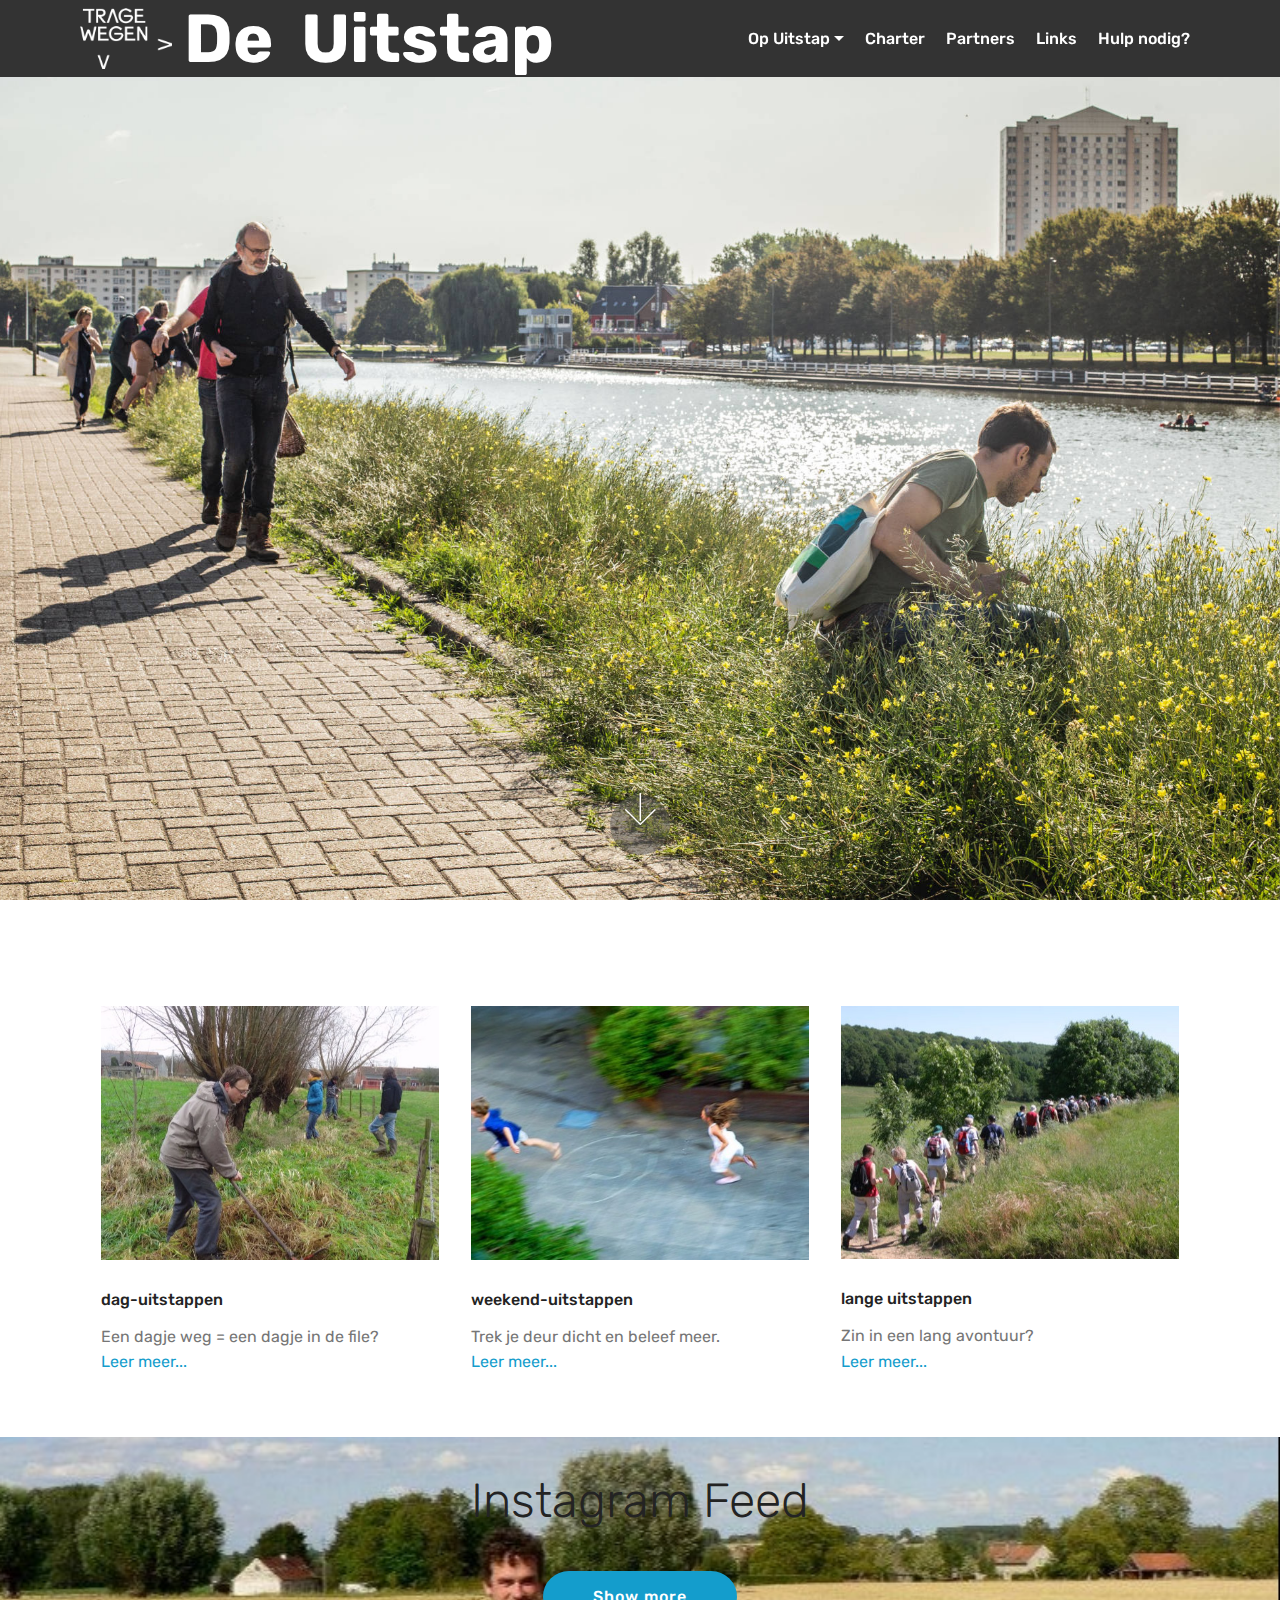
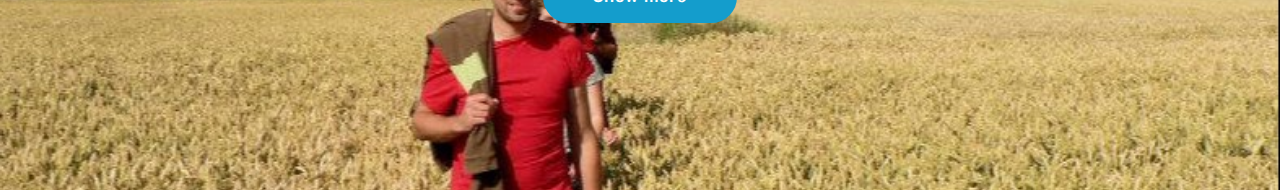
<file: index.html>
<!DOCTYPE html>
<html  >
<head>
  <!-- Site made with Mobirise Website Builder v4.11.6, https://mobirise.com -->
  <meta charset="UTF-8">
  <meta http-equiv="X-UA-Compatible" content="IE=edge">
  <meta name="generator" content="Mobirise v4.11.6, mobirise.com">
  <meta name="viewport" content="width=device-width, initial-scale=1, minimum-scale=1">
  <link rel="shortcut icon" href="assets/images/logometpijltjes-wit-1-122x81.png" type="image/x-icon">
  <meta name="description" content="">
  
  <title>Home</title>
  <link rel="stylesheet" href="assets/web/assets/mobirise-icons/mobirise-icons.css">
  <link rel="stylesheet" href="assets/bootstrap/css/bootstrap.min.css">
  <link rel="stylesheet" href="assets/bootstrap/css/bootstrap-grid.min.css">
  <link rel="stylesheet" href="assets/bootstrap/css/bootstrap-reboot.min.css">
  <link rel="stylesheet" href="assets/tether/tether.min.css">
  <link rel="stylesheet" href="assets/dropdown/css/style.css">
  <link rel="stylesheet" href="assets/style.css">
  <link rel="stylesheet" href="assets/slick.css">
  <link rel="stylesheet" href="assets/theme/css/style.css">
  <link rel="preload" as="style" href="assets/mobirise/css/mbr-additional.css"><link rel="stylesheet" href="assets/mobirise/css/mbr-additional.css" type="text/css">
  
  
  
</head>
<body>
  <section class="menu cid-qTkzRZLJNu" once="menu" id="menu1-0">

    

    <nav class="navbar navbar-expand beta-menu navbar-dropdown align-items-center navbar-fixed-top navbar-toggleable-sm">
        <button class="navbar-toggler navbar-toggler-right" type="button" data-toggle="collapse" data-target="#navbarSupportedContent" aria-controls="navbarSupportedContent" aria-expanded="false" aria-label="Toggle navigation">
            <div class="hamburger">
                <span></span>
                <span></span>
                <span></span>
                <span></span>
            </div>
        </button>
        <div class="menu-logo">
            <div class="navbar-brand">
                <span class="navbar-logo">
                    <a href="https://www.tragewegen.be">
                         <img src="assets/images/logometpijltjes-wit-1-122x81.png" alt="trage wegen" title="" style="height: 3.8rem;">
                    </a>
                </span>
                <span class="navbar-caption-wrap"><a class="navbar-caption text-white display-1" href="index.html">De &nbsp;Uitstap</a></span>
            </div>
        </div>
        <div class="collapse navbar-collapse" id="navbarSupportedContent">
            <ul class="navbar-nav nav-dropdown nav-right" data-app-modern-menu="true"><li class="nav-item dropdown">
                    <a class="nav-link link text-white dropdown-toggle display-4" href="page1.html" data-toggle="dropdown-submenu" aria-expanded="true">Op Uitstap</a><div class="dropdown-menu"><a class="text-white dropdown-item display-4" href="daguitstappen.html">dag-uitstappen</a><a class="text-white dropdown-item display-4" href="weekenduitstappen.html">weekend-uitstappen</a><a class="text-white dropdown-item display-4" href="langereuitstappen.html">langere-uitstappen</a></div>
                </li><li class="nav-item"><a class="nav-link link text-white display-4" href="charter.html">Charter</a></li><li class="nav-item"><a class="nav-link link text-white display-4" href="partners.html">Partners</a></li><li class="nav-item"><a class="nav-link link text-white display-4" href="links.html">
                        
                        Links</a></li><li class="nav-item"><a class="nav-link link text-white display-4" href="https://mobirise.com">
                        
                        Hulp nodig?</a></li></ul>
            
        </div>
    </nav>
</section>

<section class="engine"><a href="https://mobirise.info/e">make your own site</a></section><section class="cid-qTkA127IK8 mbr-fullscreen mbr-parallax-background" id="header2-1">

    

    

    <div class="container align-center">
        <div class="row justify-content-md-center">
            <div class="mbr-white col-md-10">
                
                
                
                
            </div>
        </div>
    </div>
    <div class="mbr-arrow hidden-sm-down" aria-hidden="true">
        <a href="#next">
            <i class="mbri-down mbr-iconfont"></i>
        </a>
    </div>
</section>

<section class="features2 cid-rKUZ1COiR4" id="features2-4">

    

    
    
    <div class="container">
        <div class="media-container-row">
            <div class="card p-3 col-12 col-md-6 col-lg-4">
                <div class="card-wrapper">
                    <div class="card-img">
                        <img src="assets/images/dsc06228-676x507.jpeg" alt="Mobirise" title="">
                    </div>
                    <div class="card-box">
                        <h4 class="card-title pb-3 mbr-fonts-style display-7">
                            dag-uitstappen</h4>
                        <p class="mbr-text mbr-fonts-style display-7">
                            Een dagje weg = een dagje in de file?<br><a href="daguitstappen.html">Leer meer...</a>
                        </p>
                    </div>
                </div>
            </div>

            <div class="card p-3 col-12 col-md-6 col-lg-4">
                <div class="card-wrapper">
                    <div class="card-img">
                        <img src="assets/images/binnenkadijk-1-676x450.jpeg" alt="Mobirise" title="">
                    </div>
                    <div class="card-box ">
                        <h4 class="card-title pb-3 mbr-fonts-style display-7">
                            weekend-uitstappen</h4>
                        <p class="mbr-text mbr-fonts-style display-7">Trek je deur dicht en beleef meer.<br><a href="weekenduitstappen.html">Leer meer...</a>
                        </p>
                    </div>
                </div>
            </div>

            <div class="card p-3 col-12 col-md-6 col-lg-4">
                <div class="card-wrapper">
                    <div class="card-img">
                        <img src="assets/images/img-7910-676x451.jpeg" alt="Mobirise" title="">
                    </div>
                    <div class="card-box">
                        <h4 class="card-title pb-3 mbr-fonts-style display-7">
                            lange uitstappen</h4>
                        <p class="mbr-text mbr-fonts-style display-7">
                            Zin in een lang avontuur?<br><a href="langereuitstappen.html">Leer meer...</a>
                        </p>
                    </div>
                </div>
            </div>

            
        </div>
    </div>
</section>

<section class="mbr-instagram-feed" data-rows="2" data-per-row-slider="" data-spacing="5" data-full-width="" data-token="" data-per-row-grid="6" id="instagram-feed-block-j" data-rv-view="183" style="background-image: url(assets/images/tw-klein441-787x590.jpeg); padding-top: 40px; padding-bottom: 160px;">
    
    <div class="container container_toggle">
        <div class="row">
            <div class="col">
                <div class="inst">
                    <h1 class="inst__title align-center mbr-fonts-style display-2">Instagram Feed</h1>
                    <div class="inst__content"></div>
                    <div class="inst__more mbr-section-btn align-center" buttons="0"><a class="btn btn-md btn-primary display-4" href="#">Show more</a></div>
                </div>
            </div>
        </div>
    </div>
</section>


  <script src="assets/web/assets/jquery/jquery.min.js"></script>
  <script src="assets/popper/popper.min.js"></script>
  <script src="assets/bootstrap/js/bootstrap.min.js"></script>
  <script src="assets/tether/tether.min.js"></script>
  <script src="assets/dropdown/js/nav-dropdown.js"></script>
  <script src="assets/dropdown/js/navbar-dropdown.js"></script>
  <script src="assets/touchswipe/jquery.touch-swipe.min.js"></script>
  <script src="assets/parallax/jarallax.min.js"></script>
  <script src="assets/smoothscroll/smooth-scroll.js"></script>
  <script src="assets/index.js"></script>
  <script src="assets/slick.min.js"></script>
  <script src="assets/theme/js/script.js"></script>
  
  
</body>
</html>
</file>
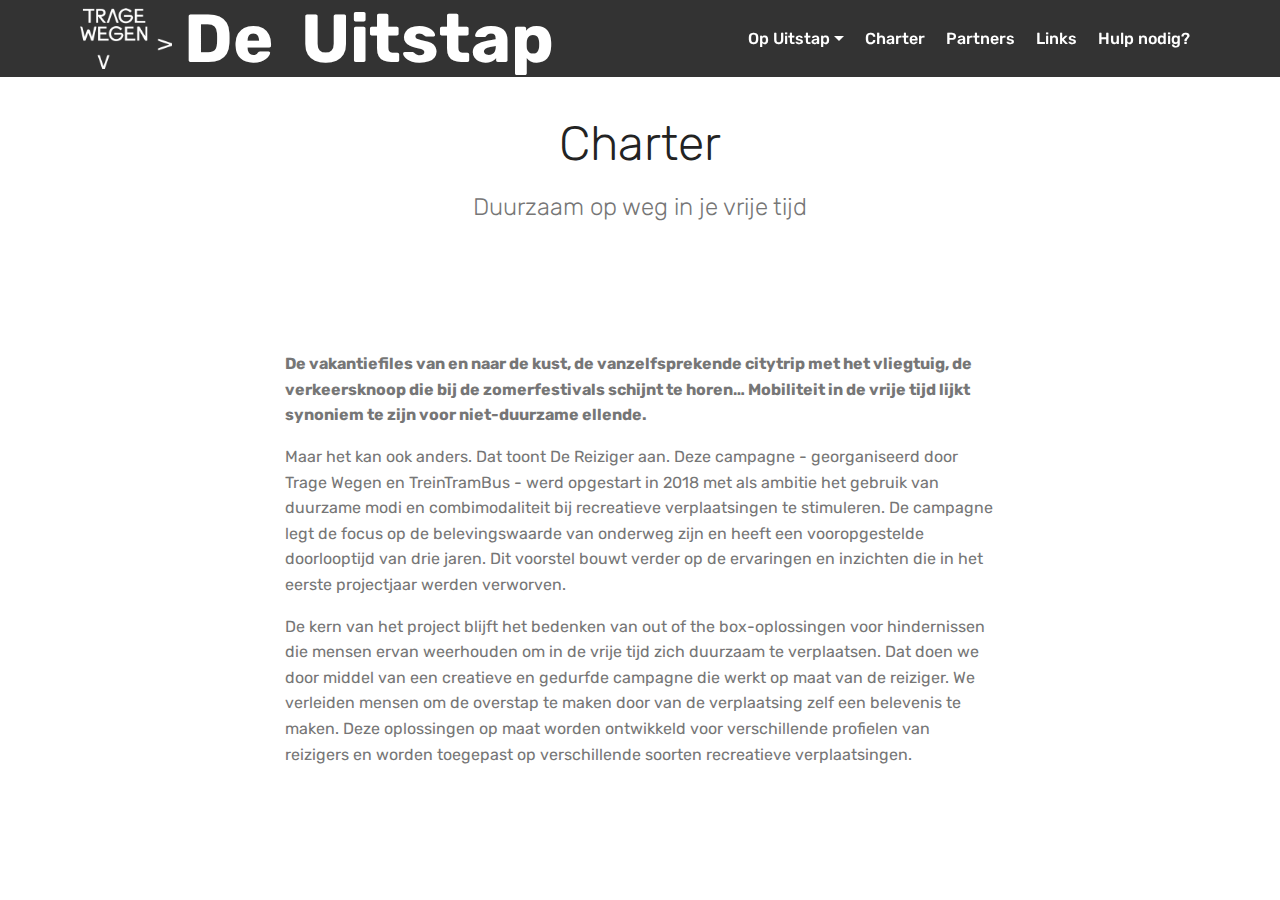
<file: charter.html>
<!DOCTYPE html>
<html  >
<head>
  <!-- Site made with Mobirise Website Builder v4.11.6, https://mobirise.com -->
  <meta charset="UTF-8">
  <meta http-equiv="X-UA-Compatible" content="IE=edge">
  <meta name="generator" content="Mobirise v4.11.6, mobirise.com">
  <meta name="viewport" content="width=device-width, initial-scale=1, minimum-scale=1">
  <link rel="shortcut icon" href="assets/images/logometpijltjes-wit-1-122x81.png" type="image/x-icon">
  <meta name="description" content="Site Creator Description">
  
  <title>charter</title>
  <link rel="stylesheet" href="assets/web/assets/mobirise-icons/mobirise-icons.css">
  <link rel="stylesheet" href="assets/bootstrap/css/bootstrap.min.css">
  <link rel="stylesheet" href="assets/bootstrap/css/bootstrap-grid.min.css">
  <link rel="stylesheet" href="assets/bootstrap/css/bootstrap-reboot.min.css">
  <link rel="stylesheet" href="assets/tether/tether.min.css">
  <link rel="stylesheet" href="assets/dropdown/css/style.css">
  <link rel="stylesheet" href="assets/theme/css/style.css">
  <link rel="preload" as="style" href="assets/mobirise/css/mbr-additional.css"><link rel="stylesheet" href="assets/mobirise/css/mbr-additional.css" type="text/css">
  
  
  
</head>
<body>
  <section class="menu cid-qTkzRZLJNu" once="menu" id="menu1-9">

    

    <nav class="navbar navbar-expand beta-menu navbar-dropdown align-items-center navbar-fixed-top navbar-toggleable-sm">
        <button class="navbar-toggler navbar-toggler-right" type="button" data-toggle="collapse" data-target="#navbarSupportedContent" aria-controls="navbarSupportedContent" aria-expanded="false" aria-label="Toggle navigation">
            <div class="hamburger">
                <span></span>
                <span></span>
                <span></span>
                <span></span>
            </div>
        </button>
        <div class="menu-logo">
            <div class="navbar-brand">
                <span class="navbar-logo">
                    <a href="https://www.tragewegen.be">
                         <img src="assets/images/logometpijltjes-wit-1-122x81.png" alt="trage wegen" title="" style="height: 3.8rem;">
                    </a>
                </span>
                <span class="navbar-caption-wrap"><a class="navbar-caption text-white display-1" href="index.html">De &nbsp;Uitstap</a></span>
            </div>
        </div>
        <div class="collapse navbar-collapse" id="navbarSupportedContent">
            <ul class="navbar-nav nav-dropdown nav-right" data-app-modern-menu="true"><li class="nav-item dropdown">
                    <a class="nav-link link text-white dropdown-toggle display-4" href="page1.html" data-toggle="dropdown-submenu" aria-expanded="true">Op Uitstap</a><div class="dropdown-menu"><a class="text-white dropdown-item display-4" href="daguitstappen.html">dag-uitstappen</a><a class="text-white dropdown-item display-4" href="weekenduitstappen.html">weekend-uitstappen</a><a class="text-white dropdown-item display-4" href="langereuitstappen.html">langere-uitstappen</a></div>
                </li><li class="nav-item"><a class="nav-link link text-white display-4" href="charter.html">Charter</a></li><li class="nav-item"><a class="nav-link link text-white display-4" href="partners.html">Partners</a></li><li class="nav-item"><a class="nav-link link text-white display-4" href="links.html">
                        
                        Links</a></li><li class="nav-item"><a class="nav-link link text-white display-4" href="https://mobirise.com">
                        
                        Hulp nodig?</a></li></ul>
            
        </div>
    </nav>
</section>

<section class="engine"><a href="https://mobirise.info/n">free simple website templates</a></section><section class="mbr-section content4 cid-rL084QBcSx" id="content4-s">

    

    <div class="container">
        <div class="media-container-row">
            <div class="title col-12 col-md-8">
                <h2 class="align-center pb-3 mbr-fonts-style display-2">
                    Charter</h2>
                <h3 class="mbr-section-subtitle align-center mbr-light mbr-fonts-style display-5">Duurzaam op weg in je vrije tijd</h3>
                
            </div>
        </div>
    </div>
</section>

<section class="mbr-section article content1 cid-rL08Bm33nG" id="content1-u">
    
     

    <div class="container">
        <div class="media-container-row">
            <div class="mbr-text col-12 mbr-fonts-style display-7 col-md-8"><p><strong>De vakantiefiles van en naar de kust, de vanzelfsprekende citytrip met het vliegtuig, de verkeersknoop die bij de zomerfestivals schijnt te horen… Mobiliteit in de vrije tijd lijkt synoniem te zijn voor niet-duurzame ellende.
</strong></p><p>Maar het kan ook anders. Dat toont De Reiziger aan. Deze campagne - georganiseerd door Trage Wegen en TreinTramBus - werd opgestart in 2018 met als ambitie het gebruik van duurzame modi en combimodaliteit bij recreatieve verplaatsingen te stimuleren. De campagne legt de focus op de belevingswaarde van onderweg zijn en heeft een vooropgestelde doorlooptijd van drie jaren. Dit voorstel bouwt verder op de ervaringen en inzichten die in het eerste projectjaar werden verworven. 
</p><p>
<span style="font-size: 1rem;">De kern van het project blijft het bedenken van out of the box-oplossingen voor hindernissen die mensen ervan weerhouden om in de vrije tijd zich duurzaam te verplaatsen. Dat doen we door middel van een creatieve en gedurfde campagne die werkt op maat van de reiziger. We verleiden mensen om de overstap te maken door van de verplaatsing zelf een belevenis te maken. Deze oplossingen op maat worden ontwikkeld voor verschillende profielen van reizigers en worden toegepast op verschillende soorten recreatieve verplaatsingen.&nbsp;</span></p></div>
        </div>
    </div>
</section>


  <script src="assets/web/assets/jquery/jquery.min.js"></script>
  <script src="assets/popper/popper.min.js"></script>
  <script src="assets/bootstrap/js/bootstrap.min.js"></script>
  <script src="assets/tether/tether.min.js"></script>
  <script src="assets/smoothscroll/smooth-scroll.js"></script>
  <script src="assets/dropdown/js/nav-dropdown.js"></script>
  <script src="assets/dropdown/js/navbar-dropdown.js"></script>
  <script src="assets/touchswipe/jquery.touch-swipe.min.js"></script>
  <script src="assets/theme/js/script.js"></script>
  
  
</body>
</html>
</file>
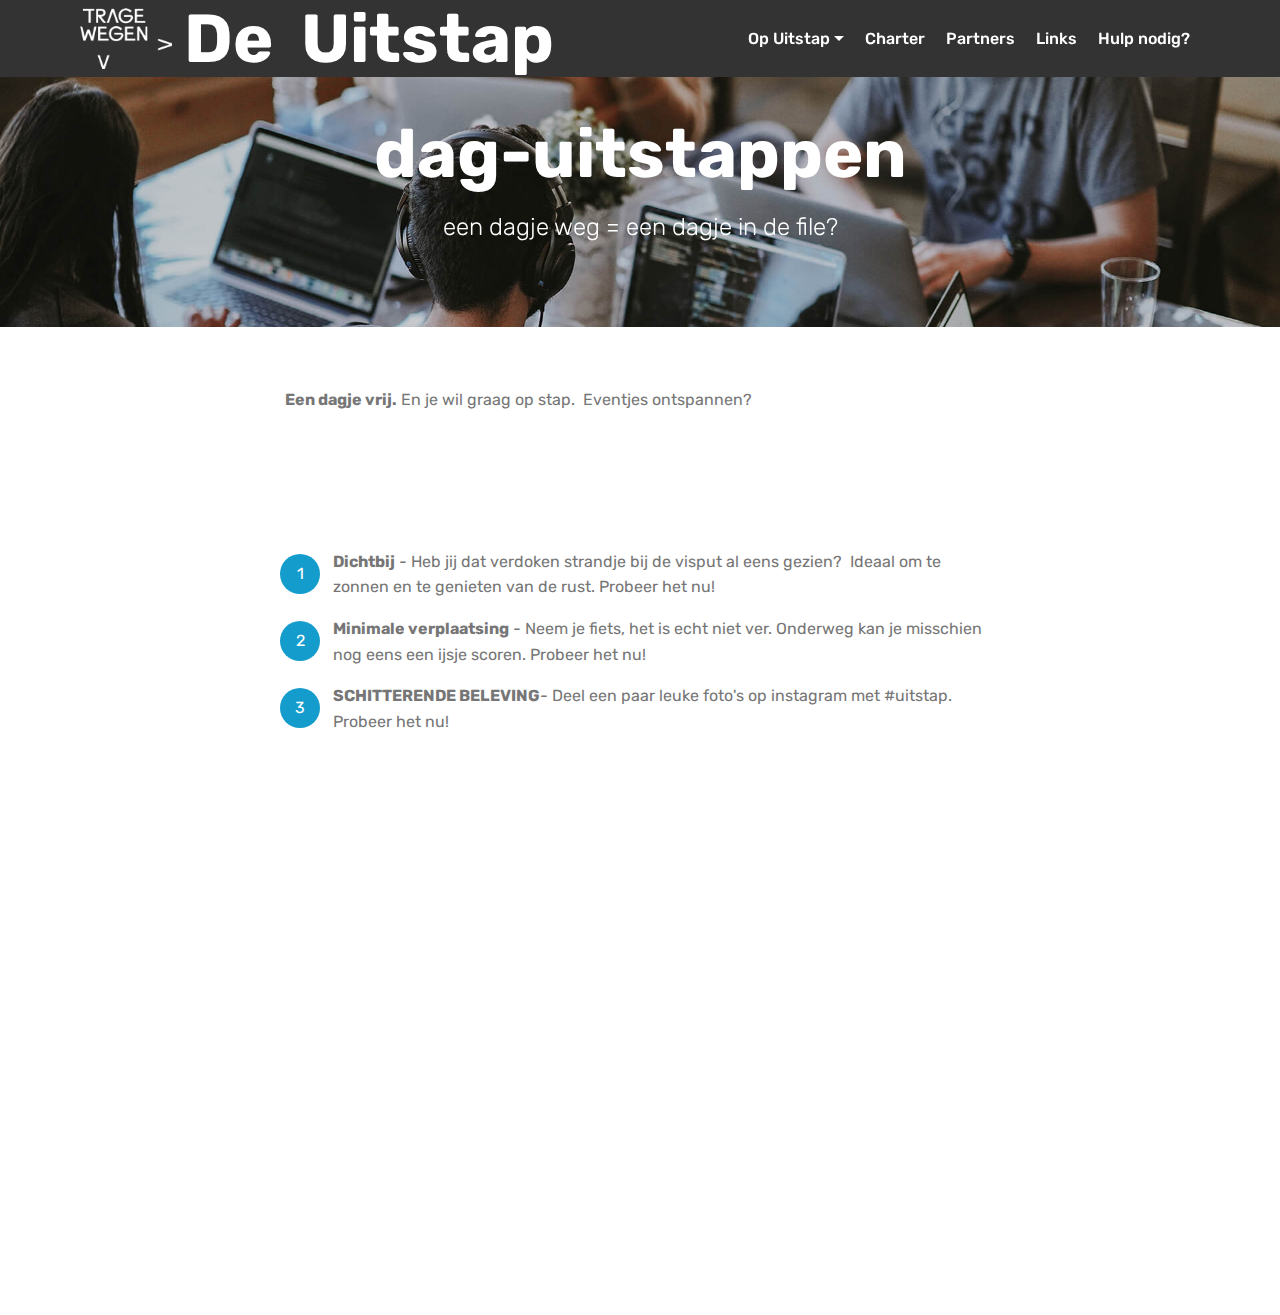
<file: daguitstappen.html>
<!DOCTYPE html>
<html  >
<head>
  <!-- Site made with Mobirise Website Builder v4.11.6, https://mobirise.com -->
  <meta charset="UTF-8">
  <meta http-equiv="X-UA-Compatible" content="IE=edge">
  <meta name="generator" content="Mobirise v4.11.6, mobirise.com">
  <meta name="viewport" content="width=device-width, initial-scale=1, minimum-scale=1">
  <link rel="shortcut icon" href="assets/images/logometpijltjes-wit-1-122x81.png" type="image/x-icon">
  <meta name="description" content="Website Generator Description">
  
  <title>daguitstappen</title>
  <link rel="stylesheet" href="assets/web/assets/mobirise-icons/mobirise-icons.css">
  <link rel="stylesheet" href="assets/bootstrap/css/bootstrap.min.css">
  <link rel="stylesheet" href="assets/bootstrap/css/bootstrap-grid.min.css">
  <link rel="stylesheet" href="assets/bootstrap/css/bootstrap-reboot.min.css">
  <link rel="stylesheet" href="assets/tether/tether.min.css">
  <link rel="stylesheet" href="assets/dropdown/css/style.css">
  <link rel="stylesheet" href="assets/theme/css/style.css">
  <link rel="preload" as="style" href="assets/mobirise/css/mbr-additional.css"><link rel="stylesheet" href="assets/mobirise/css/mbr-additional.css" type="text/css">
  
  
  
</head>
<body>
  <section class="menu cid-qTkzRZLJNu" once="menu" id="menu1-5">

    

    <nav class="navbar navbar-expand beta-menu navbar-dropdown align-items-center navbar-fixed-top navbar-toggleable-sm">
        <button class="navbar-toggler navbar-toggler-right" type="button" data-toggle="collapse" data-target="#navbarSupportedContent" aria-controls="navbarSupportedContent" aria-expanded="false" aria-label="Toggle navigation">
            <div class="hamburger">
                <span></span>
                <span></span>
                <span></span>
                <span></span>
            </div>
        </button>
        <div class="menu-logo">
            <div class="navbar-brand">
                <span class="navbar-logo">
                    <a href="https://www.tragewegen.be">
                         <img src="assets/images/logometpijltjes-wit-1-122x81.png" alt="trage wegen" title="" style="height: 3.8rem;">
                    </a>
                </span>
                <span class="navbar-caption-wrap"><a class="navbar-caption text-white display-1" href="index.html">De &nbsp;Uitstap</a></span>
            </div>
        </div>
        <div class="collapse navbar-collapse" id="navbarSupportedContent">
            <ul class="navbar-nav nav-dropdown nav-right" data-app-modern-menu="true"><li class="nav-item dropdown open">
                    <a class="nav-link link text-white dropdown-toggle display-4" href="page1.html" data-toggle="dropdown-submenu" aria-expanded="true">Op Uitstap</a><div class="dropdown-menu"><a class="text-white dropdown-item display-4" href="daguitstappen.html">dag-uitstappen</a><a class="text-white dropdown-item display-4" href="weekenduitstappen.html">weekend-uitstappen</a><a class="text-white dropdown-item display-4" href="langereuitstappen.html">langere-uitstappen</a></div>
                </li><li class="nav-item"><a class="nav-link link text-white display-4" href="charter.html">Charter</a></li><li class="nav-item"><a class="nav-link link text-white display-4" href="partners.html">Partners</a></li><li class="nav-item"><a class="nav-link link text-white display-4" href="links.html">
                        
                        Links</a></li><li class="nav-item"><a class="nav-link link text-white display-4" href="https://mobirise.com">
                        
                        Hulp nodig?</a></li></ul>
            
        </div>
    </nav>
</section>

<section class="engine"><a href="https://mobirise.info/w">html5 templates</a></section><section class="mbr-section content5 cid-rKV2sbfVD9 mbr-parallax-background" id="content5-b">

    

    

    <div class="container">
        <div class="media-container-row">
            <div class="title col-12 col-md-8">
                <h2 class="align-center mbr-bold mbr-white pb-3 mbr-fonts-style display-1">
                    dag-uitstappen</h2>
                <h3 class="mbr-section-subtitle align-center mbr-light mbr-white pb-3 mbr-fonts-style display-5">een dagje weg = een dagje in de file?</h3>
                
                
            </div>
        </div>
    </div>
</section>

<section class="mbr-section article content1 cid-rKV2E8pR6F" id="content1-c">
    
     

    <div class="container">
        <div class="media-container-row">
            <div class="mbr-text col-12 mbr-fonts-style display-7 col-md-8"><p>
                <strong> Een dagje vrij.</strong>&nbsp;En je wil graag op stap. &nbsp;Eventjes ontspannen?</p></div>
        </div>
    </div>
</section>

<section class="mbr-section article content11 cid-rKV387RUzR" id="content11-d">
     

    <div class="container">
        <div class="media-container-row">
            <div class="mbr-text counter-container col-12 col-md-8 mbr-fonts-style display-7">
                <ol>
                    <li><strong>Dichtbij</strong> - Heb jij dat verdoken strandje bij de visput al eens gezien? &nbsp;Ideaal om te zonnen en te genieten van de rust. Probeer het nu!</li>
                    <li><strong>Minimale verplaatsing</strong>&nbsp;- Neem je fiets, het is echt niet ver. Onderweg kan je misschien nog eens een ijsje scoren. Probeer het nu!</li>
                    <li><strong>SCHITTERENDE BELEVING</strong>- Deel een paar leuke foto's op instagram met #uitstap. Probeer het nu!</li>
                </ol>
            </div>
        </div>
    </div>
</section>

<section class="map2 cid-rKZVgj9tQA" id="map2-f">

    

    <div class="container">
        <div class="media-container-row">
            <div class="col-md-8">
                <div class="google-map"><iframe frameborder="0" style="border:0" src="https://qgiscloud.com/tragewegen/buurtwegopzoeken_qgiscloud/?" allowfullscreen=""></iframe></div>
        </div>
    </div>
</div></section>


  <script src="assets/web/assets/jquery/jquery.min.js"></script>
  <script src="assets/popper/popper.min.js"></script>
  <script src="assets/bootstrap/js/bootstrap.min.js"></script>
  <script src="assets/tether/tether.min.js"></script>
  <script src="assets/smoothscroll/smooth-scroll.js"></script>
  <script src="assets/dropdown/js/nav-dropdown.js"></script>
  <script src="assets/dropdown/js/navbar-dropdown.js"></script>
  <script src="assets/touchswipe/jquery.touch-swipe.min.js"></script>
  <script src="assets/parallax/jarallax.min.js"></script>
  <script src="assets/theme/js/script.js"></script>
  
  
</body>
</html>
</file>
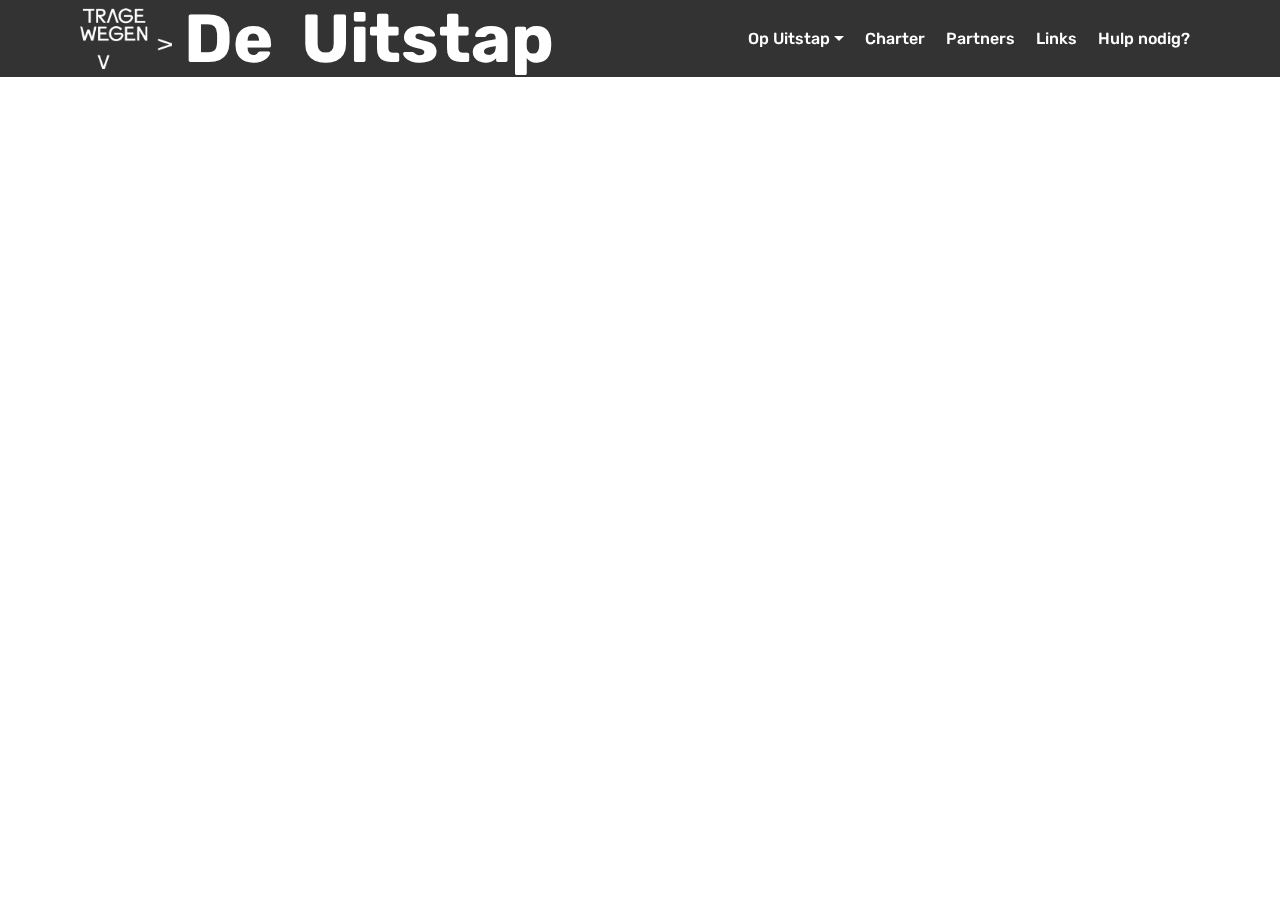
<file: langereuitstappen.html>
<!DOCTYPE html>
<html  >
<head>
  <!-- Site made with Mobirise Website Builder v4.11.6, https://mobirise.com -->
  <meta charset="UTF-8">
  <meta http-equiv="X-UA-Compatible" content="IE=edge">
  <meta name="generator" content="Mobirise v4.11.6, mobirise.com">
  <meta name="viewport" content="width=device-width, initial-scale=1, minimum-scale=1">
  <link rel="shortcut icon" href="assets/images/logometpijltjes-wit-1-122x81.png" type="image/x-icon">
  <meta name="description" content="Web Page Builder Description">
  
  <title>langereuitstappen</title>
  <link rel="stylesheet" href="assets/web/assets/mobirise-icons/mobirise-icons.css">
  <link rel="stylesheet" href="assets/bootstrap/css/bootstrap.min.css">
  <link rel="stylesheet" href="assets/bootstrap/css/bootstrap-grid.min.css">
  <link rel="stylesheet" href="assets/bootstrap/css/bootstrap-reboot.min.css">
  <link rel="stylesheet" href="assets/tether/tether.min.css">
  <link rel="stylesheet" href="assets/dropdown/css/style.css">
  <link rel="stylesheet" href="assets/theme/css/style.css">
  <link rel="preload" as="style" href="assets/mobirise/css/mbr-additional.css"><link rel="stylesheet" href="assets/mobirise/css/mbr-additional.css" type="text/css">
  
  
  
</head>
<body>
  <section class="menu cid-qTkzRZLJNu" once="menu" id="menu1-7">

    

    <nav class="navbar navbar-expand beta-menu navbar-dropdown align-items-center navbar-fixed-top navbar-toggleable-sm">
        <button class="navbar-toggler navbar-toggler-right" type="button" data-toggle="collapse" data-target="#navbarSupportedContent" aria-controls="navbarSupportedContent" aria-expanded="false" aria-label="Toggle navigation">
            <div class="hamburger">
                <span></span>
                <span></span>
                <span></span>
                <span></span>
            </div>
        </button>
        <div class="menu-logo">
            <div class="navbar-brand">
                <span class="navbar-logo">
                    <a href="https://www.tragewegen.be">
                         <img src="assets/images/logometpijltjes-wit-1-122x81.png" alt="trage wegen" title="" style="height: 3.8rem;">
                    </a>
                </span>
                <span class="navbar-caption-wrap"><a class="navbar-caption text-white display-1" href="index.html">De &nbsp;Uitstap</a></span>
            </div>
        </div>
        <div class="collapse navbar-collapse" id="navbarSupportedContent">
            <ul class="navbar-nav nav-dropdown nav-right" data-app-modern-menu="true"><li class="nav-item dropdown open">
                    <a class="nav-link link text-white dropdown-toggle display-4" href="page1.html" data-toggle="dropdown-submenu" aria-expanded="true">Op Uitstap</a><div class="dropdown-menu"><a class="text-white dropdown-item display-4" href="daguitstappen.html">dag-uitstappen</a><a class="text-white dropdown-item display-4" href="weekenduitstappen.html">weekend-uitstappen</a><a class="text-white dropdown-item display-4" href="langereuitstappen.html">langere-uitstappen</a></div>
                </li><li class="nav-item"><a class="nav-link link text-white display-4" href="charter.html">Charter</a></li><li class="nav-item"><a class="nav-link link text-white display-4" href="partners.html">Partners</a></li><li class="nav-item"><a class="nav-link link text-white display-4" href="links.html">
                        
                        Links</a></li><li class="nav-item"><a class="nav-link link text-white display-4" href="https://mobirise.com">
                        
                        Hulp nodig?</a></li></ul>
            
        </div>
    </nav>
</section>


  <section class="engine"><a href="https://mobirise.info/h">how to create a web page</a></section><script src="assets/web/assets/jquery/jquery.min.js"></script>
  <script src="assets/popper/popper.min.js"></script>
  <script src="assets/bootstrap/js/bootstrap.min.js"></script>
  <script src="assets/tether/tether.min.js"></script>
  <script src="assets/smoothscroll/smooth-scroll.js"></script>
  <script src="assets/dropdown/js/nav-dropdown.js"></script>
  <script src="assets/dropdown/js/navbar-dropdown.js"></script>
  <script src="assets/touchswipe/jquery.touch-swipe.min.js"></script>
  <script src="assets/theme/js/script.js"></script>
  
  
</body>
</html>
</file>
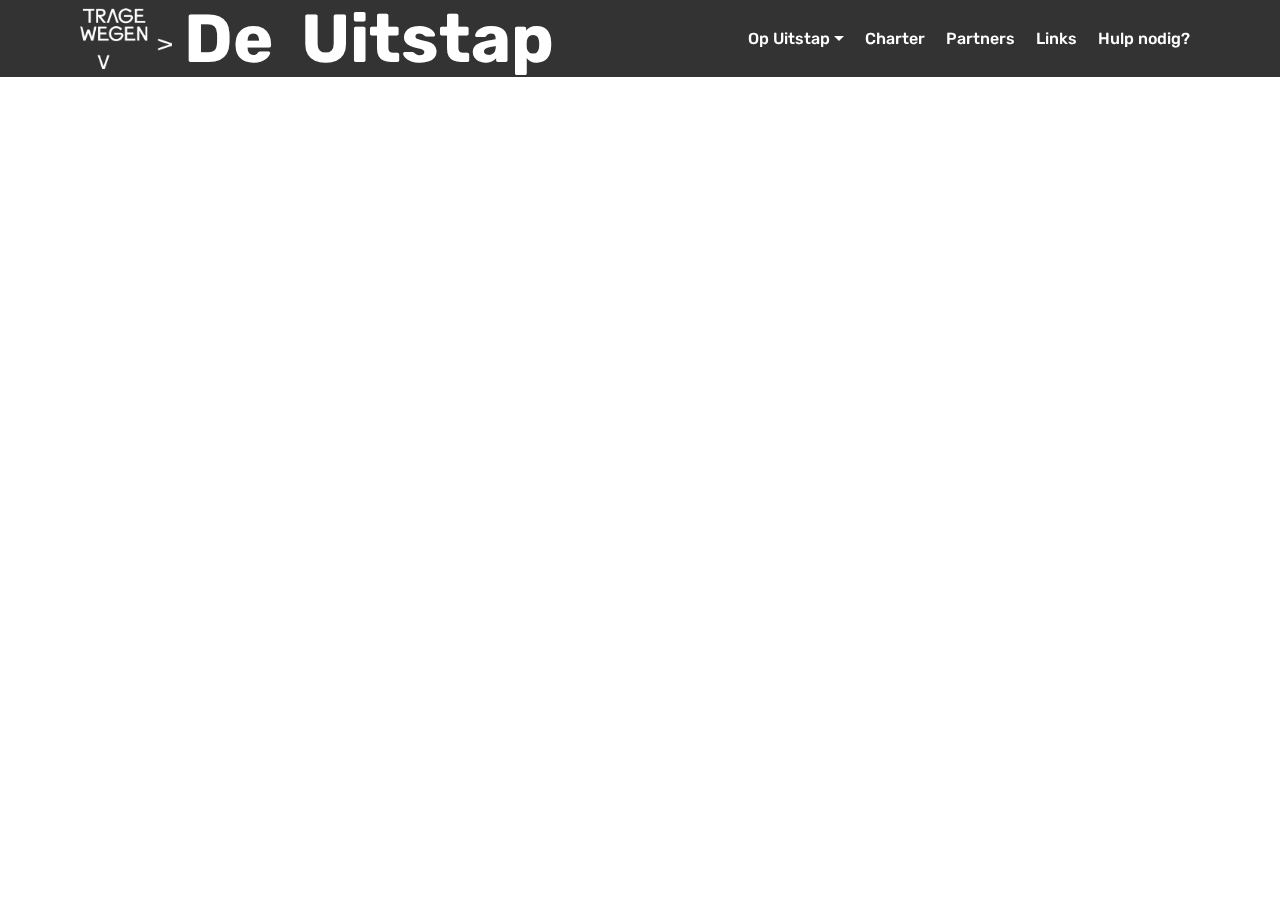
<file: links.html>
<!DOCTYPE html>
<html  >
<head>
  <!-- Site made with Mobirise Website Builder v4.11.6, https://mobirise.com -->
  <meta charset="UTF-8">
  <meta http-equiv="X-UA-Compatible" content="IE=edge">
  <meta name="generator" content="Mobirise v4.11.6, mobirise.com">
  <meta name="viewport" content="width=device-width, initial-scale=1, minimum-scale=1">
  <link rel="shortcut icon" href="assets/images/logometpijltjes-wit-1-122x81.png" type="image/x-icon">
  <meta name="description" content="Website Generator Description">
  
  <title>links</title>
  <link rel="stylesheet" href="assets/web/assets/mobirise-icons/mobirise-icons.css">
  <link rel="stylesheet" href="assets/bootstrap/css/bootstrap.min.css">
  <link rel="stylesheet" href="assets/bootstrap/css/bootstrap-grid.min.css">
  <link rel="stylesheet" href="assets/bootstrap/css/bootstrap-reboot.min.css">
  <link rel="stylesheet" href="assets/tether/tether.min.css">
  <link rel="stylesheet" href="assets/dropdown/css/style.css">
  <link rel="stylesheet" href="assets/theme/css/style.css">
  <link rel="preload" as="style" href="assets/mobirise/css/mbr-additional.css"><link rel="stylesheet" href="assets/mobirise/css/mbr-additional.css" type="text/css">
  
  
  
</head>
<body>
  <section class="menu cid-qTkzRZLJNu" once="menu" id="menu1-8">

    

    <nav class="navbar navbar-expand beta-menu navbar-dropdown align-items-center navbar-fixed-top navbar-toggleable-sm">
        <button class="navbar-toggler navbar-toggler-right" type="button" data-toggle="collapse" data-target="#navbarSupportedContent" aria-controls="navbarSupportedContent" aria-expanded="false" aria-label="Toggle navigation">
            <div class="hamburger">
                <span></span>
                <span></span>
                <span></span>
                <span></span>
            </div>
        </button>
        <div class="menu-logo">
            <div class="navbar-brand">
                <span class="navbar-logo">
                    <a href="https://www.tragewegen.be">
                         <img src="assets/images/logometpijltjes-wit-1-122x81.png" alt="trage wegen" title="" style="height: 3.8rem;">
                    </a>
                </span>
                <span class="navbar-caption-wrap"><a class="navbar-caption text-white display-1" href="index.html">De &nbsp;Uitstap</a></span>
            </div>
        </div>
        <div class="collapse navbar-collapse" id="navbarSupportedContent">
            <ul class="navbar-nav nav-dropdown nav-right" data-app-modern-menu="true"><li class="nav-item dropdown open">
                    <a class="nav-link link text-white dropdown-toggle display-4" href="page1.html" data-toggle="dropdown-submenu" aria-expanded="true">Op Uitstap</a><div class="dropdown-menu"><a class="text-white dropdown-item display-4" href="daguitstappen.html">dag-uitstappen</a><a class="text-white dropdown-item display-4" href="weekenduitstappen.html">weekend-uitstappen</a><a class="text-white dropdown-item display-4" href="langereuitstappen.html">langere-uitstappen</a></div>
                </li><li class="nav-item"><a class="nav-link link text-white display-4" href="charter.html">Charter</a></li><li class="nav-item"><a class="nav-link link text-white display-4" href="partners.html">Partners</a></li><li class="nav-item"><a class="nav-link link text-white display-4" href="links.html">
                        
                        Links</a></li><li class="nav-item"><a class="nav-link link text-white display-4" href="https://mobirise.com">
                        
                        Hulp nodig?</a></li></ul>
            
        </div>
    </nav>
</section>


  <section class="engine"><a href="https://mobirise.info/w">html5 templates</a></section><script src="assets/web/assets/jquery/jquery.min.js"></script>
  <script src="assets/popper/popper.min.js"></script>
  <script src="assets/bootstrap/js/bootstrap.min.js"></script>
  <script src="assets/tether/tether.min.js"></script>
  <script src="assets/smoothscroll/smooth-scroll.js"></script>
  <script src="assets/dropdown/js/nav-dropdown.js"></script>
  <script src="assets/dropdown/js/navbar-dropdown.js"></script>
  <script src="assets/touchswipe/jquery.touch-swipe.min.js"></script>
  <script src="assets/theme/js/script.js"></script>
  
  
</body>
</html>
</file>
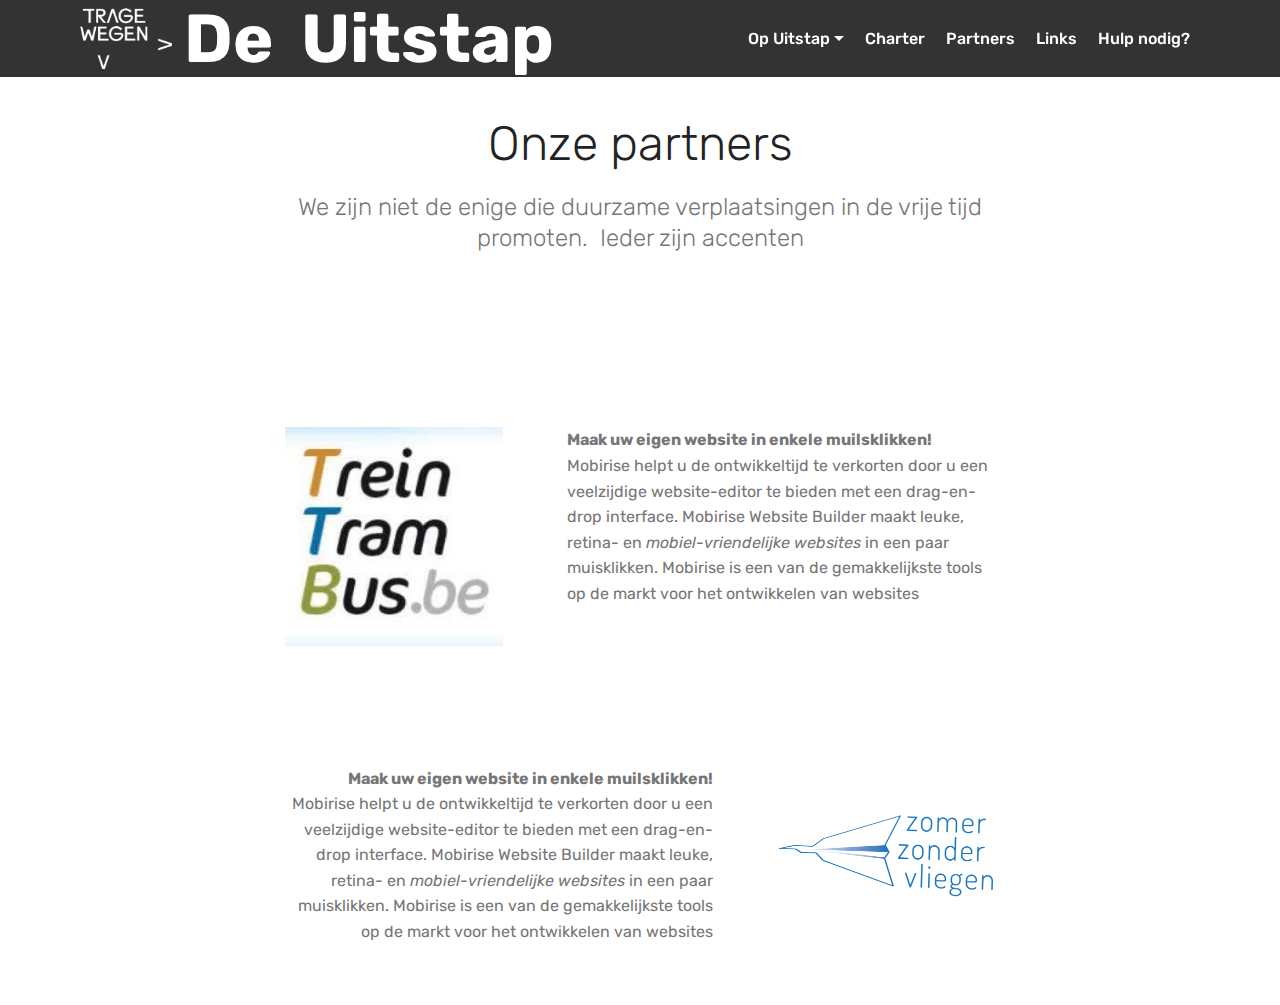
<file: partners.html>
<!DOCTYPE html>
<html  >
<head>
  <!-- Site made with Mobirise Website Builder v4.11.6, https://mobirise.com -->
  <meta charset="UTF-8">
  <meta http-equiv="X-UA-Compatible" content="IE=edge">
  <meta name="generator" content="Mobirise v4.11.6, mobirise.com">
  <meta name="viewport" content="width=device-width, initial-scale=1, minimum-scale=1">
  <link rel="shortcut icon" href="assets/images/logometpijltjes-wit-1-122x81.png" type="image/x-icon">
  <meta name="description" content="Website Builder Description">
  
  <title>partners</title>
  <link rel="stylesheet" href="assets/web/assets/mobirise-icons/mobirise-icons.css">
  <link rel="stylesheet" href="assets/bootstrap/css/bootstrap.min.css">
  <link rel="stylesheet" href="assets/bootstrap/css/bootstrap-grid.min.css">
  <link rel="stylesheet" href="assets/bootstrap/css/bootstrap-reboot.min.css">
  <link rel="stylesheet" href="assets/tether/tether.min.css">
  <link rel="stylesheet" href="assets/dropdown/css/style.css">
  <link rel="stylesheet" href="assets/theme/css/style.css">
  <link rel="preload" as="style" href="assets/mobirise/css/mbr-additional.css"><link rel="stylesheet" href="assets/mobirise/css/mbr-additional.css" type="text/css">
  
  
  
</head>
<body>
  <section class="menu cid-qTkzRZLJNu" once="menu" id="menu1-a">

    

    <nav class="navbar navbar-expand beta-menu navbar-dropdown align-items-center navbar-fixed-top navbar-toggleable-sm">
        <button class="navbar-toggler navbar-toggler-right" type="button" data-toggle="collapse" data-target="#navbarSupportedContent" aria-controls="navbarSupportedContent" aria-expanded="false" aria-label="Toggle navigation">
            <div class="hamburger">
                <span></span>
                <span></span>
                <span></span>
                <span></span>
            </div>
        </button>
        <div class="menu-logo">
            <div class="navbar-brand">
                <span class="navbar-logo">
                    <a href="https://www.tragewegen.be">
                         <img src="assets/images/logometpijltjes-wit-1-122x81.png" alt="trage wegen" title="" style="height: 3.8rem;">
                    </a>
                </span>
                <span class="navbar-caption-wrap"><a class="navbar-caption text-white display-1" href="index.html">De &nbsp;Uitstap</a></span>
            </div>
        </div>
        <div class="collapse navbar-collapse" id="navbarSupportedContent">
            <ul class="navbar-nav nav-dropdown nav-right" data-app-modern-menu="true"><li class="nav-item dropdown">
                    <a class="nav-link link text-white dropdown-toggle display-4" href="page1.html" data-toggle="dropdown-submenu" aria-expanded="true">Op Uitstap</a><div class="dropdown-menu"><a class="text-white dropdown-item display-4" href="daguitstappen.html">dag-uitstappen</a><a class="text-white dropdown-item display-4" href="weekenduitstappen.html">weekend-uitstappen</a><a class="text-white dropdown-item display-4" href="langereuitstappen.html">langere-uitstappen</a></div>
                </li><li class="nav-item"><a class="nav-link link text-white display-4" href="charter.html">Charter</a></li><li class="nav-item"><a class="nav-link link text-white display-4" href="partners.html">Partners</a></li><li class="nav-item"><a class="nav-link link text-white display-4" href="links.html">
                        
                        Links</a></li><li class="nav-item"><a class="nav-link link text-white display-4" href="https://mobirise.com">
                        
                        Hulp nodig?</a></li></ul>
            
        </div>
    </nav>
</section>

<section class="engine"><a href="https://mobirise.info/y">free html website templates</a></section><section class="mbr-section content4 cid-rL06twVpHA" id="content4-r">

    

    <div class="container">
        <div class="media-container-row">
            <div class="title col-12 col-md-8">
                <h2 class="align-center pb-3 mbr-fonts-style display-2">
                    Onze partners</h2>
                <h3 class="mbr-section-subtitle align-center mbr-light mbr-fonts-style display-5">
                    We zijn niet de enige die duurzame verplaatsingen in de vrije tijd promoten. &nbsp;Ieder zijn accenten</h3>
                
            </div>
        </div>
    </div>
</section>

<section class="mbr-section content6 cid-rL06fKslS2" id="content6-q">
    
     
    
    <div class="container">
        <div class="media-container-row">
            <div class="col-12 col-md-8">
                <div class="media-container-row">
                    <div class="mbr-figure" style="width: 60%;">
                      <a href="http://www.treintrambus.be/index.php" target="_blank"><img src="assets/images/ttb-logo-240x240.jpg" alt="Mobirise" title=""></a>  
                    </div>
                    <div class="media-content">
                        <div class="mbr-section-text">
                            <p class="mbr-text mb-0 mbr-fonts-style display-7">
                               <strong>Maak uw eigen website in enkele muilsklikken!</strong> Mobirise helpt u de ontwikkeltijd te verkorten door u een veelzijdige website-editor te bieden met een drag-en-drop interface. Mobirise Website Builder maakt leuke, retina- en <em>mobiel-vriendelijke websites</em> in een paar muisklikken. Mobirise is een van de gemakkelijkste tools  op de markt voor het ontwikkelen van websites
                            </p>
                        </div>
                    </div>
                </div>
            </div>
        </div>
    </div>
</section>

<section class="mbr-section content7 cid-rL06ed2jKY" id="content7-p">
          
    

    <div class="container">
        <div class="media-container-row">
            <div class="col-12 col-md-8">
                <div class="media-container-row">
                    <div class="media-content">
                        <div class="mbr-section-text">
                            <p class="mbr-text align-right mb-0 mbr-fonts-style display-7">
                               <strong>Maak uw eigen website in enkele muilsklikken!</strong> Mobirise helpt u de ontwikkeltijd te verkorten door u een veelzijdige website-editor te bieden met een drag-en-drop interface. Mobirise Website Builder maakt leuke, retina- en <em>mobiel-vriendelijke websites</em> in een paar muisklikken. Mobirise is een van de gemakkelijkste tools  op de markt voor het ontwikkelen van websites
                            </p>
                        </div>
                    </div>
                    <div class="mbr-figure" style="width: 60%;">
                     <a href="https://zomerzondervliegen.gentsmilieufront.be/" target="_blank"><img src="assets/images/zzv-logo-436x171.png" alt="Mobirise" title=""></a>  
                    </div>
                </div>
            </div>
        </div>
    </div>
</section>


  <script src="assets/web/assets/jquery/jquery.min.js"></script>
  <script src="assets/popper/popper.min.js"></script>
  <script src="assets/bootstrap/js/bootstrap.min.js"></script>
  <script src="assets/tether/tether.min.js"></script>
  <script src="assets/smoothscroll/smooth-scroll.js"></script>
  <script src="assets/dropdown/js/nav-dropdown.js"></script>
  <script src="assets/dropdown/js/navbar-dropdown.js"></script>
  <script src="assets/touchswipe/jquery.touch-swipe.min.js"></script>
  <script src="assets/theme/js/script.js"></script>
  
  
</body>
</html>
</file>
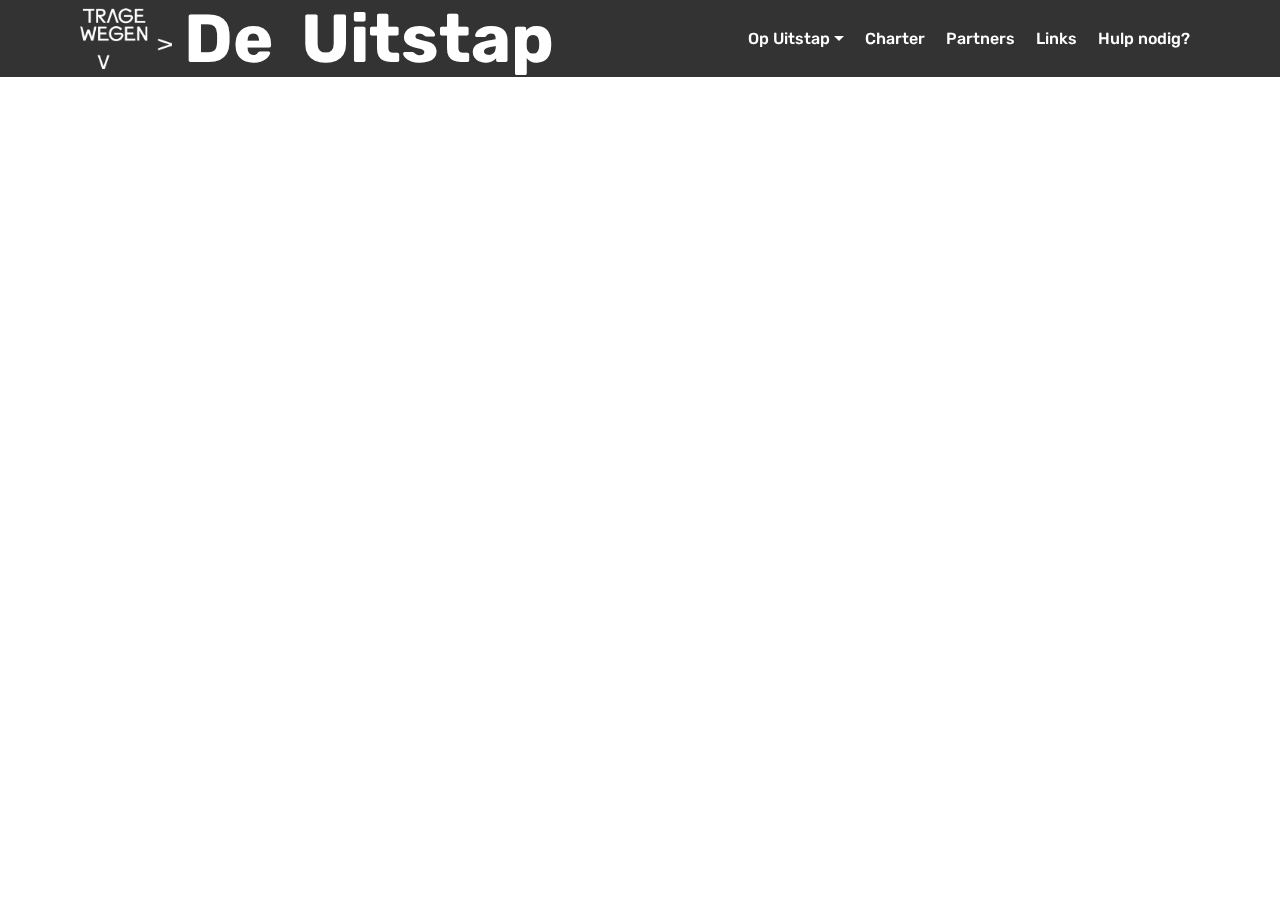
<file: weekenduitstappen.html>
<!DOCTYPE html>
<html  >
<head>
  <!-- Site made with Mobirise Website Builder v4.11.6, https://mobirise.com -->
  <meta charset="UTF-8">
  <meta http-equiv="X-UA-Compatible" content="IE=edge">
  <meta name="generator" content="Mobirise v4.11.6, mobirise.com">
  <meta name="viewport" content="width=device-width, initial-scale=1, minimum-scale=1">
  <link rel="shortcut icon" href="assets/images/logometpijltjes-wit-1-122x81.png" type="image/x-icon">
  <meta name="description" content="Website Builder Description">
  
  <title>weekenduitstappen</title>
  <link rel="stylesheet" href="assets/web/assets/mobirise-icons/mobirise-icons.css">
  <link rel="stylesheet" href="assets/bootstrap/css/bootstrap.min.css">
  <link rel="stylesheet" href="assets/bootstrap/css/bootstrap-grid.min.css">
  <link rel="stylesheet" href="assets/bootstrap/css/bootstrap-reboot.min.css">
  <link rel="stylesheet" href="assets/tether/tether.min.css">
  <link rel="stylesheet" href="assets/dropdown/css/style.css">
  <link rel="stylesheet" href="assets/theme/css/style.css">
  <link rel="preload" as="style" href="assets/mobirise/css/mbr-additional.css"><link rel="stylesheet" href="assets/mobirise/css/mbr-additional.css" type="text/css">
  
  
  
</head>
<body>
  <section class="menu cid-qTkzRZLJNu" once="menu" id="menu1-6">

    

    <nav class="navbar navbar-expand beta-menu navbar-dropdown align-items-center navbar-fixed-top navbar-toggleable-sm">
        <button class="navbar-toggler navbar-toggler-right" type="button" data-toggle="collapse" data-target="#navbarSupportedContent" aria-controls="navbarSupportedContent" aria-expanded="false" aria-label="Toggle navigation">
            <div class="hamburger">
                <span></span>
                <span></span>
                <span></span>
                <span></span>
            </div>
        </button>
        <div class="menu-logo">
            <div class="navbar-brand">
                <span class="navbar-logo">
                    <a href="https://www.tragewegen.be">
                         <img src="assets/images/logometpijltjes-wit-1-122x81.png" alt="trage wegen" title="" style="height: 3.8rem;">
                    </a>
                </span>
                <span class="navbar-caption-wrap"><a class="navbar-caption text-white display-1" href="index.html">De &nbsp;Uitstap</a></span>
            </div>
        </div>
        <div class="collapse navbar-collapse" id="navbarSupportedContent">
            <ul class="navbar-nav nav-dropdown nav-right" data-app-modern-menu="true"><li class="nav-item dropdown open">
                    <a class="nav-link link text-white dropdown-toggle display-4" href="page1.html" data-toggle="dropdown-submenu" aria-expanded="true">Op Uitstap</a><div class="dropdown-menu"><a class="text-white dropdown-item display-4" href="daguitstappen.html">dag-uitstappen</a><a class="text-white dropdown-item display-4" href="weekenduitstappen.html">weekend-uitstappen</a><a class="text-white dropdown-item display-4" href="langereuitstappen.html">langere-uitstappen</a></div>
                </li><li class="nav-item"><a class="nav-link link text-white display-4" href="charter.html">Charter</a></li><li class="nav-item"><a class="nav-link link text-white display-4" href="partners.html">Partners</a></li><li class="nav-item"><a class="nav-link link text-white display-4" href="links.html">
                        
                        Links</a></li><li class="nav-item"><a class="nav-link link text-white display-4" href="https://mobirise.com">
                        
                        Hulp nodig?</a></li></ul>
            
        </div>
    </nav>
</section>


  <section class="engine"><a href="https://mobirise.info/n">free simple web templates</a></section><script src="assets/web/assets/jquery/jquery.min.js"></script>
  <script src="assets/popper/popper.min.js"></script>
  <script src="assets/bootstrap/js/bootstrap.min.js"></script>
  <script src="assets/tether/tether.min.js"></script>
  <script src="assets/smoothscroll/smooth-scroll.js"></script>
  <script src="assets/dropdown/js/nav-dropdown.js"></script>
  <script src="assets/dropdown/js/navbar-dropdown.js"></script>
  <script src="assets/touchswipe/jquery.touch-swipe.min.js"></script>
  <script src="assets/theme/js/script.js"></script>
  
  
</body>
</html>
</file>
<file: assets/web/assets/mobirise-icons/mobirise-icons.css>
@font-face {
  font-family: 'MobiriseIcons';
  src:  url('mobirise-icons.eot?spat4u');
  src:  url('mobirise-icons.eot?spat4u#iefix') format('embedded-opentype'),
    url('mobirise-icons.ttf?spat4u') format('truetype'),
    url('mobirise-icons.woff?spat4u') format('woff'),
    url('mobirise-icons.svg?spat4u#MobiriseIcons') format('svg');
  font-weight: normal;
  font-style: normal;
  font-display: swap;
}

[class^="mbri-"], [class*=" mbri-"] {
  /* use !important to prevent issues with browser extensions that change fonts */
  font-family: MobiriseIcons !important;
  speak: none;
  font-style: normal;
  font-weight: normal;
  font-variant: normal;
  text-transform: none;
  line-height: 1;

  /* Better Font Rendering =========== */
  -webkit-font-smoothing: antialiased;
  -moz-osx-font-smoothing: grayscale;
}

.mbri-add-submenu:before {
  content: "\e900";
}
.mbri-alert:before {
  content: "\e901";
}
.mbri-align-center:before {
  content: "\e902";
}
.mbri-align-justify:before {
  content: "\e903";
}
.mbri-align-left:before {
  content: "\e904";
}
.mbri-align-right:before {
  content: "\e905";
}
.mbri-android:before {
  content: "\e906";
}
.mbri-apple:before {
  content: "\e907";
}
.mbri-arrow-down:before {
  content: "\e908";
}
.mbri-arrow-next:before {
  content: "\e909";
}
.mbri-arrow-prev:before {
  content: "\e90a";
}
.mbri-arrow-up:before {
  content: "\e90b";
}
.mbri-bold:before {
  content: "\e90c";
}
.mbri-bookmark:before {
  content: "\e90d";
}
.mbri-bootstrap:before {
  content: "\e90e";
}
.mbri-briefcase:before {
  content: "\e90f";
}
.mbri-browse:before {
  content: "\e910";
}
.mbri-bulleted-list:before {
  content: "\e911";
}
.mbri-calendar:before {
  content: "\e912";
}
.mbri-camera:before {
  content: "\e913";
}
.mbri-cart-add:before {
  content: "\e914";
}
.mbri-cart-full:before {
  content: "\e915";
}
.mbri-cash:before {
  content: "\e916";
}
.mbri-change-style:before {
  content: "\e917";
}
.mbri-chat:before {
  content: "\e918";
}
.mbri-clock:before {
  content: "\e919";
}
.mbri-close:before {
  content: "\e91a";
}
.mbri-cloud:before {
  content: "\e91b";
}
.mbri-code:before {
  content: "\e91c";
}
.mbri-contact-form:before {
  content: "\e91d";
}
.mbri-credit-card:before {
  content: "\e91e";
}
.mbri-cursor-click:before {
  content: "\e91f";
}
.mbri-cust-feedback:before {
  content: "\e920";
}
.mbri-database:before {
  content: "\e921";
}
.mbri-delivery:before {
  content: "\e922";
}
.mbri-desktop:before {
  content: "\e923";
}
.mbri-devices:before {
  content: "\e924";
}
.mbri-down:before {
  content: "\e925";
}
.mbri-download:before {
  content: "\e989";
}
.mbri-drag-n-drop:before {
  content: "\e927";
}
.mbri-drag-n-drop2:before {
  content: "\e928";
}
.mbri-edit:before {
  content: "\e929";
}
.mbri-edit2:before {
  content: "\e92a";
}
.mbri-error:before {
  content: "\e92b";
}
.mbri-extension:before {
  content: "\e92c";
}
.mbri-features:before {
  content: "\e92d";
}
.mbri-file:before {
  content: "\e92e";
}
.mbri-flag:before {
  content: "\e92f";
}
.mbri-folder:before {
  content: "\e930";
}
.mbri-gift:before {
  content: "\e931";
}
.mbri-github:before {
  content: "\e932";
}
.mbri-globe:before {
  content: "\e933";
}
.mbri-globe-2:before {
  content: "\e934";
}
.mbri-growing-chart:before {
  content: "\e935";
}
.mbri-hearth:before {
  content: "\e936";
}
.mbri-help:before {
  content: "\e937";
}
.mbri-home:before {
  content: "\e938";
}
.mbri-hot-cup:before {
  content: "\e939";
}
.mbri-idea:before {
  content: "\e93a";
}
.mbri-image-gallery:before {
  content: "\e93b";
}
.mbri-image-slider:before {
  content: "\e93c";
}
.mbri-info:before {
  content: "\e93d";
}
.mbri-italic:before {
  content: "\e93e";
}
.mbri-key:before {
  content: "\e93f";
}
.mbri-laptop:before {
  content: "\e940";
}
.mbri-layers:before {
  content: "\e941";
}
.mbri-left-right:before {
  content: "\e942";
}
.mbri-left:before {
  content: "\e943";
}
.mbri-letter:before {
  content: "\e944";
}
.mbri-like:before {
  content: "\e945";
}
.mbri-link:before {
  content: "\e946";
}
.mbri-lock:before {
  content: "\e947";
}
.mbri-login:before {
  content: "\e948";
}
.mbri-logout:before {
  content: "\e949";
}
.mbri-magic-stick:before {
  content: "\e94a";
}
.mbri-map-pin:before {
  content: "\e94b";
}
.mbri-menu:before {
  content: "\e94c";
}
.mbri-mobile:before {
  content: "\e94d";
}
.mbri-mobile2:before {
  content: "\e94e";
}
.mbri-mobirise:before {
  content: "\e94f";
}
.mbri-more-horizontal:before {
  content: "\e950";
}
.mbri-more-vertical:before {
  content: "\e951";
}
.mbri-music:before {
  content: "\e952";
}
.mbri-new-file:before {
  content: "\e953";
}
.mbri-numbered-list:before {
  content: "\e954";
}
.mbri-opened-folder:before {
  content: "\e955";
}
.mbri-pages:before {
  content: "\e956";
}
.mbri-paper-plane:before {
  content: "\e957";
}
.mbri-paperclip:before {
  content: "\e958";
}
.mbri-photo:before {
  content: "\e959";
}
.mbri-photos:before {
  content: "\e95a";
}
.mbri-pin:before {
  content: "\e95b";
}
.mbri-play:before {
  content: "\e95c";
}
.mbri-plus:before {
  content: "\e95d";
}
.mbri-preview:before {
  content: "\e95e";
}
.mbri-print:before {
  content: "\e95f";
}
.mbri-protect:before {
  content: "\e960";
}
.mbri-question:before {
  content: "\e961";
}
.mbri-quote-left:before {
  content: "\e962";
}
.mbri-quote-right:before {
  content: "\e963";
}
.mbri-refresh:before {
  content: "\e964";
}
.mbri-responsive:before {
  content: "\e965";
}
.mbri-right:before {
  content: "\e966";
}
.mbri-rocket:before {
  content: "\e967";
}
.mbri-sad-face:before {
  content: "\e968";
}
.mbri-sale:before {
  content: "\e969";
}
.mbri-save:before {
  content: "\e96a";
}
.mbri-search:before {
  content: "\e96b";
}
.mbri-setting:before {
  content: "\e96c";
}
.mbri-setting2:before {
  content: "\e96d";
}
.mbri-setting3:before {
  content: "\e96e";
}
.mbri-share:before {
  content: "\e96f";
}
.mbri-shopping-bag:before {
  content: "\e970";
}
.mbri-shopping-basket:before {
  content: "\e971";
}
.mbri-shopping-cart:before {
  content: "\e972";
}
.mbri-sites:before {
  content: "\e973";
}
.mbri-smile-face:before {
  content: "\e974";
}
.mbri-speed:before {
  content: "\e975";
}
.mbri-star:before {
  content: "\e976";
}
.mbri-success:before {
  content: "\e977";
}
.mbri-sun:before {
  content: "\e978";
}
.mbri-sun2:before {
  content: "\e979";
}
.mbri-tablet:before {
  content: "\e97a";
}
.mbri-tablet-vertical:before {
  content: "\e97b";
}
.mbri-target:before {
  content: "\e97c";
}
.mbri-timer:before {
  content: "\e97d";
}
.mbri-to-ftp:before {
  content: "\e97e";
}
.mbri-to-local-drive:before {
  content: "\e97f";
}
.mbri-touch-swipe:before {
  content: "\e980";
}
.mbri-touch:before {
  content: "\e981";
}
.mbri-trash:before {
  content: "\e982";
}
.mbri-underline:before {
  content: "\e983";
}
.mbri-unlink:before {
  content: "\e984";
}
.mbri-unlock:before {
  content: "\e985";
}
.mbri-up-down:before {
  content: "\e986";
}
.mbri-up:before {
  content: "\e987";
}
.mbri-update:before {
  content: "\e988";
}
.mbri-upload:before {
 content: "\e926"; 
}
.mbri-user:before {
  content: "\e98a";
}
.mbri-user2:before {
  content: "\e98b";
}
.mbri-users:before {
  content: "\e98c";
}
.mbri-video:before {
  content: "\e98d";
}
.mbri-video-play:before {
  content: "\e98e";
}
.mbri-watch:before {
  content: "\e98f";
}
.mbri-website-theme:before {
  content: "\e990";
}
.mbri-wifi:before {
  content: "\e991";
}
.mbri-windows:before {
  content: "\e992";
}
.mbri-zoom-out:before {
  content: "\e993";
}
.mbri-redo:before {
  content: "\e994";
}
.mbri-undo:before {
  content: "\e995";
}
</file>
<file: assets/dropdown/css/style.css>
.navbar-dropdown {
  left: 0;
  padding: 0;
  position: absolute;
  right: 0;
  top: 0;
  transition: all 0.45s ease;
  z-index: 1030;
  background: #282828; }
  .navbar-dropdown .navbar-logo {
    margin-right: 0.8rem;
    transition: margin 0.3s ease-in-out;
    vertical-align: middle; }
    .navbar-dropdown .navbar-logo img {
      height: 3.125rem;
      transition: all 0.3s ease-in-out; }
    .navbar-dropdown .navbar-logo.mbr-iconfont {
      font-size: 3.125rem;
      line-height: 3.125rem; }
  .navbar-dropdown .navbar-caption {
    font-weight: 700;
    white-space: normal;
    vertical-align: -4px;
    line-height: 3.125rem !important; }
    .navbar-dropdown .navbar-caption, .navbar-dropdown .navbar-caption:hover {
      color: inherit;
      text-decoration: none; }
  .navbar-dropdown .mbr-iconfont + .navbar-caption {
    vertical-align: -1px; }
  .navbar-dropdown.navbar-fixed-top {
    position: fixed; }
  .navbar-dropdown .navbar-brand span {
    vertical-align: -4px; }
  .navbar-dropdown.bg-color.transparent {
    background: none; }
  .navbar-dropdown.navbar-short .navbar-brand {
    padding: 0.625rem 0; }
    .navbar-dropdown.navbar-short .navbar-brand span {
      vertical-align: -1px; }
  .navbar-dropdown.navbar-short .navbar-caption {
    line-height: 2.375rem !important;
    vertical-align: -2px; }
  .navbar-dropdown.navbar-short .navbar-logo {
    margin-right: 0.5rem; }
    .navbar-dropdown.navbar-short .navbar-logo img {
      height: 2.375rem; }
    .navbar-dropdown.navbar-short .navbar-logo.mbr-iconfont {
      font-size: 2.375rem;
      line-height: 2.375rem; }
  .navbar-dropdown.navbar-short .mbr-table-cell {
    height: 3.625rem; }
  .navbar-dropdown .navbar-close {
    left: 0.6875rem;
    position: fixed;
    top: 0.75rem;
    z-index: 1000; }
  .navbar-dropdown .hamburger-icon {
    content: "";
    display: inline-block;
    vertical-align: middle;
    width: 16px;
    -webkit-box-shadow: 0 -6px 0 1px #282828,0 0 0 1px #282828,0 6px 0 1px #282828;
    -moz-box-shadow: 0 -6px 0 1px #282828,0 0 0 1px #282828,0 6px 0 1px #282828;
    box-shadow: 0 -6px 0 1px #282828,0 0 0 1px #282828,0 6px 0 1px #282828; }

.dropdown-menu .dropdown-toggle[data-toggle="dropdown-submenu"]::after {
  border-bottom: 0.35em solid transparent;
  border-left: 0.35em solid;
  border-right: 0;
  border-top: 0.35em solid transparent;
  margin-left: 0.3rem; }

.dropdown-menu .dropdown-item:focus {
  outline: 0; }

.nav-dropdown {
  font-size: 0.75rem;
  font-weight: 500;
  height: auto !important; }
  .nav-dropdown .nav-btn {
    padding-left: 1rem; }
  .nav-dropdown .link {
    margin: .667em 1.667em;
    font-weight: 500;
    padding: 0;
    transition: color .2s ease-in-out; }
    .nav-dropdown .link.dropdown-toggle {
      margin-right: 2.583em; }
      .nav-dropdown .link.dropdown-toggle::after {
        margin-left: .25rem;
        border-top: 0.35em solid;
        border-right: 0.35em solid transparent;
        border-left: 0.35em solid transparent;
        border-bottom: 0; }
      .nav-dropdown .link.dropdown-toggle[aria-expanded="true"] {
        margin: 0;
        padding: 0.667em 3.263em  0.667em 1.667em; }
  .nav-dropdown .link::after,
  .nav-dropdown .dropdown-item::after {
    color: inherit; }
  .nav-dropdown .btn {
    font-size: 0.75rem;
    font-weight: 700;
    letter-spacing: 0;
    margin-bottom: 0;
    padding-left: 1.25rem;
    padding-right: 1.25rem; }
  .nav-dropdown .dropdown-menu {
    border-radius: 0;
    border: 0;
    left: 0;
    margin: 0;
    padding-bottom: 1.25rem;
    padding-top: 1.25rem;
    position: relative; }
  .nav-dropdown .dropdown-submenu {
    margin-left: 0.125rem;
    top: 0; }
  .nav-dropdown .dropdown-item {
    font-weight: 500;
    line-height: 2;
    padding: 0.3846em 4.615em 0.3846em 1.5385em;
    position: relative;
    transition: color .2s ease-in-out, background-color .2s ease-in-out; }
    .nav-dropdown .dropdown-item::after {
      margin-top: -0.3077em;
      position: absolute;
      right: 1.1538em;
      top: 50%; }
    .nav-dropdown .dropdown-item:focus, .nav-dropdown .dropdown-item:hover {
      background: none; }

@media (max-width: 767px) {
  .nav-dropdown.navbar-toggleable-sm {
    bottom: 0;
    display: none;
    left: 0;
    overflow-x: hidden;
    position: fixed;
    top: 0;
    transform: translateX(-100%);
    -ms-transform: translateX(-100%);
    -webkit-transform: translateX(-100%);
    width: 18.75rem;
    z-index: 999; } }
.nav-dropdown.navbar-toggleable-xl {
  bottom: 0;
  display: none;
  left: 0;
  overflow-x: hidden;
  position: fixed;
  top: 0;
  transform: translateX(-100%);
  -ms-transform: translateX(-100%);
  -webkit-transform: translateX(-100%);
  width: 18.75rem;
  z-index: 999; }

.nav-dropdown-sm {
  display: block !important;
  overflow-x: hidden;
  overflow: auto;
  padding-top: 3.875rem; }
  .nav-dropdown-sm::after {
    content: "";
    display: block;
    height: 3rem;
    width: 100%; }
  .nav-dropdown-sm.collapse.in ~ .navbar-close {
    display: block !important; }
  .nav-dropdown-sm.collapsing, .nav-dropdown-sm.collapse.in {
    transform: translateX(0);
    -ms-transform: translateX(0);
    -webkit-transform: translateX(0);
    transition: all 0.25s ease-out;
    -webkit-transition: all 0.25s ease-out;
    background: #282828; }
  .nav-dropdown-sm.collapsing[aria-expanded="false"] {
    transform: translateX(-100%);
    -ms-transform: translateX(-100%);
    -webkit-transform: translateX(-100%); }
  .nav-dropdown-sm .nav-item {
    display: block;
    margin-left: 0 !important;
    padding-left: 0; }
  .nav-dropdown-sm .link,
  .nav-dropdown-sm .dropdown-item {
    border-top: 1px dotted rgba(255, 255, 255, 0.1);
    font-size: 0.8125rem;
    line-height: 1.6;
    margin: 0 !important;
    padding: 0.875rem 2.4rem 0.875rem 1.5625rem !important;
    position: relative;
    white-space: normal; }
    .nav-dropdown-sm .link:focus, .nav-dropdown-sm .link:hover,
    .nav-dropdown-sm .dropdown-item:focus,
    .nav-dropdown-sm .dropdown-item:hover {
      background: rgba(0, 0, 0, 0.2) !important;
      color: #c0a375; }
  .nav-dropdown-sm .nav-btn {
    position: relative;
    padding: 1.5625rem 1.5625rem 0 1.5625rem; }
    .nav-dropdown-sm .nav-btn::before {
      border-top: 1px dotted rgba(255, 255, 255, 0.1);
      content: "";
      left: 0;
      position: absolute;
      top: 0;
      width: 100%; }
    .nav-dropdown-sm .nav-btn + .nav-btn {
      padding-top: 0.625rem; }
      .nav-dropdown-sm .nav-btn + .nav-btn::before {
        display: none; }
  .nav-dropdown-sm .btn {
    padding: 0.625rem 0; }
  .nav-dropdown-sm .dropdown-toggle[data-toggle="dropdown-submenu"]::after {
    margin-left: .25rem;
    border-top: 0.35em solid;
    border-right: 0.35em solid transparent;
    border-left: 0.35em solid transparent;
    border-bottom: 0; }
  .nav-dropdown-sm .dropdown-toggle[data-toggle="dropdown-submenu"][aria-expanded="true"]::after {
    border-top: 0;
    border-right: 0.35em solid transparent;
    border-left: 0.35em solid transparent;
    border-bottom: 0.35em solid; }
  .nav-dropdown-sm .dropdown-menu {
    margin: 0;
    padding: 0;
    position: relative;
    top: 0;
    left: 0;
    width: 100%;
    border: 0;
    float: none;
    border-radius: 0;
    background: none; }
  .nav-dropdown-sm .dropdown-submenu {
    left: 100%;
    margin-left: 0.125rem;
    margin-top: -1.25rem;
    top: 0; }

.navbar-toggleable-sm .nav-dropdown .dropdown-menu {
  position: absolute; }

.navbar-toggleable-sm .nav-dropdown .dropdown-submenu {
  left: 100%;
  margin-left: 0.125rem;
  margin-top: -1.25rem;
  top: 0; }

.navbar-toggleable-sm.opened .nav-dropdown .dropdown-menu {
  position: relative; }

.navbar-toggleable-sm.opened .nav-dropdown .dropdown-submenu {
  left: 0;
  margin-left: 00rem;
  margin-top: 0rem;
  top: 0; }

.is-builder .nav-dropdown.collapsing {
  transition: none !important; }

/*# sourceMappingURL=style.css.map */
</file>
<file: assets/style.css>
.mbr-instagram-feed {
  position: relative; }

.inst {
  width: 100%;
  margin: 0 auto;
  position: relative; }
  @media (max-width: 768px) {
    .inst {
      width: 100%; } }
  .inst__login-block p {
    text-align: center; }
  .inst__title {
    padding-bottom: 1rem;
    margin-bottom: 1.5rem;
    line-height: 1.3; }
  .inst__content {
    margin-bottom: 10px; }
  .inst__more {
    margin-top: 20px; }
  .inst__login-button {
    transition: all .2s linear;
    padding: 0 10px 0 80px;
    display: block;
    position: relative;
    text-decoration: none;
    color: white;
    background: #cc0055;
    font-size: 18px;
    line-height: 60px;
    height: 60px;
    border-radius: 2px;
    width: 400px;
    margin: 0 auto; }
    .inst__login-button:hover, .inst__login-button:focus {
      background: #990040;
      text-decoration: none;
      color: white; }
    .inst__login-button:before {
      content: "\f16d";
      display: block;
      position: absolute;
      font-family: "FontAwesome";
      width: 60px;
      height: 60px;
      line-height: 60px;
      top: 0;
      left: 0;
      text-align: center;
      background: rgba(0, 0, 0, 0.1);
      border-radius: 2px 0 0 2px; }
  .inst__loader-wrapper {
    position: absolute;
    width: 100%;
    height: 100%;
    background: white;
    opacity: 0.8;
    top: 0;
    left: 0; }
  .inst__loader {
    width: 100px;
    height: 100px;
    border-radius: 100%;
    position: relative;
    margin: 0 auto;
    top: 50%;
    transform: translateY(-50%); }
    .inst__loader span {
      display: inline-block;
      width: 20px;
      height: 20px;
      border-radius: 100%;
      background-color: #ff4488;
      margin: 35px 5px;
      opacity: 0; }
      .inst__loader span:nth-child(1) {
        animation: opacitychange 1s ease-in-out infinite; }
      .inst__loader span:nth-child(2) {
        animation: opacitychange 1s ease-in-out 0.33s infinite; }
      .inst__loader span:nth-child(3) {
        animation: opacitychange 1s ease-in-out 0.66s infinite; }

@keyframes opacitychange {
  0%, 100% {
    opacity: 0; }
  60% {
    opacity: 1; } }
  .inst__account {
    margin-bottom: 20px; }
  .inst__avatar {
    float: left;
    margin-right: -50px;
    height: 50px; }
    .inst__avatar img {
      height: 100%;
      border-radius: 50%;
      border: 1px solid rgba(0, 0, 0, 0.0975); }
  .inst__link {
    float: right;
    padding: 12px 10px 10px 0;
    padding-left: 60px;
    width: 100%;
    overflow-x: hidden; }
    .inst__link a {
      text-decoration: none;
      height: 50px;
      line-height: 16px; }
  .inst__images .slick-frame {
    visibility: hidden; }
  .inst__images .slick-frame.slick-initialized {
    visibility: visible; }
  .inst__images .slick-arrow {
    text-indent: -9999px;
    position: absolute;
    width: 50px;
    height: 50px;
    line-height: 50px;
    margin: 0;
    padding: 0;
    outline: none !important;
    top: 50%;
    transform: translateY(-50%);
    z-index: 10;
    cursor: pointer;
    border: none;
    background: transparent; }
    .inst__images .slick-arrow:before {
      transition: all .2s linear;
      display: block;
      position: absolute;
      top: 0;
      left: 0;
      width: 100%;
      height: 100%;
      font-family: "MobiriseIcons" !important;
      text-indent: 0;
      color: white;
      font-size: 1.5rem;
      cursor: pointer;
      border: 2px solid #fff;
      border-radius: 50%;
      opacity: 0;
      background: rgba(0, 0, 0, 0.5); }
    .inst__images .slick-arrow:hover:before {
      opacity: 1 !important;
      background: #1b1b1b !important; }
    .inst__images .slick-arrow.slick-prev {
      left: 15px; }
      .inst__images .slick-arrow.slick-prev:before {
        content: "\e943"; }
    .inst__images .slick-arrow.slick-next {
      right: 15px; }
      .inst__images .slick-arrow.slick-next:before {
        content: "\e966"; }
  .inst__images:hover .slick-arrow:before {
    opacity: .5; }
  .inst__error {
    padding: 10px;
    background: pink;
    border: 1px solid deeppink;
    color: red;
    border-radius: 3px; }

.inst-card {
  position: relative; }
  .inst-card:hover .inst-card__info {
    opacity: 1; }
  .inst-card__link {
    display: block;
    background-size: cover;
    background-position: center;
    width: 100%;
    height: 100%; }
  .inst-card__info {
    transition: opacity .2s linear;
    opacity: 0;
    display: block;
    position: relative;
    top: -100%;
    left: 0;
    width: 100%;
    height: 100%;
    background: rgba(0, 0, 0, 0.8); }
  .inst-card__info-inner {
    width: 100%;
    display: block;
    margin: 0;
    padding: 0;
    position: absolute;
    top: 50%;
    transform: translateY(-50%);
    text-align: center;
    color: white;
    font-size: 16px; }
  .inst-card__likes span {
    font-size: 20px;
    color: lightcoral; }
  .inst-card__comments span {
    font-size: 20px;
    color: lightskyblue; }
</file>
<file: assets/theme/css/style.css>
/*!
 * Mobirise v4 theme (https://mobirise.com/)
 * Copyright 2017 Mobirise
 */
section {
  background-color: #eeeeee; }

body {
  font-style: normal;
  line-height: 1.5; }

section,
.container,
.container-fluid {
  position: relative;
  word-wrap: break-word; }

a.mbr-iconfont:hover {
  text-decoration: none; }

.article .lead p,
.article .lead ul,
.article .lead ol,
.article .lead pre,
.article .lead blockquote {
  margin-bottom: 0; }

ul,
ol,
pre,
blockquote {
  margin-bottom: 2.3125rem; }

pre {
  background: #f4f4f4;
  padding: 10px 24px;
  white-space: pre-wrap; }

.inactive {
  -webkit-user-select: none;
  -moz-user-select: none;
  -ms-user-select: none;
  user-select: none;
  pointer-events: none;
  -webkit-user-drag: none;
  user-drag: none; }

.mbr-section__comments .row {
  justify-content: center;
  -webkit-justify-content: center; }

a {
  font-style: normal;
  font-weight: 400;
  cursor: pointer; }
  a, a:hover {
    text-decoration: none; }

figure {
  margin-bottom: 0; }

body {
  color: #232323; }

h1,
h2,
h3,
h4,
h5,
h6,
.h1,
.h2,
.h3,
.h4,
.h5,
.h6,
.display-1,
.display-2,
.display-3,
.display-4 {
  line-height: 1;
  word-break: break-word;
  word-wrap: break-word; }

.mbr-section-title {
  font-style: normal;
  line-height: 1.2; }

.mbr-section-subtitle {
  line-height: 1.3; }

.mbr-text {
  font-style: normal;
  line-height: 1.6; }

b,
strong {
  font-weight: bold; }

blockquote {
  padding: 10px 0 10px 20px;
  position: relative;
  border-left: 2px solid;
  border-color: #ff3366; }

input:-webkit-autofill, input:-webkit-autofill:hover, input:-webkit-autofill:focus, input:-webkit-autofill:active {
  transition-delay: 9999s;
  transition-property: background-color, color; }

textarea[type='hidden'] {
  display: none; }

body {
  position: relative; }

section {
  background-position: 50% 50%;
  background-repeat: no-repeat;
  background-size: cover; }
  section .mbr-background-video,
  section .mbr-background-video-preview {
    position: absolute;
    bottom: 0;
    left: 0;
    right: 0;
    top: 0; }

.hidden {
  visibility: hidden; }

.mbr-z-index20 {
  z-index: 20; }

/*! Base colors */
.mbr-white {
  color: #ffffff; }

.mbr-black {
  color: #000000; }

.mbr-bg-white {
  background-color: #ffffff; }

.mbr-bg-black {
  background-color: #000000; }

/*! Text-aligns */
.align-left {
  text-align: left; }

.align-center {
  text-align: center; }

.align-right {
  text-align: right; }

@media (max-width: 767px) {
  .align-left,
  .align-center,
  .align-right,
  .mbr-section-btn,
  .mbr-section-title {
    text-align: center; } }
/*! Font-weight  */
.mbr-light {
  font-weight: 300; }

.mbr-regular {
  font-weight: 400; }

.mbr-semibold {
  font-weight: 500; }

.mbr-bold {
  font-weight: 700; }

/*! Media  */
.media-size-item {
  -webkit-flex: 1 1 auto;
  -moz-flex: 1 1 auto;
  -ms-flex: 1 1 auto;
  -o-flex: 1 1 auto;
  flex: 1 1 auto; }

.media-content {
  -webkit-flex-basis: 100%;
  flex-basis: 100%; }

.media-container-row {
  display: -ms-flexbox;
  display: -webkit-flex;
  display: flex;
  -webkit-flex-direction: row;
  -ms-flex-direction: row;
  flex-direction: row;
  -webkit-flex-wrap: wrap;
  -ms-flex-wrap: wrap;
  flex-wrap: wrap;
  -webkit-justify-content: center;
  -ms-flex-pack: center;
  justify-content: center;
  -webkit-align-content: center;
  -ms-flex-line-pack: center;
  align-content: center;
  -webkit-align-items: start;
  -ms-flex-align: start;
  align-items: start; }
  .media-container-row .media-size-item {
    width: 400px; }

.media-container-column {
  display: -ms-flexbox;
  display: -webkit-flex;
  display: flex;
  -webkit-flex-direction: column;
  -ms-flex-direction: column;
  flex-direction: column;
  -webkit-flex-wrap: wrap;
  -ms-flex-wrap: wrap;
  flex-wrap: wrap;
  -webkit-justify-content: center;
  -ms-flex-pack: center;
  justify-content: center;
  -webkit-align-content: center;
  -ms-flex-line-pack: center;
  align-content: center;
  -webkit-align-items: stretch;
  -ms-flex-align: stretch;
  align-items: stretch; }
  .media-container-column > * {
    width: 100%; }

@media (min-width: 992px) {
  .media-container-row {
    -webkit-flex-wrap: nowrap;
    -ms-flex-wrap: nowrap;
    flex-wrap: nowrap; } }
figure {
  overflow: hidden; }

figure[mbr-media-size] {
  transition: width 0.1s; }

.mbr-figure img,
.mbr-figure iframe {
  display: block;
  width: 100%; }

.card {
  background-color: transparent;
  border: none; }

.card-box {
  width: 100%; }

.card-img {
  text-align: center;
  flex-shrink: 0;
  -webkit-flex-shrink: 0; }

.media {
  max-width: 100%;
  margin: 0 auto; }

.mbr-figure {
  -ms-flex-item-align: center;
  -ms-grid-row-align: center;
  -webkit-align-self: center;
  align-self: center; }

.media-container > div {
  max-width: 100%; }

.mbr-figure img,
.card-img img {
  width: 100%; }

@media (max-width: 991px) {
  .media-size-item {
    width: auto !important; }

  .media {
    width: auto; }

  .mbr-figure {
    width: 100% !important; } }
/*! Buttons */
.btn {
  font-weight: 500;
  border-width: 2px;
  font-style: normal;
  letter-spacing: 1px;
  margin: .4rem .8rem;
  white-space: normal;
  -webkit-transition: all .3s ease-in-out;
  -moz-transition: all .3s ease-in-out;
  transition: all .3s ease-in-out;
  display: inline-flex;
  align-items: center;
  justify-content: center;
  word-break: break-word;
  -webkit-align-items: center;
  -webkit-justify-content: center;
  display: -webkit-inline-flex; }

.btn-sm {
  font-weight: 500;
  letter-spacing: 1px;
  -webkit-transition: all .3s ease-in-out;
  -moz-transition: all .3s ease-in-out;
  transition: all .3s ease-in-out; }

.btn-md {
  font-weight: 500;
  letter-spacing: 1px;
  margin: .4rem .8rem !important;
  -webkit-transition: all .3s ease-in-out;
  -moz-transition: all .3s ease-in-out;
  transition: all .3s ease-in-out; }

.btn-lg {
  font-weight: 500;
  letter-spacing: 1px;
  margin: .4rem .8rem !important;
  -webkit-transition: all .3s ease-in-out;
  -moz-transition: all .3s ease-in-out;
  transition: all .3s ease-in-out; }

.mbr-section-btn {
  margin-left: -0.25rem;
  margin-right: -0.25rem;
  font-size: 0; }

nav .mbr-section-btn {
  margin-left: 0rem;
  margin-right: 0rem; }

.btn-form {
  border-radius: 0; }
  .btn-form:hover {
    cursor: pointer; }

/*! Btn icon margin */
.btn .mbr-iconfont,
.btn.btn-sm .mbr-iconfont {
  cursor: pointer;
  margin-right: 0.5rem; }

.btn.btn-md .mbr-iconfont,
.btn.btn-md .mbr-iconfont {
  margin-right: 0.8rem; }

.mbr-regular {
  font-weight: 400; }

.mbr-semibold {
  font-weight: 500; }

.mbr-bold {
  font-weight: 700; }

[type='submit'] {
  -webkit-appearance: none; }

/*! Full-screen */
.mbr-fullscreen .mbr-overlay {
  min-height: 100vh; }

.mbr-fullscreen {
  display: flex;
  display: -webkit-flex;
  display: -moz-flex;
  display: -ms-flex;
  display: -o-flex;
  align-items: center;
  -webkit-align-items: center;
  min-height: 100vh;
  padding-top: 3rem;
  padding-bottom: 3rem; }

/*! Map */
.map {
  height: 25rem;
  position: relative; }
  .map iframe {
    width: 100%;
    height: 100%; }

.mbr-overlay {
  background-color: #000;
  bottom: 0;
  left: 0;
  opacity: .5;
  position: absolute;
  right: 0;
  top: 0;
  z-index: 0;
  pointer-events: none; }

/* Form */
blockquote {
  font-style: italic;
  padding: 10px 0 10px 20px;
  font-size: 1.09rem;
  position: relative;
  border-width: 3px; }

.form-control {
  background-color: #f5f5f5;
  box-shadow: none;
  color: #565656;
  line-height: 1.43;
  min-height: 3.5em;
  padding: 1.07em .5em; }
  .form-control, .form-control:focus {
    border: 1px solid #e8e8e8; }
  .form-active .form-control:invalid {
    border-color: red; }

.form-control-label {
  position: relative;
  cursor: pointer;
  margin-bottom: .357em;
  padding: 0; }

.alert {
  color: #ffffff;
  border-radius: 0;
  border: 0;
  font-size: .875rem;
  line-height: 1.5;
  margin-bottom: 1.875rem;
  padding: 1.25rem;
  position: relative; }
  .alert.alert-form::after {
    background-color: inherit;
    bottom: -7px;
    content: "";
    display: block;
    height: 14px;
    left: 50%;
    margin-left: -7px;
    position: absolute;
    transform: rotate(45deg);
    width: 14px;
    -webkit-transform: rotate(45deg); }

.form-asterisk {
  font-family: initial;
  position: absolute;
  top: -2px;
  font-weight: normal; }

/*! Scroll to top arrow */
#scrollToTop a i:before {
  content: '';
  position: absolute;
  height: 40%;
  top: 25%;
  background: #fff;
  width: 2px;
  left: calc(50% - 1px); }
#scrollToTop a i:after {
  content: '';
  position: absolute;
  display: block;
  border-top: 2px solid #fff;
  border-right: 2px solid #fff;
  width: 40%;
  height: 40%;
  left: 30%;
  bottom: 30%;
  transform: rotate(135deg);
  -webkit-transform: rotate(135deg); }

.mbr-arrow-up {
  bottom: 25px;
  right: 90px;
  position: fixed;
  text-align: right;
  z-index: 5000;
  color: #ffffff;
  font-size: 32px;
  transform: rotate(180deg);
  -webkit-transform: rotate(180deg); }

.mbr-arrow-up a {
  background: rgba(0, 0, 0, 0.2);
  border-radius: 3px;
  color: #fff;
  display: inline-block;
  height: 60px;
  width: 60px;
  outline-style: none !important;
  position: relative;
  text-decoration: none;
  transition: all 0.3s ease-in-out;
  cursor: pointer;
  text-align: center; }
  .mbr-arrow-up a:hover {
    background-color: rgba(0, 0, 0, 0.4); }
  .mbr-arrow-up a i {
    line-height: 60px; }

.mbr-arrow-up-icon {
  display: block;
  color: #fff; }

.mbr-arrow-up-icon::before {
  content: '\203a';
  display: inline-block;
  font-family: serif;
  font-size: 32px;
  line-height: 1;
  font-style: normal;
  position: relative;
  top: 6px;
  left: -4px;
  -webkit-transform: rotate(-90deg);
  transform: rotate(-90deg); }

/*! Arrow Down */
.mbr-arrow {
  position: absolute;
  bottom: 45px;
  left: 50%;
  width: 60px;
  height: 60px;
  cursor: pointer;
  background-color: rgba(80, 80, 80, 0.5);
  border-radius: 50%;
  -webkit-transform: translateX(-50%);
  transform: translateX(-50%); }
  .mbr-arrow > a {
    display: inline-block;
    text-decoration: none;
    outline-style: none;
    -webkit-animation: arrowdown 1.7s ease-in-out infinite;
    animation: arrowdown 1.7s ease-in-out infinite; }
    .mbr-arrow > a > i {
      position: absolute;
      top: -2px;
      left: 15px;
      font-size: 2rem; }

@keyframes arrowdown {
  0% {
    transform: translateY(0px);
    -webkit-transform: translateY(0px); }
  50% {
    transform: translateY(-5px);
    -webkit-transform: translateY(-5px); }
  100% {
    transform: translateY(0px);
    -webkit-transform: translateY(0px); } }
@-webkit-keyframes arrowdown {
  0% {
    transform: translateY(0px);
    -webkit-transform: translateY(0px); }
  50% {
    transform: translateY(-5px);
    -webkit-transform: translateY(-5px); }
  100% {
    transform: translateY(0px);
    -webkit-transform: translateY(0px); } }
@media (max-width: 500px) {
  .mbr-arrow-up {
    left: 50%;
    right: auto;
    transform: translateX(-50%) rotate(180deg);
    -webkit-transform: translateX(-50%) rotate(180deg); } }
/*Gradients animation*/
@keyframes gradient-animation {
  from {
    background-position: 0% 100%;
    animation-timing-function: ease-in-out; }
  to {
    background-position: 100% 0%;
    animation-timing-function: ease-in-out; } }
@-webkit-keyframes gradient-animation {
  from {
    background-position: 0% 100%;
    animation-timing-function: ease-in-out; }
  to {
    background-position: 100% 0%;
    animation-timing-function: ease-in-out; } }
.bg-gradient {
  background-size: 200% 200%;
  animation: gradient-animation 5s infinite alternate;
  -webkit-animation: gradient-animation 5s infinite alternate; }

.menu .navbar-brand {
  display: -webkit-flex; }
  .menu .navbar-brand span {
    display: flex;
    display: -webkit-flex; }
  .menu .navbar-brand .navbar-caption-wrap {
    display: -webkit-flex; }
  .menu .navbar-brand .navbar-logo img {
    display: -webkit-flex; }
@media (min-width: 768px) and (max-width: 1023px) {
  .menu .navbar-toggleable-sm .navbar-nav {
    display: -webkit-box;
    display: -webkit-flex;
    display: -ms-flexbox; } }
@media (max-width: 1023px) {
  .menu .navbar-collapse {
    max-height: 93.5vh; }
    .menu .navbar-collapse.show {
      overflow: auto; } }
@media (min-width: 1024px) {
  .menu .navbar-nav.nav-dropdown {
    display: -webkit-flex; }
  .menu .navbar-toggleable-sm .navbar-collapse {
    display: -webkit-flex !important; }
  .menu .collapsed .navbar-collapse {
    max-height: 93.5vh; }
    .menu .collapsed .navbar-collapse.show {
      overflow: auto; } }
@media (max-width: 767px) {
  .menu .navbar-collapse {
    max-height: 80vh; } }

/* Others*/
.note-check a[data-value=Rubik] {
  font-style: normal; }

.mbr-arrow a {
  color: #ffffff; }

@media (max-width: 767px) {
  .mbr-arrow {
    display: none; } }
.navbar {
  display: -webkit-flex;
  -webkit-flex-wrap: wrap;
  -webkit-align-items: center;
  -webkit-justify-content: space-between; }

.navbar-collapse {
  -webkit-flex-basis: 100%;
  -webkit-flex-grow: 1;
  -webkit-align-items: center; }

.nav-dropdown .link {
  padding: 0.667em 1.667em !important;
  margin: 0 !important; }

.nav {
  display: -webkit-flex;
  -webkit-flex-wrap: wrap; }

.row {
  display: -webkit-flex;
  -webkit-flex-wrap: wrap; }

.justify-content-center {
  -webkit-justify-content: center; }

.form-inline {
  display: -webkit-flex;
  -webkit-flex-flow: row wrap;
  -webkit-align-items: center; }

.card-wrapper {
  -webkit-flex: 1; }

.carousel-control {
  z-index: 10;
  display: -webkit-flex;
  -webkit-align-items: center;
  -webkit-justify-content: center; }

.carousel-controls {
  display: -webkit-flex; }

.media {
  display: -webkit-flex; }

.form-group:focus {
  outline: none; }

.jq-selectbox__select {
  padding: 1.07em 0.5em;
  position: absolute;
  top: 0;
  left: 0;
  width: 100%; }

.jq-selectbox__dropdown {
  position: absolute;
  top: 100% !important;
  left: 0 !important;
  width: 100% !important; }

.jq-selectbox__trigger-arrow {
  transform: translateY(-50%); }

.jq-selectbox li {
  padding: 1.07em 0.5em; }

input[type='range'] {
  padding-left: 0 !important;
  padding-right: 0 !important; }

.modal-dialog,
.modal-content {
  height: 100%; }

.modal-dialog .carousel-inner {
  height: calc(100vh - 1.75rem); }
  @media (max-width: 575px) {
    .modal-dialog .carousel-inner {
      height: calc(100vh - 1rem); } }

.carousel-item {
  text-align: center; }

.carousel-item img {
  margin: auto; }

.navbar-toggler {
  -webkit-align-self: flex-start;
  -ms-flex-item-align: start;
  align-self: flex-start;
  padding: 0.25rem 0.75rem;
  font-size: 1.25rem;
  line-height: 1;
  background: transparent;
  border: 1px solid transparent;
  -webkit-border-radius: 0.25rem;
  border-radius: 0.25rem; }

.navbar-toggler:focus,
.navbar-toggler:hover {
  text-decoration: none; }

.navbar-toggler-icon {
  display: inline-block;
  width: 1.5em;
  height: 1.5em;
  vertical-align: middle;
  content: '';
  background: no-repeat center center;
  -webkit-background-size: 100% 100%;
  -o-background-size: 100% 100%;
  background-size: 100% 100%; }

.navbar-toggler-left {
  position: absolute;
  left: 1rem; }

.navbar-toggler-right {
  position: absolute;
  right: 1rem; }

@media (max-width: 575px) {
  .navbar-toggleable .navbar-nav .dropdown-menu {
    position: static;
    float: none; }

  .navbar-toggleable > .container {
    padding-right: 0;
    padding-left: 0; } }
@media (min-width: 576px) {
  .navbar-toggleable {
    -webkit-box-orient: horizontal;
    -webkit-box-direction: normal;
    -webkit-flex-direction: row;
    -ms-flex-direction: row;
    flex-direction: row;
    -webkit-flex-wrap: nowrap;
    -ms-flex-wrap: nowrap;
    flex-wrap: nowrap;
    -webkit-box-align: center;
    -webkit-align-items: center;
    -ms-flex-align: center;
    align-items: center; }

  .navbar-toggleable .navbar-nav {
    -webkit-box-orient: horizontal;
    -webkit-box-direction: normal;
    -webkit-flex-direction: row;
    -ms-flex-direction: row;
    flex-direction: row; }

  .navbar-toggleable .navbar-nav .nav-link {
    padding-right: 0.5rem;
    padding-left: 0.5rem; }

  .navbar-toggleable > .container {
    display: -webkit-box;
    display: -webkit-flex;
    display: -ms-flexbox;
    display: flex;
    -webkit-flex-wrap: nowrap;
    -ms-flex-wrap: nowrap;
    flex-wrap: nowrap;
    -webkit-box-align: center;
    -webkit-align-items: center;
    -ms-flex-align: center;
    align-items: center; }

  .navbar-toggleable .navbar-collapse {
    display: -webkit-box !important;
    display: -webkit-flex !important;
    display: -ms-flexbox !important;
    display: flex !important;
    width: 100%; }

  .navbar-toggleable .navbar-toggler {
    display: none; } }
@media (max-width: 767px) {
  .navbar-toggleable-sm .navbar-nav .dropdown-menu {
    position: static;
    float: none; }

  .navbar-toggleable-sm > .container {
    padding-right: 0;
    padding-left: 0; } }
@media (min-width: 768px) {
  .navbar-toggleable-sm {
    -webkit-box-orient: horizontal;
    -webkit-box-direction: normal;
    -webkit-flex-direction: row;
    -ms-flex-direction: row;
    flex-direction: row;
    -webkit-flex-wrap: nowrap;
    -ms-flex-wrap: nowrap;
    flex-wrap: nowrap;
    -webkit-box-align: center;
    -webkit-align-items: center;
    -ms-flex-align: center;
    align-items: center; }

  .navbar-toggleable-sm .navbar-nav {
    -webkit-box-orient: horizontal;
    -webkit-box-direction: normal;
    -webkit-flex-direction: row;
    -ms-flex-direction: row;
    flex-direction: row; }

  .navbar-toggleable-sm .navbar-nav .nav-link {
    padding-right: 0.5rem;
    padding-left: 0.5rem; }

  .navbar-toggleable-sm > .container {
    display: -webkit-box;
    display: -webkit-flex;
    display: -ms-flexbox;
    display: flex;
    -webkit-flex-wrap: nowrap;
    -ms-flex-wrap: nowrap;
    flex-wrap: nowrap;
    -webkit-box-align: center;
    -webkit-align-items: center;
    -ms-flex-align: center;
    align-items: center; }

  .navbar-toggleable-sm .navbar-collapse {
    display: none;
    width: 100%; }

  .navbar-toggleable-sm .navbar-toggler {
    display: none; } }
@media (max-width: 1023px) {
  .navbar-toggleable-md .navbar-nav .dropdown-menu {
    position: static;
    float: none; }

  .navbar-toggleable-md > .container {
    padding-right: 0;
    padding-left: 0; } }
@media (min-width: 1024px) {
  .navbar-toggleable-md {
    -webkit-box-orient: horizontal;
    -webkit-box-direction: normal;
    -webkit-flex-direction: row;
    -ms-flex-direction: row;
    flex-direction: row;
    -webkit-flex-wrap: nowrap;
    -ms-flex-wrap: nowrap;
    flex-wrap: nowrap;
    -webkit-box-align: center;
    -webkit-align-items: center;
    -ms-flex-align: center;
    align-items: center; }

  .navbar-toggleable-md .navbar-nav {
    -webkit-box-orient: horizontal;
    -webkit-box-direction: normal;
    -webkit-flex-direction: row;
    -ms-flex-direction: row;
    flex-direction: row; }

  .navbar-toggleable-md .navbar-nav .nav-link {
    padding-right: 0.5rem;
    padding-left: 0.5rem; }

  .navbar-toggleable-md > .container {
    display: -webkit-box;
    display: -webkit-flex;
    display: -ms-flexbox;
    display: flex;
    -webkit-flex-wrap: nowrap;
    -ms-flex-wrap: nowrap;
    flex-wrap: nowrap;
    -webkit-box-align: center;
    -webkit-align-items: center;
    -ms-flex-align: center;
    align-items: center; }

  .navbar-toggleable-md .navbar-collapse {
    display: -webkit-box !important;
    display: -webkit-flex !important;
    display: -ms-flexbox !important;
    display: flex !important;
    width: 100%; }

  .navbar-toggleable-md .navbar-toggler {
    display: none; } }
@media (max-width: 1199px) {
  .navbar-toggleable-lg .navbar-nav .dropdown-menu {
    position: static;
    float: none; }

  .navbar-toggleable-lg > .container {
    padding-right: 0;
    padding-left: 0; } }
@media (min-width: 1200px) {
  .navbar-toggleable-lg {
    -webkit-box-orient: horizontal;
    -webkit-box-direction: normal;
    -webkit-flex-direction: row;
    -ms-flex-direction: row;
    flex-direction: row;
    -webkit-flex-wrap: nowrap;
    -ms-flex-wrap: nowrap;
    flex-wrap: nowrap;
    -webkit-box-align: center;
    -webkit-align-items: center;
    -ms-flex-align: center;
    align-items: center; }

  .navbar-toggleable-lg .navbar-nav {
    -webkit-box-orient: horizontal;
    -webkit-box-direction: normal;
    -webkit-flex-direction: row;
    -ms-flex-direction: row;
    flex-direction: row; }

  .navbar-toggleable-lg .navbar-nav .nav-link {
    padding-right: 0.5rem;
    padding-left: 0.5rem; }

  .navbar-toggleable-lg > .container {
    display: -webkit-box;
    display: -webkit-flex;
    display: -ms-flexbox;
    display: flex;
    -webkit-flex-wrap: nowrap;
    -ms-flex-wrap: nowrap;
    flex-wrap: nowrap;
    -webkit-box-align: center;
    -webkit-align-items: center;
    -ms-flex-align: center;
    align-items: center; }

  .navbar-toggleable-lg .navbar-collapse {
    display: -webkit-box !important;
    display: -webkit-flex !important;
    display: -ms-flexbox !important;
    display: flex !important;
    width: 100%; }

  .navbar-toggleable-lg .navbar-toggler {
    display: none; } }
.navbar-toggleable-xl {
  -webkit-box-orient: horizontal;
  -webkit-box-direction: normal;
  -webkit-flex-direction: row;
  -ms-flex-direction: row;
  flex-direction: row;
  -webkit-flex-wrap: nowrap;
  -ms-flex-wrap: nowrap;
  flex-wrap: nowrap;
  -webkit-box-align: center;
  -webkit-align-items: center;
  -ms-flex-align: center;
  align-items: center; }

.navbar-toggleable-xl .navbar-nav .dropdown-menu {
  position: static;
  float: none; }

.navbar-toggleable-xl > .container {
  padding-right: 0;
  padding-left: 0; }

.navbar-toggleable-xl .navbar-nav {
  -webkit-box-orient: horizontal;
  -webkit-box-direction: normal;
  -webkit-flex-direction: row;
  -ms-flex-direction: row;
  flex-direction: row; }

.navbar-toggleable-xl .navbar-nav .nav-link {
  padding-right: 0.5rem;
  padding-left: 0.5rem; }

.navbar-toggleable-xl > .container {
  display: -webkit-box;
  display: -webkit-flex;
  display: -ms-flexbox;
  display: flex;
  -webkit-flex-wrap: nowrap;
  -ms-flex-wrap: nowrap;
  flex-wrap: nowrap;
  -webkit-box-align: center;
  -webkit-align-items: center;
  -ms-flex-align: center;
  align-items: center; }

.navbar-toggleable-xl .navbar-collapse {
  display: -webkit-box !important;
  display: -webkit-flex !important;
  display: -ms-flexbox !important;
  display: flex !important;
  width: 100%; }

.navbar-toggleable-xl .navbar-toggler {
  display: none; }

.card-img {
  width: auto; }

.menu .navbar.collapsed:not(.beta-menu) {
  flex-direction: column;
  -webkit-flex-direction: column; }

.carousel-item.active,
.carousel-item-next,
.carousel-item-prev {
  display: -webkit-box;
  display: -webkit-flex;
  display: -ms-flexbox;
  display: flex; }

.note-air-layout .dropup .dropdown-menu,
.note-air-layout .navbar-fixed-bottom .dropdown .dropdown-menu {
  bottom: initial !important; }

html,
body {
  height: auto;
  min-height: 100vh; }

.dropup .dropdown-toggle::after {
  display: none; }

/*# sourceMappingURL=style.css.map */
.engine {
	position: absolute;
	text-indent: -2400px;
	text-align: center;
	padding: 0;
	top: 0;
	left: -2400px;
}
</file>
<file: assets/mobirise/css/mbr-additional.css>
@import url(https://fonts.googleapis.com/css?family=Rubik:300,300i,400,400i,500,500i,700,700i,900,900i&display=swap);





body {
  font-family: Rubik;
}
.display-1 {
  font-family: 'Rubik', sans-serif;
  font-size: 4.25rem;
  font-display: swap;
}
.display-1 > .mbr-iconfont {
  font-size: 6.8rem;
}
.display-2 {
  font-family: 'Rubik', sans-serif;
  font-size: 3rem;
  font-display: swap;
}
.display-2 > .mbr-iconfont {
  font-size: 4.8rem;
}
.display-4 {
  font-family: 'Rubik', sans-serif;
  font-size: 1rem;
  font-display: swap;
}
.display-4 > .mbr-iconfont {
  font-size: 1.6rem;
}
.display-5 {
  font-family: 'Rubik', sans-serif;
  font-size: 1.5rem;
  font-display: swap;
}
.display-5 > .mbr-iconfont {
  font-size: 2.4rem;
}
.display-7 {
  font-family: 'Rubik', sans-serif;
  font-size: 1rem;
  font-display: swap;
}
.display-7 > .mbr-iconfont {
  font-size: 1.6rem;
}
/* ---- Fluid typography for mobile devices ---- */
/* 1.4 - font scale ratio ( bootstrap == 1.42857 ) */
/* 100vw - current viewport width */
/* (48 - 20)  48 == 48rem == 768px, 20 == 20rem == 320px(minimal supported viewport) */
/* 0.65 - min scale variable, may vary */
@media (max-width: 768px) {
  .display-1 {
    font-size: 3.4rem;
    font-size: calc( 2.1374999999999997rem + (4.25 - 2.1374999999999997) * ((100vw - 20rem) / (48 - 20)));
    line-height: calc( 1.4 * (2.1374999999999997rem + (4.25 - 2.1374999999999997) * ((100vw - 20rem) / (48 - 20))));
  }
  .display-2 {
    font-size: 2.4rem;
    font-size: calc( 1.7rem + (3 - 1.7) * ((100vw - 20rem) / (48 - 20)));
    line-height: calc( 1.4 * (1.7rem + (3 - 1.7) * ((100vw - 20rem) / (48 - 20))));
  }
  .display-4 {
    font-size: 0.8rem;
    font-size: calc( 1rem + (1 - 1) * ((100vw - 20rem) / (48 - 20)));
    line-height: calc( 1.4 * (1rem + (1 - 1) * ((100vw - 20rem) / (48 - 20))));
  }
  .display-5 {
    font-size: 1.2rem;
    font-size: calc( 1.175rem + (1.5 - 1.175) * ((100vw - 20rem) / (48 - 20)));
    line-height: calc( 1.4 * (1.175rem + (1.5 - 1.175) * ((100vw - 20rem) / (48 - 20))));
  }
}
/* Buttons */
.btn {
  padding: 1rem 3rem;
  border-radius: 3px;
}
.btn-sm {
  padding: 0.6rem 1.5rem;
  border-radius: 3px;
}
.btn-md {
  padding: 1rem 3rem;
  border-radius: 3px;
}
.btn-lg {
  padding: 1.2rem 3.2rem;
  border-radius: 3px;
}
.bg-primary {
  background-color: #149dcc !important;
}
.bg-success {
  background-color: #f7ed4a !important;
}
.bg-info {
  background-color: #82786e !important;
}
.bg-warning {
  background-color: #879a9f !important;
}
.bg-danger {
  background-color: #b1a374 !important;
}
.btn-primary,
.btn-primary:active {
  background-color: #149dcc !important;
  border-color: #149dcc !important;
  color: #ffffff !important;
}
.btn-primary:hover,
.btn-primary:focus,
.btn-primary.focus,
.btn-primary.active {
  color: #ffffff !important;
  background-color: #0d6786 !important;
  border-color: #0d6786 !important;
}
.btn-primary.disabled,
.btn-primary:disabled {
  color: #ffffff !important;
  background-color: #0d6786 !important;
  border-color: #0d6786 !important;
}
.btn-secondary,
.btn-secondary:active {
  background-color: #ff3366 !important;
  border-color: #ff3366 !important;
  color: #ffffff !important;
}
.btn-secondary:hover,
.btn-secondary:focus,
.btn-secondary.focus,
.btn-secondary.active {
  color: #ffffff !important;
  background-color: #e50039 !important;
  border-color: #e50039 !important;
}
.btn-secondary.disabled,
.btn-secondary:disabled {
  color: #ffffff !important;
  background-color: #e50039 !important;
  border-color: #e50039 !important;
}
.btn-info,
.btn-info:active {
  background-color: #82786e !important;
  border-color: #82786e !important;
  color: #ffffff !important;
}
.btn-info:hover,
.btn-info:focus,
.btn-info.focus,
.btn-info.active {
  color: #ffffff !important;
  background-color: #59524b !important;
  border-color: #59524b !important;
}
.btn-info.disabled,
.btn-info:disabled {
  color: #ffffff !important;
  background-color: #59524b !important;
  border-color: #59524b !important;
}
.btn-success,
.btn-success:active {
  background-color: #f7ed4a !important;
  border-color: #f7ed4a !important;
  color: #3f3c03 !important;
}
.btn-success:hover,
.btn-success:focus,
.btn-success.focus,
.btn-success.active {
  color: #3f3c03 !important;
  background-color: #eadd0a !important;
  border-color: #eadd0a !important;
}
.btn-success.disabled,
.btn-success:disabled {
  color: #3f3c03 !important;
  background-color: #eadd0a !important;
  border-color: #eadd0a !important;
}
.btn-warning,
.btn-warning:active {
  background-color: #879a9f !important;
  border-color: #879a9f !important;
  color: #ffffff !important;
}
.btn-warning:hover,
.btn-warning:focus,
.btn-warning.focus,
.btn-warning.active {
  color: #ffffff !important;
  background-color: #617479 !important;
  border-color: #617479 !important;
}
.btn-warning.disabled,
.btn-warning:disabled {
  color: #ffffff !important;
  background-color: #617479 !important;
  border-color: #617479 !important;
}
.btn-danger,
.btn-danger:active {
  background-color: #b1a374 !important;
  border-color: #b1a374 !important;
  color: #ffffff !important;
}
.btn-danger:hover,
.btn-danger:focus,
.btn-danger.focus,
.btn-danger.active {
  color: #ffffff !important;
  background-color: #8b7d4e !important;
  border-color: #8b7d4e !important;
}
.btn-danger.disabled,
.btn-danger:disabled {
  color: #ffffff !important;
  background-color: #8b7d4e !important;
  border-color: #8b7d4e !important;
}
.btn-white {
  color: #333333 !important;
}
.btn-white,
.btn-white:active {
  background-color: #ffffff !important;
  border-color: #ffffff !important;
  color: #808080 !important;
}
.btn-white:hover,
.btn-white:focus,
.btn-white.focus,
.btn-white.active {
  color: #808080 !important;
  background-color: #d9d9d9 !important;
  border-color: #d9d9d9 !important;
}
.btn-white.disabled,
.btn-white:disabled {
  color: #808080 !important;
  background-color: #d9d9d9 !important;
  border-color: #d9d9d9 !important;
}
.btn-black,
.btn-black:active {
  background-color: #333333 !important;
  border-color: #333333 !important;
  color: #ffffff !important;
}
.btn-black:hover,
.btn-black:focus,
.btn-black.focus,
.btn-black.active {
  color: #ffffff !important;
  background-color: #0d0d0d !important;
  border-color: #0d0d0d !important;
}
.btn-black.disabled,
.btn-black:disabled {
  color: #ffffff !important;
  background-color: #0d0d0d !important;
  border-color: #0d0d0d !important;
}
.btn-primary-outline,
.btn-primary-outline:active {
  background: none;
  border-color: #0b566f;
  color: #0b566f;
}
.btn-primary-outline:hover,
.btn-primary-outline:focus,
.btn-primary-outline.focus,
.btn-primary-outline.active {
  color: #ffffff;
  background-color: #149dcc;
  border-color: #149dcc;
}
.btn-primary-outline.disabled,
.btn-primary-outline:disabled {
  color: #ffffff !important;
  background-color: #149dcc !important;
  border-color: #149dcc !important;
}
.btn-secondary-outline,
.btn-secondary-outline:active {
  background: none;
  border-color: #cc0033;
  color: #cc0033;
}
.btn-secondary-outline:hover,
.btn-secondary-outline:focus,
.btn-secondary-outline.focus,
.btn-secondary-outline.active {
  color: #ffffff;
  background-color: #ff3366;
  border-color: #ff3366;
}
.btn-secondary-outline.disabled,
.btn-secondary-outline:disabled {
  color: #ffffff !important;
  background-color: #ff3366 !important;
  border-color: #ff3366 !important;
}
.btn-info-outline,
.btn-info-outline:active {
  background: none;
  border-color: #4b453f;
  color: #4b453f;
}
.btn-info-outline:hover,
.btn-info-outline:focus,
.btn-info-outline.focus,
.btn-info-outline.active {
  color: #ffffff;
  background-color: #82786e;
  border-color: #82786e;
}
.btn-info-outline.disabled,
.btn-info-outline:disabled {
  color: #ffffff !important;
  background-color: #82786e !important;
  border-color: #82786e !important;
}
.btn-success-outline,
.btn-success-outline:active {
  background: none;
  border-color: #d2c609;
  color: #d2c609;
}
.btn-success-outline:hover,
.btn-success-outline:focus,
.btn-success-outline.focus,
.btn-success-outline.active {
  color: #3f3c03;
  background-color: #f7ed4a;
  border-color: #f7ed4a;
}
.btn-success-outline.disabled,
.btn-success-outline:disabled {
  color: #3f3c03 !important;
  background-color: #f7ed4a !important;
  border-color: #f7ed4a !important;
}
.btn-warning-outline,
.btn-warning-outline:active {
  background: none;
  border-color: #55666b;
  color: #55666b;
}
.btn-warning-outline:hover,
.btn-warning-outline:focus,
.btn-warning-outline.focus,
.btn-warning-outline.active {
  color: #ffffff;
  background-color: #879a9f;
  border-color: #879a9f;
}
.btn-warning-outline.disabled,
.btn-warning-outline:disabled {
  color: #ffffff !important;
  background-color: #879a9f !important;
  border-color: #879a9f !important;
}
.btn-danger-outline,
.btn-danger-outline:active {
  background: none;
  border-color: #7a6e45;
  color: #7a6e45;
}
.btn-danger-outline:hover,
.btn-danger-outline:focus,
.btn-danger-outline.focus,
.btn-danger-outline.active {
  color: #ffffff;
  background-color: #b1a374;
  border-color: #b1a374;
}
.btn-danger-outline.disabled,
.btn-danger-outline:disabled {
  color: #ffffff !important;
  background-color: #b1a374 !important;
  border-color: #b1a374 !important;
}
.btn-black-outline,
.btn-black-outline:active {
  background: none;
  border-color: #000000;
  color: #000000;
}
.btn-black-outline:hover,
.btn-black-outline:focus,
.btn-black-outline.focus,
.btn-black-outline.active {
  color: #ffffff;
  background-color: #333333;
  border-color: #333333;
}
.btn-black-outline.disabled,
.btn-black-outline:disabled {
  color: #ffffff !important;
  background-color: #333333 !important;
  border-color: #333333 !important;
}
.btn-white-outline,
.btn-white-outline:active,
.btn-white-outline.active {
  background: none;
  border-color: #ffffff;
  color: #ffffff;
}
.btn-white-outline:hover,
.btn-white-outline:focus,
.btn-white-outline.focus {
  color: #333333;
  background-color: #ffffff;
  border-color: #ffffff;
}
.text-primary {
  color: #149dcc !important;
}
.text-secondary {
  color: #ff3366 !important;
}
.text-success {
  color: #f7ed4a !important;
}
.text-info {
  color: #82786e !important;
}
.text-warning {
  color: #879a9f !important;
}
.text-danger {
  color: #b1a374 !important;
}
.text-white {
  color: #ffffff !important;
}
.text-black {
  color: #000000 !important;
}
a.text-primary:hover,
a.text-primary:focus {
  color: #0b566f !important;
}
a.text-secondary:hover,
a.text-secondary:focus {
  color: #cc0033 !important;
}
a.text-success:hover,
a.text-success:focus {
  color: #d2c609 !important;
}
a.text-info:hover,
a.text-info:focus {
  color: #4b453f !important;
}
a.text-warning:hover,
a.text-warning:focus {
  color: #55666b !important;
}
a.text-danger:hover,
a.text-danger:focus {
  color: #7a6e45 !important;
}
a.text-white:hover,
a.text-white:focus {
  color: #b3b3b3 !important;
}
a.text-black:hover,
a.text-black:focus {
  color: #4d4d4d !important;
}
.alert-success {
  background-color: #70c770;
}
.alert-info {
  background-color: #82786e;
}
.alert-warning {
  background-color: #879a9f;
}
.alert-danger {
  background-color: #b1a374;
}
.mbr-section-btn a.btn:not(.btn-form) {
  border-radius: 100px;
}
.mbr-section-btn a.btn:not(.btn-form):hover,
.mbr-section-btn a.btn:not(.btn-form):focus {
  box-shadow: none !important;
}
.mbr-section-btn a.btn:not(.btn-form):hover,
.mbr-section-btn a.btn:not(.btn-form):focus {
  box-shadow: 0 10px 40px 0 rgba(0, 0, 0, 0.2) !important;
  -webkit-box-shadow: 0 10px 40px 0 rgba(0, 0, 0, 0.2) !important;
}
.mbr-gallery-filter li a {
  border-radius: 100px !important;
}
.mbr-gallery-filter li.active .btn {
  background-color: #149dcc;
  border-color: #149dcc;
  color: #ffffff;
}
.mbr-gallery-filter li.active .btn:focus {
  box-shadow: none;
}
.nav-tabs .nav-link {
  border-radius: 100px !important;
}
a,
a:hover {
  color: #149dcc;
}
.mbr-plan-header.bg-primary .mbr-plan-subtitle,
.mbr-plan-header.bg-primary .mbr-plan-price-desc {
  color: #b4e6f8;
}
.mbr-plan-header.bg-success .mbr-plan-subtitle,
.mbr-plan-header.bg-success .mbr-plan-price-desc {
  color: #ffffff;
}
.mbr-plan-header.bg-info .mbr-plan-subtitle,
.mbr-plan-header.bg-info .mbr-plan-price-desc {
  color: #beb8b2;
}
.mbr-plan-header.bg-warning .mbr-plan-subtitle,
.mbr-plan-header.bg-warning .mbr-plan-price-desc {
  color: #ced6d8;
}
.mbr-plan-header.bg-danger .mbr-plan-subtitle,
.mbr-plan-header.bg-danger .mbr-plan-price-desc {
  color: #dfd9c6;
}
/* Scroll to top button*/
.scrollToTop_wraper {
  display: none;
}
.form-control {
  font-family: 'Rubik', sans-serif;
  font-size: 1rem;
  font-display: swap;
}
.form-control > .mbr-iconfont {
  font-size: 1.6rem;
}
blockquote {
  border-color: #149dcc;
}
/* Forms */
.mbr-form .btn {
  margin: .4rem 0;
}
.mbr-form .input-group-btn a.btn {
  border-radius: 100px !important;
}
.mbr-form .input-group-btn a.btn:hover {
  box-shadow: 0 10px 40px 0 rgba(0, 0, 0, 0.2);
}
.mbr-form .input-group-btn button[type="submit"] {
  border-radius: 100px !important;
  padding: 1rem 3rem;
}
.mbr-form .input-group-btn button[type="submit"]:hover {
  box-shadow: 0 10px 40px 0 rgba(0, 0, 0, 0.2);
}
.form2 .form-control {
  border-top-left-radius: 100px;
  border-bottom-left-radius: 100px;
}
.form2 .input-group-btn a.btn {
  border-top-left-radius: 0 !important;
  border-bottom-left-radius: 0 !important;
}
.form2 .input-group-btn button[type="submit"] {
  border-top-left-radius: 0 !important;
  border-bottom-left-radius: 0 !important;
}
.form3 input[type="email"] {
  border-radius: 100px !important;
}
@media (max-width: 349px) {
  .form2 input[type="email"] {
    border-radius: 100px !important;
  }
  .form2 .input-group-btn a.btn {
    border-radius: 100px !important;
  }
  .form2 .input-group-btn button[type="submit"] {
    border-radius: 100px !important;
  }
}
@media (max-width: 767px) {
  .btn {
    font-size: .75rem !important;
  }
  .btn .mbr-iconfont {
    font-size: 1rem !important;
  }
}
/* Footer */
.mbr-footer-content li::before,
.mbr-footer .mbr-contacts li::before {
  background: #149dcc;
}
.mbr-footer-content li a:hover,
.mbr-footer .mbr-contacts li a:hover {
  color: #149dcc;
}
.footer3 input[type="email"],
.footer4 input[type="email"] {
  border-radius: 100px !important;
}
.footer3 .input-group-btn a.btn,
.footer4 .input-group-btn a.btn {
  border-radius: 100px !important;
}
.footer3 .input-group-btn button[type="submit"],
.footer4 .input-group-btn button[type="submit"] {
  border-radius: 100px !important;
}
/* Headers*/
.header13 .form-inline input[type="email"],
.header14 .form-inline input[type="email"] {
  border-radius: 100px;
}
.header13 .form-inline input[type="text"],
.header14 .form-inline input[type="text"] {
  border-radius: 100px;
}
.header13 .form-inline input[type="tel"],
.header14 .form-inline input[type="tel"] {
  border-radius: 100px;
}
.header13 .form-inline a.btn,
.header14 .form-inline a.btn {
  border-radius: 100px;
}
.header13 .form-inline button,
.header14 .form-inline button {
  border-radius: 100px !important;
}
@media screen and (-ms-high-contrast: active), (-ms-high-contrast: none) {
  .card-wrapper {
    flex: auto !important;
  }
}
.jq-selectbox li:hover,
.jq-selectbox li.selected {
  background-color: #149dcc;
  color: #ffffff;
}
.jq-selectbox .jq-selectbox__trigger-arrow,
.jq-number__spin.minus:after,
.jq-number__spin.plus:after {
  transition: 0.4s;
  border-top-color: currentColor;
  border-bottom-color: currentColor;
}
.jq-selectbox:hover .jq-selectbox__trigger-arrow,
.jq-number__spin.minus:hover:after,
.jq-number__spin.plus:hover:after {
  border-top-color: #149dcc;
  border-bottom-color: #149dcc;
}
.xdsoft_datetimepicker .xdsoft_calendar td.xdsoft_default,
.xdsoft_datetimepicker .xdsoft_calendar td.xdsoft_current,
.xdsoft_datetimepicker .xdsoft_timepicker .xdsoft_time_box > div > div.xdsoft_current {
  color: #ffffff !important;
  background-color: #149dcc !important;
  box-shadow: none !important;
}
.xdsoft_datetimepicker .xdsoft_calendar td:hover,
.xdsoft_datetimepicker .xdsoft_timepicker .xdsoft_time_box > div > div:hover {
  color: #ffffff !important;
  background: #ff3366 !important;
  box-shadow: none !important;
}
.lazy-bg {
  background-image: none !important;
}
.lazy-placeholder:not(section),
.lazy-none {
  display: block;
  position: relative;
  padding-bottom: 56.25%;
}
iframe.lazy-placeholder,
.lazy-placeholder:after {
  content: '';
  position: absolute;
  width: 100px;
  height: 100px;
  background: transparent no-repeat center;
  background-size: contain;
  top: 50%;
  left: 50%;
  transform: translateX(-50%) translateY(-50%);
  background-image: url("data:image/svg+xml;charset=UTF-8,%3csvg width='32' height='32' viewBox='0 0 64 64' xmlns='http://www.w3.org/2000/svg' stroke='%23149dcc' %3e%3cg fill='none' fill-rule='evenodd'%3e%3cg transform='translate(16 16)' stroke-width='2'%3e%3ccircle stroke-opacity='.5' cx='16' cy='16' r='16'/%3e%3cpath d='M32 16c0-9.94-8.06-16-16-16'%3e%3canimateTransform attributeName='transform' type='rotate' from='0 16 16' to='360 16 16' dur='1s' repeatCount='indefinite'/%3e%3c/path%3e%3c/g%3e%3c/g%3e%3c/svg%3e");
}
section.lazy-placeholder:after {
  opacity: 0.3;
}
.cid-qTkzRZLJNu .navbar {
  padding: .5rem 0;
  background: #333333;
  transition: none;
  min-height: 77px;
}
.cid-qTkzRZLJNu .navbar-dropdown.bg-color.transparent.opened {
  background: #333333;
}
.cid-qTkzRZLJNu a {
  font-style: normal;
}
.cid-qTkzRZLJNu .nav-item span {
  padding-right: 0.4em;
  line-height: 0.5em;
  vertical-align: text-bottom;
  position: relative;
  text-decoration: none;
}
.cid-qTkzRZLJNu .nav-item a {
  display: flex;
  align-items: center;
  justify-content: center;
  padding: 0.7rem 0 !important;
  margin: 0rem .65rem !important;
}
.cid-qTkzRZLJNu .nav-item:focus,
.cid-qTkzRZLJNu .nav-link:focus {
  outline: none;
}
.cid-qTkzRZLJNu .btn {
  padding: 0.4rem 1.5rem;
  display: inline-flex;
  align-items: center;
}
.cid-qTkzRZLJNu .btn .mbr-iconfont {
  font-size: 1.6rem;
}
.cid-qTkzRZLJNu .menu-logo {
  margin-right: auto;
}
.cid-qTkzRZLJNu .menu-logo .navbar-brand {
  display: flex;
  margin-left: 5rem;
  padding: 0;
  transition: padding .2s;
  min-height: 3.8rem;
  align-items: center;
}
.cid-qTkzRZLJNu .menu-logo .navbar-brand .navbar-caption-wrap {
  display: -webkit-flex;
  -webkit-align-items: center;
  align-items: center;
  word-break: break-word;
  min-width: 7rem;
  margin: .3rem 0;
}
.cid-qTkzRZLJNu .menu-logo .navbar-brand .navbar-caption-wrap .navbar-caption {
  line-height: 1.2rem !important;
  padding-right: 2rem;
}
.cid-qTkzRZLJNu .menu-logo .navbar-brand .navbar-logo {
  font-size: 4rem;
  transition: font-size 0.25s;
}
.cid-qTkzRZLJNu .menu-logo .navbar-brand .navbar-logo img {
  display: flex;
}
.cid-qTkzRZLJNu .menu-logo .navbar-brand .navbar-logo .mbr-iconfont {
  transition: font-size 0.25s;
}
.cid-qTkzRZLJNu .navbar-toggleable-sm .navbar-collapse {
  justify-content: flex-end;
  -webkit-justify-content: flex-end;
  padding-right: 5rem;
  width: auto;
}
.cid-qTkzRZLJNu .navbar-toggleable-sm .navbar-collapse .navbar-nav {
  flex-wrap: wrap;
  -webkit-flex-wrap: wrap;
  padding-left: 0;
}
.cid-qTkzRZLJNu .navbar-toggleable-sm .navbar-collapse .navbar-nav .nav-item {
  -webkit-align-self: center;
  align-self: center;
}
.cid-qTkzRZLJNu .navbar-toggleable-sm .navbar-collapse .navbar-buttons {
  padding-left: 0;
  padding-bottom: 0;
}
.cid-qTkzRZLJNu .dropdown .dropdown-menu {
  background: #333333;
  display: none;
  position: absolute;
  min-width: 5rem;
  padding-top: 1.4rem;
  padding-bottom: 1.4rem;
  text-align: left;
}
.cid-qTkzRZLJNu .dropdown .dropdown-menu .dropdown-item {
  width: auto;
  padding: 0.235em 1.5385em 0.235em 1.5385em !important;
}
.cid-qTkzRZLJNu .dropdown .dropdown-menu .dropdown-item::after {
  right: 0.5rem;
}
.cid-qTkzRZLJNu .dropdown .dropdown-menu .dropdown-submenu {
  margin: 0;
}
.cid-qTkzRZLJNu .dropdown.open > .dropdown-menu {
  display: block;
}
.cid-qTkzRZLJNu .navbar-toggleable-sm.opened:after {
  position: absolute;
  width: 100vw;
  height: 100vh;
  content: '';
  background-color: rgba(0, 0, 0, 0.1);
  left: 0;
  bottom: 0;
  transform: translateY(100%);
  -webkit-transform: translateY(100%);
  z-index: 1000;
}
.cid-qTkzRZLJNu .navbar.navbar-short {
  min-height: 60px;
  transition: all .2s;
}
.cid-qTkzRZLJNu .navbar.navbar-short .navbar-toggler-right {
  top: 20px;
}
.cid-qTkzRZLJNu .navbar.navbar-short .navbar-logo a {
  font-size: 2.5rem !important;
  line-height: 2.5rem;
  transition: font-size 0.25s;
}
.cid-qTkzRZLJNu .navbar.navbar-short .navbar-logo a .mbr-iconfont {
  font-size: 2.5rem !important;
}
.cid-qTkzRZLJNu .navbar.navbar-short .navbar-logo a img {
  height: 3rem !important;
}
.cid-qTkzRZLJNu .navbar.navbar-short .navbar-brand {
  min-height: 3rem;
}
.cid-qTkzRZLJNu button.navbar-toggler {
  width: 31px;
  height: 18px;
  cursor: pointer;
  transition: all .2s;
  top: 1.5rem;
  right: 1rem;
}
.cid-qTkzRZLJNu button.navbar-toggler:focus {
  outline: none;
}
.cid-qTkzRZLJNu button.navbar-toggler .hamburger span {
  position: absolute;
  right: 0;
  width: 30px;
  height: 2px;
  border-right: 5px;
  background-color: #ffffff;
}
.cid-qTkzRZLJNu button.navbar-toggler .hamburger span:nth-child(1) {
  top: 0;
  transition: all .2s;
}
.cid-qTkzRZLJNu button.navbar-toggler .hamburger span:nth-child(2) {
  top: 8px;
  transition: all .15s;
}
.cid-qTkzRZLJNu button.navbar-toggler .hamburger span:nth-child(3) {
  top: 8px;
  transition: all .15s;
}
.cid-qTkzRZLJNu button.navbar-toggler .hamburger span:nth-child(4) {
  top: 16px;
  transition: all .2s;
}
.cid-qTkzRZLJNu nav.opened .hamburger span:nth-child(1) {
  top: 8px;
  width: 0;
  opacity: 0;
  right: 50%;
  transition: all .2s;
}
.cid-qTkzRZLJNu nav.opened .hamburger span:nth-child(2) {
  -webkit-transform: rotate(45deg);
  transform: rotate(45deg);
  transition: all .25s;
}
.cid-qTkzRZLJNu nav.opened .hamburger span:nth-child(3) {
  -webkit-transform: rotate(-45deg);
  transform: rotate(-45deg);
  transition: all .25s;
}
.cid-qTkzRZLJNu nav.opened .hamburger span:nth-child(4) {
  top: 8px;
  width: 0;
  opacity: 0;
  right: 50%;
  transition: all .2s;
}
.cid-qTkzRZLJNu .collapsed.navbar-expand {
  flex-direction: column;
}
.cid-qTkzRZLJNu .collapsed .btn {
  display: flex;
}
.cid-qTkzRZLJNu .collapsed .navbar-collapse {
  display: none !important;
  padding-right: 0 !important;
}
.cid-qTkzRZLJNu .collapsed .navbar-collapse.collapsing,
.cid-qTkzRZLJNu .collapsed .navbar-collapse.show {
  display: block !important;
}
.cid-qTkzRZLJNu .collapsed .navbar-collapse.collapsing .navbar-nav,
.cid-qTkzRZLJNu .collapsed .navbar-collapse.show .navbar-nav {
  display: block;
  text-align: center;
}
.cid-qTkzRZLJNu .collapsed .navbar-collapse.collapsing .navbar-nav .nav-item,
.cid-qTkzRZLJNu .collapsed .navbar-collapse.show .navbar-nav .nav-item {
  clear: both;
}
.cid-qTkzRZLJNu .collapsed .navbar-collapse.collapsing .navbar-nav .nav-item:last-child,
.cid-qTkzRZLJNu .collapsed .navbar-collapse.show .navbar-nav .nav-item:last-child {
  margin-bottom: 1rem;
}
.cid-qTkzRZLJNu .collapsed .navbar-collapse.collapsing .navbar-buttons,
.cid-qTkzRZLJNu .collapsed .navbar-collapse.show .navbar-buttons {
  text-align: center;
}
.cid-qTkzRZLJNu .collapsed .navbar-collapse.collapsing .navbar-buttons:last-child,
.cid-qTkzRZLJNu .collapsed .navbar-collapse.show .navbar-buttons:last-child {
  margin-bottom: 1rem;
}
.cid-qTkzRZLJNu .collapsed button.navbar-toggler {
  display: block;
}
.cid-qTkzRZLJNu .collapsed .navbar-brand {
  margin-left: 1rem !important;
}
.cid-qTkzRZLJNu .collapsed .navbar-toggleable-sm {
  flex-direction: column;
  -webkit-flex-direction: column;
}
.cid-qTkzRZLJNu .collapsed .dropdown .dropdown-menu {
  width: 100%;
  text-align: center;
  position: relative;
  opacity: 0;
  display: block;
  height: 0;
  visibility: hidden;
  padding: 0;
  transition-duration: .5s;
  transition-property: opacity,padding,height;
}
.cid-qTkzRZLJNu .collapsed .dropdown.open > .dropdown-menu {
  position: relative;
  opacity: 1;
  height: auto;
  padding: 1.4rem 0;
  visibility: visible;
}
.cid-qTkzRZLJNu .collapsed .dropdown .dropdown-submenu {
  left: 0;
  text-align: center;
  width: 100%;
}
.cid-qTkzRZLJNu .collapsed .dropdown .dropdown-toggle[data-toggle="dropdown-submenu"]::after {
  margin-top: 0;
  position: inherit;
  right: 0;
  top: 50%;
  display: inline-block;
  width: 0;
  height: 0;
  margin-left: .3em;
  vertical-align: middle;
  content: "";
  border-top: .30em solid;
  border-right: .30em solid transparent;
  border-left: .30em solid transparent;
}
@media (max-width: 991px) {
  .cid-qTkzRZLJNu .navbar-expand {
    flex-direction: column;
  }
  .cid-qTkzRZLJNu img {
    height: 3.8rem !important;
  }
  .cid-qTkzRZLJNu .btn {
    display: flex;
  }
  .cid-qTkzRZLJNu button.navbar-toggler {
    display: block;
  }
  .cid-qTkzRZLJNu .navbar-brand {
    margin-left: 1rem !important;
  }
  .cid-qTkzRZLJNu .navbar-toggleable-sm {
    flex-direction: column;
    -webkit-flex-direction: column;
  }
  .cid-qTkzRZLJNu .navbar-collapse {
    display: none !important;
    padding-right: 0 !important;
  }
  .cid-qTkzRZLJNu .navbar-collapse.collapsing,
  .cid-qTkzRZLJNu .navbar-collapse.show {
    display: block !important;
  }
  .cid-qTkzRZLJNu .navbar-collapse.collapsing .navbar-nav,
  .cid-qTkzRZLJNu .navbar-collapse.show .navbar-nav {
    display: block;
    text-align: center;
  }
  .cid-qTkzRZLJNu .navbar-collapse.collapsing .navbar-nav .nav-item,
  .cid-qTkzRZLJNu .navbar-collapse.show .navbar-nav .nav-item {
    clear: both;
  }
  .cid-qTkzRZLJNu .navbar-collapse.collapsing .navbar-nav .nav-item:last-child,
  .cid-qTkzRZLJNu .navbar-collapse.show .navbar-nav .nav-item:last-child {
    margin-bottom: 1rem;
  }
  .cid-qTkzRZLJNu .navbar-collapse.collapsing .navbar-buttons,
  .cid-qTkzRZLJNu .navbar-collapse.show .navbar-buttons {
    text-align: center;
  }
  .cid-qTkzRZLJNu .navbar-collapse.collapsing .navbar-buttons:last-child,
  .cid-qTkzRZLJNu .navbar-collapse.show .navbar-buttons:last-child {
    margin-bottom: 1rem;
  }
  .cid-qTkzRZLJNu .dropdown .dropdown-menu {
    width: 100%;
    text-align: center;
    position: relative;
    opacity: 0;
    display: block;
    height: 0;
    visibility: hidden;
    padding: 0;
    transition-duration: .5s;
    transition-property: opacity,padding,height;
  }
  .cid-qTkzRZLJNu .dropdown.open > .dropdown-menu {
    position: relative;
    opacity: 1;
    height: auto;
    padding: 1.4rem 0;
    visibility: visible;
  }
  .cid-qTkzRZLJNu .dropdown .dropdown-submenu {
    left: 0;
    text-align: center;
    width: 100%;
  }
  .cid-qTkzRZLJNu .dropdown .dropdown-toggle[data-toggle="dropdown-submenu"]::after {
    margin-top: 0;
    position: inherit;
    right: 0;
    top: 50%;
    display: inline-block;
    width: 0;
    height: 0;
    margin-left: .3em;
    vertical-align: middle;
    content: "";
    border-top: .30em solid;
    border-right: .30em solid transparent;
    border-left: .30em solid transparent;
  }
}
@media (min-width: 767px) {
  .cid-qTkzRZLJNu .menu-logo {
    flex-shrink: 0;
  }
}
.cid-qTkzRZLJNu .navbar-collapse {
  flex-basis: auto;
}
.cid-qTkzRZLJNu .nav-link:hover,
.cid-qTkzRZLJNu .dropdown-item:hover {
  color: #c1c1c1 !important;
}
.cid-qTkA127IK8 {
  background-image: url("../../../assets/images/trage-wegen-39-2000x1333.jpg");
}
.cid-qTkA127IK8 .mbr-text,
.cid-qTkA127IK8 .mbr-section-btn {
  color: #15070b;
}
.cid-rKUZ1COiR4 {
  padding-top: 90px;
  padding-bottom: 30px;
  background-color: #ffffff;
}
.cid-rKUZ1COiR4 h4 {
  font-weight: 500;
  margin-bottom: 0;
  text-align: left;
}
.cid-rKUZ1COiR4 p {
  color: #767676;
  text-align: left;
}
.cid-rKUZ1COiR4 .card-box {
  padding-top: 2rem;
}
.cid-rKUZ1COiR4 .card-wrapper {
  height: 100%;
}
.cid-qTkzRZLJNu .navbar {
  padding: .5rem 0;
  background: #333333;
  transition: none;
  min-height: 77px;
}
.cid-qTkzRZLJNu .navbar-dropdown.bg-color.transparent.opened {
  background: #333333;
}
.cid-qTkzRZLJNu a {
  font-style: normal;
}
.cid-qTkzRZLJNu .nav-item span {
  padding-right: 0.4em;
  line-height: 0.5em;
  vertical-align: text-bottom;
  position: relative;
  text-decoration: none;
}
.cid-qTkzRZLJNu .nav-item a {
  display: flex;
  align-items: center;
  justify-content: center;
  padding: 0.7rem 0 !important;
  margin: 0rem .65rem !important;
}
.cid-qTkzRZLJNu .nav-item:focus,
.cid-qTkzRZLJNu .nav-link:focus {
  outline: none;
}
.cid-qTkzRZLJNu .btn {
  padding: 0.4rem 1.5rem;
  display: inline-flex;
  align-items: center;
}
.cid-qTkzRZLJNu .btn .mbr-iconfont {
  font-size: 1.6rem;
}
.cid-qTkzRZLJNu .menu-logo {
  margin-right: auto;
}
.cid-qTkzRZLJNu .menu-logo .navbar-brand {
  display: flex;
  margin-left: 5rem;
  padding: 0;
  transition: padding .2s;
  min-height: 3.8rem;
  align-items: center;
}
.cid-qTkzRZLJNu .menu-logo .navbar-brand .navbar-caption-wrap {
  display: -webkit-flex;
  -webkit-align-items: center;
  align-items: center;
  word-break: break-word;
  min-width: 7rem;
  margin: .3rem 0;
}
.cid-qTkzRZLJNu .menu-logo .navbar-brand .navbar-caption-wrap .navbar-caption {
  line-height: 1.2rem !important;
  padding-right: 2rem;
}
.cid-qTkzRZLJNu .menu-logo .navbar-brand .navbar-logo {
  font-size: 4rem;
  transition: font-size 0.25s;
}
.cid-qTkzRZLJNu .menu-logo .navbar-brand .navbar-logo img {
  display: flex;
}
.cid-qTkzRZLJNu .menu-logo .navbar-brand .navbar-logo .mbr-iconfont {
  transition: font-size 0.25s;
}
.cid-qTkzRZLJNu .navbar-toggleable-sm .navbar-collapse {
  justify-content: flex-end;
  -webkit-justify-content: flex-end;
  padding-right: 5rem;
  width: auto;
}
.cid-qTkzRZLJNu .navbar-toggleable-sm .navbar-collapse .navbar-nav {
  flex-wrap: wrap;
  -webkit-flex-wrap: wrap;
  padding-left: 0;
}
.cid-qTkzRZLJNu .navbar-toggleable-sm .navbar-collapse .navbar-nav .nav-item {
  -webkit-align-self: center;
  align-self: center;
}
.cid-qTkzRZLJNu .navbar-toggleable-sm .navbar-collapse .navbar-buttons {
  padding-left: 0;
  padding-bottom: 0;
}
.cid-qTkzRZLJNu .dropdown .dropdown-menu {
  background: #333333;
  display: none;
  position: absolute;
  min-width: 5rem;
  padding-top: 1.4rem;
  padding-bottom: 1.4rem;
  text-align: left;
}
.cid-qTkzRZLJNu .dropdown .dropdown-menu .dropdown-item {
  width: auto;
  padding: 0.235em 1.5385em 0.235em 1.5385em !important;
}
.cid-qTkzRZLJNu .dropdown .dropdown-menu .dropdown-item::after {
  right: 0.5rem;
}
.cid-qTkzRZLJNu .dropdown .dropdown-menu .dropdown-submenu {
  margin: 0;
}
.cid-qTkzRZLJNu .dropdown.open > .dropdown-menu {
  display: block;
}
.cid-qTkzRZLJNu .navbar-toggleable-sm.opened:after {
  position: absolute;
  width: 100vw;
  height: 100vh;
  content: '';
  background-color: rgba(0, 0, 0, 0.1);
  left: 0;
  bottom: 0;
  transform: translateY(100%);
  -webkit-transform: translateY(100%);
  z-index: 1000;
}
.cid-qTkzRZLJNu .navbar.navbar-short {
  min-height: 60px;
  transition: all .2s;
}
.cid-qTkzRZLJNu .navbar.navbar-short .navbar-toggler-right {
  top: 20px;
}
.cid-qTkzRZLJNu .navbar.navbar-short .navbar-logo a {
  font-size: 2.5rem !important;
  line-height: 2.5rem;
  transition: font-size 0.25s;
}
.cid-qTkzRZLJNu .navbar.navbar-short .navbar-logo a .mbr-iconfont {
  font-size: 2.5rem !important;
}
.cid-qTkzRZLJNu .navbar.navbar-short .navbar-logo a img {
  height: 3rem !important;
}
.cid-qTkzRZLJNu .navbar.navbar-short .navbar-brand {
  min-height: 3rem;
}
.cid-qTkzRZLJNu button.navbar-toggler {
  width: 31px;
  height: 18px;
  cursor: pointer;
  transition: all .2s;
  top: 1.5rem;
  right: 1rem;
}
.cid-qTkzRZLJNu button.navbar-toggler:focus {
  outline: none;
}
.cid-qTkzRZLJNu button.navbar-toggler .hamburger span {
  position: absolute;
  right: 0;
  width: 30px;
  height: 2px;
  border-right: 5px;
  background-color: #ffffff;
}
.cid-qTkzRZLJNu button.navbar-toggler .hamburger span:nth-child(1) {
  top: 0;
  transition: all .2s;
}
.cid-qTkzRZLJNu button.navbar-toggler .hamburger span:nth-child(2) {
  top: 8px;
  transition: all .15s;
}
.cid-qTkzRZLJNu button.navbar-toggler .hamburger span:nth-child(3) {
  top: 8px;
  transition: all .15s;
}
.cid-qTkzRZLJNu button.navbar-toggler .hamburger span:nth-child(4) {
  top: 16px;
  transition: all .2s;
}
.cid-qTkzRZLJNu nav.opened .hamburger span:nth-child(1) {
  top: 8px;
  width: 0;
  opacity: 0;
  right: 50%;
  transition: all .2s;
}
.cid-qTkzRZLJNu nav.opened .hamburger span:nth-child(2) {
  -webkit-transform: rotate(45deg);
  transform: rotate(45deg);
  transition: all .25s;
}
.cid-qTkzRZLJNu nav.opened .hamburger span:nth-child(3) {
  -webkit-transform: rotate(-45deg);
  transform: rotate(-45deg);
  transition: all .25s;
}
.cid-qTkzRZLJNu nav.opened .hamburger span:nth-child(4) {
  top: 8px;
  width: 0;
  opacity: 0;
  right: 50%;
  transition: all .2s;
}
.cid-qTkzRZLJNu .collapsed.navbar-expand {
  flex-direction: column;
}
.cid-qTkzRZLJNu .collapsed .btn {
  display: flex;
}
.cid-qTkzRZLJNu .collapsed .navbar-collapse {
  display: none !important;
  padding-right: 0 !important;
}
.cid-qTkzRZLJNu .collapsed .navbar-collapse.collapsing,
.cid-qTkzRZLJNu .collapsed .navbar-collapse.show {
  display: block !important;
}
.cid-qTkzRZLJNu .collapsed .navbar-collapse.collapsing .navbar-nav,
.cid-qTkzRZLJNu .collapsed .navbar-collapse.show .navbar-nav {
  display: block;
  text-align: center;
}
.cid-qTkzRZLJNu .collapsed .navbar-collapse.collapsing .navbar-nav .nav-item,
.cid-qTkzRZLJNu .collapsed .navbar-collapse.show .navbar-nav .nav-item {
  clear: both;
}
.cid-qTkzRZLJNu .collapsed .navbar-collapse.collapsing .navbar-nav .nav-item:last-child,
.cid-qTkzRZLJNu .collapsed .navbar-collapse.show .navbar-nav .nav-item:last-child {
  margin-bottom: 1rem;
}
.cid-qTkzRZLJNu .collapsed .navbar-collapse.collapsing .navbar-buttons,
.cid-qTkzRZLJNu .collapsed .navbar-collapse.show .navbar-buttons {
  text-align: center;
}
.cid-qTkzRZLJNu .collapsed .navbar-collapse.collapsing .navbar-buttons:last-child,
.cid-qTkzRZLJNu .collapsed .navbar-collapse.show .navbar-buttons:last-child {
  margin-bottom: 1rem;
}
.cid-qTkzRZLJNu .collapsed button.navbar-toggler {
  display: block;
}
.cid-qTkzRZLJNu .collapsed .navbar-brand {
  margin-left: 1rem !important;
}
.cid-qTkzRZLJNu .collapsed .navbar-toggleable-sm {
  flex-direction: column;
  -webkit-flex-direction: column;
}
.cid-qTkzRZLJNu .collapsed .dropdown .dropdown-menu {
  width: 100%;
  text-align: center;
  position: relative;
  opacity: 0;
  display: block;
  height: 0;
  visibility: hidden;
  padding: 0;
  transition-duration: .5s;
  transition-property: opacity,padding,height;
}
.cid-qTkzRZLJNu .collapsed .dropdown.open > .dropdown-menu {
  position: relative;
  opacity: 1;
  height: auto;
  padding: 1.4rem 0;
  visibility: visible;
}
.cid-qTkzRZLJNu .collapsed .dropdown .dropdown-submenu {
  left: 0;
  text-align: center;
  width: 100%;
}
.cid-qTkzRZLJNu .collapsed .dropdown .dropdown-toggle[data-toggle="dropdown-submenu"]::after {
  margin-top: 0;
  position: inherit;
  right: 0;
  top: 50%;
  display: inline-block;
  width: 0;
  height: 0;
  margin-left: .3em;
  vertical-align: middle;
  content: "";
  border-top: .30em solid;
  border-right: .30em solid transparent;
  border-left: .30em solid transparent;
}
@media (max-width: 991px) {
  .cid-qTkzRZLJNu .navbar-expand {
    flex-direction: column;
  }
  .cid-qTkzRZLJNu img {
    height: 3.8rem !important;
  }
  .cid-qTkzRZLJNu .btn {
    display: flex;
  }
  .cid-qTkzRZLJNu button.navbar-toggler {
    display: block;
  }
  .cid-qTkzRZLJNu .navbar-brand {
    margin-left: 1rem !important;
  }
  .cid-qTkzRZLJNu .navbar-toggleable-sm {
    flex-direction: column;
    -webkit-flex-direction: column;
  }
  .cid-qTkzRZLJNu .navbar-collapse {
    display: none !important;
    padding-right: 0 !important;
  }
  .cid-qTkzRZLJNu .navbar-collapse.collapsing,
  .cid-qTkzRZLJNu .navbar-collapse.show {
    display: block !important;
  }
  .cid-qTkzRZLJNu .navbar-collapse.collapsing .navbar-nav,
  .cid-qTkzRZLJNu .navbar-collapse.show .navbar-nav {
    display: block;
    text-align: center;
  }
  .cid-qTkzRZLJNu .navbar-collapse.collapsing .navbar-nav .nav-item,
  .cid-qTkzRZLJNu .navbar-collapse.show .navbar-nav .nav-item {
    clear: both;
  }
  .cid-qTkzRZLJNu .navbar-collapse.collapsing .navbar-nav .nav-item:last-child,
  .cid-qTkzRZLJNu .navbar-collapse.show .navbar-nav .nav-item:last-child {
    margin-bottom: 1rem;
  }
  .cid-qTkzRZLJNu .navbar-collapse.collapsing .navbar-buttons,
  .cid-qTkzRZLJNu .navbar-collapse.show .navbar-buttons {
    text-align: center;
  }
  .cid-qTkzRZLJNu .navbar-collapse.collapsing .navbar-buttons:last-child,
  .cid-qTkzRZLJNu .navbar-collapse.show .navbar-buttons:last-child {
    margin-bottom: 1rem;
  }
  .cid-qTkzRZLJNu .dropdown .dropdown-menu {
    width: 100%;
    text-align: center;
    position: relative;
    opacity: 0;
    display: block;
    height: 0;
    visibility: hidden;
    padding: 0;
    transition-duration: .5s;
    transition-property: opacity,padding,height;
  }
  .cid-qTkzRZLJNu .dropdown.open > .dropdown-menu {
    position: relative;
    opacity: 1;
    height: auto;
    padding: 1.4rem 0;
    visibility: visible;
  }
  .cid-qTkzRZLJNu .dropdown .dropdown-submenu {
    left: 0;
    text-align: center;
    width: 100%;
  }
  .cid-qTkzRZLJNu .dropdown .dropdown-toggle[data-toggle="dropdown-submenu"]::after {
    margin-top: 0;
    position: inherit;
    right: 0;
    top: 50%;
    display: inline-block;
    width: 0;
    height: 0;
    margin-left: .3em;
    vertical-align: middle;
    content: "";
    border-top: .30em solid;
    border-right: .30em solid transparent;
    border-left: .30em solid transparent;
  }
}
@media (min-width: 767px) {
  .cid-qTkzRZLJNu .menu-logo {
    flex-shrink: 0;
  }
}
.cid-qTkzRZLJNu .navbar-collapse {
  flex-basis: auto;
}
.cid-qTkzRZLJNu .nav-link:hover,
.cid-qTkzRZLJNu .dropdown-item:hover {
  color: #c1c1c1 !important;
}
.cid-rL084QBcSx {
  padding-top: 120px;
  padding-bottom: 60px;
  background-color: #ffffff;
}
.cid-rL084QBcSx .mbr-section-subtitle {
  color: #767676;
}
.cid-rL08Bm33nG {
  padding-top: 60px;
  padding-bottom: 60px;
  background-color: #ffffff;
}
.cid-rL08Bm33nG .mbr-text,
.cid-rL08Bm33nG blockquote {
  color: #767676;
}
.cid-rL06twVpHA {
  padding-top: 120px;
  padding-bottom: 60px;
  background-color: #ffffff;
}
.cid-rL06twVpHA .mbr-section-subtitle {
  color: #767676;
}
.cid-qTkzRZLJNu .navbar {
  padding: .5rem 0;
  background: #333333;
  transition: none;
  min-height: 77px;
}
.cid-qTkzRZLJNu .navbar-dropdown.bg-color.transparent.opened {
  background: #333333;
}
.cid-qTkzRZLJNu a {
  font-style: normal;
}
.cid-qTkzRZLJNu .nav-item span {
  padding-right: 0.4em;
  line-height: 0.5em;
  vertical-align: text-bottom;
  position: relative;
  text-decoration: none;
}
.cid-qTkzRZLJNu .nav-item a {
  display: flex;
  align-items: center;
  justify-content: center;
  padding: 0.7rem 0 !important;
  margin: 0rem .65rem !important;
}
.cid-qTkzRZLJNu .nav-item:focus,
.cid-qTkzRZLJNu .nav-link:focus {
  outline: none;
}
.cid-qTkzRZLJNu .btn {
  padding: 0.4rem 1.5rem;
  display: inline-flex;
  align-items: center;
}
.cid-qTkzRZLJNu .btn .mbr-iconfont {
  font-size: 1.6rem;
}
.cid-qTkzRZLJNu .menu-logo {
  margin-right: auto;
}
.cid-qTkzRZLJNu .menu-logo .navbar-brand {
  display: flex;
  margin-left: 5rem;
  padding: 0;
  transition: padding .2s;
  min-height: 3.8rem;
  align-items: center;
}
.cid-qTkzRZLJNu .menu-logo .navbar-brand .navbar-caption-wrap {
  display: -webkit-flex;
  -webkit-align-items: center;
  align-items: center;
  word-break: break-word;
  min-width: 7rem;
  margin: .3rem 0;
}
.cid-qTkzRZLJNu .menu-logo .navbar-brand .navbar-caption-wrap .navbar-caption {
  line-height: 1.2rem !important;
  padding-right: 2rem;
}
.cid-qTkzRZLJNu .menu-logo .navbar-brand .navbar-logo {
  font-size: 4rem;
  transition: font-size 0.25s;
}
.cid-qTkzRZLJNu .menu-logo .navbar-brand .navbar-logo img {
  display: flex;
}
.cid-qTkzRZLJNu .menu-logo .navbar-brand .navbar-logo .mbr-iconfont {
  transition: font-size 0.25s;
}
.cid-qTkzRZLJNu .navbar-toggleable-sm .navbar-collapse {
  justify-content: flex-end;
  -webkit-justify-content: flex-end;
  padding-right: 5rem;
  width: auto;
}
.cid-qTkzRZLJNu .navbar-toggleable-sm .navbar-collapse .navbar-nav {
  flex-wrap: wrap;
  -webkit-flex-wrap: wrap;
  padding-left: 0;
}
.cid-qTkzRZLJNu .navbar-toggleable-sm .navbar-collapse .navbar-nav .nav-item {
  -webkit-align-self: center;
  align-self: center;
}
.cid-qTkzRZLJNu .navbar-toggleable-sm .navbar-collapse .navbar-buttons {
  padding-left: 0;
  padding-bottom: 0;
}
.cid-qTkzRZLJNu .dropdown .dropdown-menu {
  background: #333333;
  display: none;
  position: absolute;
  min-width: 5rem;
  padding-top: 1.4rem;
  padding-bottom: 1.4rem;
  text-align: left;
}
.cid-qTkzRZLJNu .dropdown .dropdown-menu .dropdown-item {
  width: auto;
  padding: 0.235em 1.5385em 0.235em 1.5385em !important;
}
.cid-qTkzRZLJNu .dropdown .dropdown-menu .dropdown-item::after {
  right: 0.5rem;
}
.cid-qTkzRZLJNu .dropdown .dropdown-menu .dropdown-submenu {
  margin: 0;
}
.cid-qTkzRZLJNu .dropdown.open > .dropdown-menu {
  display: block;
}
.cid-qTkzRZLJNu .navbar-toggleable-sm.opened:after {
  position: absolute;
  width: 100vw;
  height: 100vh;
  content: '';
  background-color: rgba(0, 0, 0, 0.1);
  left: 0;
  bottom: 0;
  transform: translateY(100%);
  -webkit-transform: translateY(100%);
  z-index: 1000;
}
.cid-qTkzRZLJNu .navbar.navbar-short {
  min-height: 60px;
  transition: all .2s;
}
.cid-qTkzRZLJNu .navbar.navbar-short .navbar-toggler-right {
  top: 20px;
}
.cid-qTkzRZLJNu .navbar.navbar-short .navbar-logo a {
  font-size: 2.5rem !important;
  line-height: 2.5rem;
  transition: font-size 0.25s;
}
.cid-qTkzRZLJNu .navbar.navbar-short .navbar-logo a .mbr-iconfont {
  font-size: 2.5rem !important;
}
.cid-qTkzRZLJNu .navbar.navbar-short .navbar-logo a img {
  height: 3rem !important;
}
.cid-qTkzRZLJNu .navbar.navbar-short .navbar-brand {
  min-height: 3rem;
}
.cid-qTkzRZLJNu button.navbar-toggler {
  width: 31px;
  height: 18px;
  cursor: pointer;
  transition: all .2s;
  top: 1.5rem;
  right: 1rem;
}
.cid-qTkzRZLJNu button.navbar-toggler:focus {
  outline: none;
}
.cid-qTkzRZLJNu button.navbar-toggler .hamburger span {
  position: absolute;
  right: 0;
  width: 30px;
  height: 2px;
  border-right: 5px;
  background-color: #ffffff;
}
.cid-qTkzRZLJNu button.navbar-toggler .hamburger span:nth-child(1) {
  top: 0;
  transition: all .2s;
}
.cid-qTkzRZLJNu button.navbar-toggler .hamburger span:nth-child(2) {
  top: 8px;
  transition: all .15s;
}
.cid-qTkzRZLJNu button.navbar-toggler .hamburger span:nth-child(3) {
  top: 8px;
  transition: all .15s;
}
.cid-qTkzRZLJNu button.navbar-toggler .hamburger span:nth-child(4) {
  top: 16px;
  transition: all .2s;
}
.cid-qTkzRZLJNu nav.opened .hamburger span:nth-child(1) {
  top: 8px;
  width: 0;
  opacity: 0;
  right: 50%;
  transition: all .2s;
}
.cid-qTkzRZLJNu nav.opened .hamburger span:nth-child(2) {
  -webkit-transform: rotate(45deg);
  transform: rotate(45deg);
  transition: all .25s;
}
.cid-qTkzRZLJNu nav.opened .hamburger span:nth-child(3) {
  -webkit-transform: rotate(-45deg);
  transform: rotate(-45deg);
  transition: all .25s;
}
.cid-qTkzRZLJNu nav.opened .hamburger span:nth-child(4) {
  top: 8px;
  width: 0;
  opacity: 0;
  right: 50%;
  transition: all .2s;
}
.cid-qTkzRZLJNu .collapsed.navbar-expand {
  flex-direction: column;
}
.cid-qTkzRZLJNu .collapsed .btn {
  display: flex;
}
.cid-qTkzRZLJNu .collapsed .navbar-collapse {
  display: none !important;
  padding-right: 0 !important;
}
.cid-qTkzRZLJNu .collapsed .navbar-collapse.collapsing,
.cid-qTkzRZLJNu .collapsed .navbar-collapse.show {
  display: block !important;
}
.cid-qTkzRZLJNu .collapsed .navbar-collapse.collapsing .navbar-nav,
.cid-qTkzRZLJNu .collapsed .navbar-collapse.show .navbar-nav {
  display: block;
  text-align: center;
}
.cid-qTkzRZLJNu .collapsed .navbar-collapse.collapsing .navbar-nav .nav-item,
.cid-qTkzRZLJNu .collapsed .navbar-collapse.show .navbar-nav .nav-item {
  clear: both;
}
.cid-qTkzRZLJNu .collapsed .navbar-collapse.collapsing .navbar-nav .nav-item:last-child,
.cid-qTkzRZLJNu .collapsed .navbar-collapse.show .navbar-nav .nav-item:last-child {
  margin-bottom: 1rem;
}
.cid-qTkzRZLJNu .collapsed .navbar-collapse.collapsing .navbar-buttons,
.cid-qTkzRZLJNu .collapsed .navbar-collapse.show .navbar-buttons {
  text-align: center;
}
.cid-qTkzRZLJNu .collapsed .navbar-collapse.collapsing .navbar-buttons:last-child,
.cid-qTkzRZLJNu .collapsed .navbar-collapse.show .navbar-buttons:last-child {
  margin-bottom: 1rem;
}
.cid-qTkzRZLJNu .collapsed button.navbar-toggler {
  display: block;
}
.cid-qTkzRZLJNu .collapsed .navbar-brand {
  margin-left: 1rem !important;
}
.cid-qTkzRZLJNu .collapsed .navbar-toggleable-sm {
  flex-direction: column;
  -webkit-flex-direction: column;
}
.cid-qTkzRZLJNu .collapsed .dropdown .dropdown-menu {
  width: 100%;
  text-align: center;
  position: relative;
  opacity: 0;
  display: block;
  height: 0;
  visibility: hidden;
  padding: 0;
  transition-duration: .5s;
  transition-property: opacity,padding,height;
}
.cid-qTkzRZLJNu .collapsed .dropdown.open > .dropdown-menu {
  position: relative;
  opacity: 1;
  height: auto;
  padding: 1.4rem 0;
  visibility: visible;
}
.cid-qTkzRZLJNu .collapsed .dropdown .dropdown-submenu {
  left: 0;
  text-align: center;
  width: 100%;
}
.cid-qTkzRZLJNu .collapsed .dropdown .dropdown-toggle[data-toggle="dropdown-submenu"]::after {
  margin-top: 0;
  position: inherit;
  right: 0;
  top: 50%;
  display: inline-block;
  width: 0;
  height: 0;
  margin-left: .3em;
  vertical-align: middle;
  content: "";
  border-top: .30em solid;
  border-right: .30em solid transparent;
  border-left: .30em solid transparent;
}
@media (max-width: 991px) {
  .cid-qTkzRZLJNu .navbar-expand {
    flex-direction: column;
  }
  .cid-qTkzRZLJNu img {
    height: 3.8rem !important;
  }
  .cid-qTkzRZLJNu .btn {
    display: flex;
  }
  .cid-qTkzRZLJNu button.navbar-toggler {
    display: block;
  }
  .cid-qTkzRZLJNu .navbar-brand {
    margin-left: 1rem !important;
  }
  .cid-qTkzRZLJNu .navbar-toggleable-sm {
    flex-direction: column;
    -webkit-flex-direction: column;
  }
  .cid-qTkzRZLJNu .navbar-collapse {
    display: none !important;
    padding-right: 0 !important;
  }
  .cid-qTkzRZLJNu .navbar-collapse.collapsing,
  .cid-qTkzRZLJNu .navbar-collapse.show {
    display: block !important;
  }
  .cid-qTkzRZLJNu .navbar-collapse.collapsing .navbar-nav,
  .cid-qTkzRZLJNu .navbar-collapse.show .navbar-nav {
    display: block;
    text-align: center;
  }
  .cid-qTkzRZLJNu .navbar-collapse.collapsing .navbar-nav .nav-item,
  .cid-qTkzRZLJNu .navbar-collapse.show .navbar-nav .nav-item {
    clear: both;
  }
  .cid-qTkzRZLJNu .navbar-collapse.collapsing .navbar-nav .nav-item:last-child,
  .cid-qTkzRZLJNu .navbar-collapse.show .navbar-nav .nav-item:last-child {
    margin-bottom: 1rem;
  }
  .cid-qTkzRZLJNu .navbar-collapse.collapsing .navbar-buttons,
  .cid-qTkzRZLJNu .navbar-collapse.show .navbar-buttons {
    text-align: center;
  }
  .cid-qTkzRZLJNu .navbar-collapse.collapsing .navbar-buttons:last-child,
  .cid-qTkzRZLJNu .navbar-collapse.show .navbar-buttons:last-child {
    margin-bottom: 1rem;
  }
  .cid-qTkzRZLJNu .dropdown .dropdown-menu {
    width: 100%;
    text-align: center;
    position: relative;
    opacity: 0;
    display: block;
    height: 0;
    visibility: hidden;
    padding: 0;
    transition-duration: .5s;
    transition-property: opacity,padding,height;
  }
  .cid-qTkzRZLJNu .dropdown.open > .dropdown-menu {
    position: relative;
    opacity: 1;
    height: auto;
    padding: 1.4rem 0;
    visibility: visible;
  }
  .cid-qTkzRZLJNu .dropdown .dropdown-submenu {
    left: 0;
    text-align: center;
    width: 100%;
  }
  .cid-qTkzRZLJNu .dropdown .dropdown-toggle[data-toggle="dropdown-submenu"]::after {
    margin-top: 0;
    position: inherit;
    right: 0;
    top: 50%;
    display: inline-block;
    width: 0;
    height: 0;
    margin-left: .3em;
    vertical-align: middle;
    content: "";
    border-top: .30em solid;
    border-right: .30em solid transparent;
    border-left: .30em solid transparent;
  }
}
@media (min-width: 767px) {
  .cid-qTkzRZLJNu .menu-logo {
    flex-shrink: 0;
  }
}
.cid-qTkzRZLJNu .navbar-collapse {
  flex-basis: auto;
}
.cid-qTkzRZLJNu .nav-link:hover,
.cid-qTkzRZLJNu .dropdown-item:hover {
  color: #c1c1c1 !important;
}
.cid-rL06fKslS2 {
  padding-top: 105px;
  padding-bottom: 60px;
  background-color: #ffffff;
}
@media (min-width: 992px) {
  .cid-rL06fKslS2 .mbr-figure {
    padding-right: 4rem;
  }
}
@media (max-width: 991px) {
  .cid-rL06fKslS2 .mbr-figure {
    padding-bottom: 1rem;
  }
}
.cid-rL06fKslS2 .mbr-text {
  color: #767676;
}
.cid-rL06ed2jKY {
  padding-top: 60px;
  padding-bottom: 60px;
  background-color: #ffffff;
}
@media (min-width: 992px) {
  .cid-rL06ed2jKY .mbr-figure {
    padding-left: 4rem;
  }
}
@media (max-width: 992px) {
  .cid-rL06ed2jKY .mbr-figure {
    padding-top: 1rem;
  }
}
.cid-rL06ed2jKY .mbr-text {
  color: #767676;
}
.cid-qTkzRZLJNu .navbar {
  padding: .5rem 0;
  background: #333333;
  transition: none;
  min-height: 77px;
}
.cid-qTkzRZLJNu .navbar-dropdown.bg-color.transparent.opened {
  background: #333333;
}
.cid-qTkzRZLJNu a {
  font-style: normal;
}
.cid-qTkzRZLJNu .nav-item span {
  padding-right: 0.4em;
  line-height: 0.5em;
  vertical-align: text-bottom;
  position: relative;
  text-decoration: none;
}
.cid-qTkzRZLJNu .nav-item a {
  display: flex;
  align-items: center;
  justify-content: center;
  padding: 0.7rem 0 !important;
  margin: 0rem .65rem !important;
}
.cid-qTkzRZLJNu .nav-item:focus,
.cid-qTkzRZLJNu .nav-link:focus {
  outline: none;
}
.cid-qTkzRZLJNu .btn {
  padding: 0.4rem 1.5rem;
  display: inline-flex;
  align-items: center;
}
.cid-qTkzRZLJNu .btn .mbr-iconfont {
  font-size: 1.6rem;
}
.cid-qTkzRZLJNu .menu-logo {
  margin-right: auto;
}
.cid-qTkzRZLJNu .menu-logo .navbar-brand {
  display: flex;
  margin-left: 5rem;
  padding: 0;
  transition: padding .2s;
  min-height: 3.8rem;
  align-items: center;
}
.cid-qTkzRZLJNu .menu-logo .navbar-brand .navbar-caption-wrap {
  display: -webkit-flex;
  -webkit-align-items: center;
  align-items: center;
  word-break: break-word;
  min-width: 7rem;
  margin: .3rem 0;
}
.cid-qTkzRZLJNu .menu-logo .navbar-brand .navbar-caption-wrap .navbar-caption {
  line-height: 1.2rem !important;
  padding-right: 2rem;
}
.cid-qTkzRZLJNu .menu-logo .navbar-brand .navbar-logo {
  font-size: 4rem;
  transition: font-size 0.25s;
}
.cid-qTkzRZLJNu .menu-logo .navbar-brand .navbar-logo img {
  display: flex;
}
.cid-qTkzRZLJNu .menu-logo .navbar-brand .navbar-logo .mbr-iconfont {
  transition: font-size 0.25s;
}
.cid-qTkzRZLJNu .navbar-toggleable-sm .navbar-collapse {
  justify-content: flex-end;
  -webkit-justify-content: flex-end;
  padding-right: 5rem;
  width: auto;
}
.cid-qTkzRZLJNu .navbar-toggleable-sm .navbar-collapse .navbar-nav {
  flex-wrap: wrap;
  -webkit-flex-wrap: wrap;
  padding-left: 0;
}
.cid-qTkzRZLJNu .navbar-toggleable-sm .navbar-collapse .navbar-nav .nav-item {
  -webkit-align-self: center;
  align-self: center;
}
.cid-qTkzRZLJNu .navbar-toggleable-sm .navbar-collapse .navbar-buttons {
  padding-left: 0;
  padding-bottom: 0;
}
.cid-qTkzRZLJNu .dropdown .dropdown-menu {
  background: #333333;
  display: none;
  position: absolute;
  min-width: 5rem;
  padding-top: 1.4rem;
  padding-bottom: 1.4rem;
  text-align: left;
}
.cid-qTkzRZLJNu .dropdown .dropdown-menu .dropdown-item {
  width: auto;
  padding: 0.235em 1.5385em 0.235em 1.5385em !important;
}
.cid-qTkzRZLJNu .dropdown .dropdown-menu .dropdown-item::after {
  right: 0.5rem;
}
.cid-qTkzRZLJNu .dropdown .dropdown-menu .dropdown-submenu {
  margin: 0;
}
.cid-qTkzRZLJNu .dropdown.open > .dropdown-menu {
  display: block;
}
.cid-qTkzRZLJNu .navbar-toggleable-sm.opened:after {
  position: absolute;
  width: 100vw;
  height: 100vh;
  content: '';
  background-color: rgba(0, 0, 0, 0.1);
  left: 0;
  bottom: 0;
  transform: translateY(100%);
  -webkit-transform: translateY(100%);
  z-index: 1000;
}
.cid-qTkzRZLJNu .navbar.navbar-short {
  min-height: 60px;
  transition: all .2s;
}
.cid-qTkzRZLJNu .navbar.navbar-short .navbar-toggler-right {
  top: 20px;
}
.cid-qTkzRZLJNu .navbar.navbar-short .navbar-logo a {
  font-size: 2.5rem !important;
  line-height: 2.5rem;
  transition: font-size 0.25s;
}
.cid-qTkzRZLJNu .navbar.navbar-short .navbar-logo a .mbr-iconfont {
  font-size: 2.5rem !important;
}
.cid-qTkzRZLJNu .navbar.navbar-short .navbar-logo a img {
  height: 3rem !important;
}
.cid-qTkzRZLJNu .navbar.navbar-short .navbar-brand {
  min-height: 3rem;
}
.cid-qTkzRZLJNu button.navbar-toggler {
  width: 31px;
  height: 18px;
  cursor: pointer;
  transition: all .2s;
  top: 1.5rem;
  right: 1rem;
}
.cid-qTkzRZLJNu button.navbar-toggler:focus {
  outline: none;
}
.cid-qTkzRZLJNu button.navbar-toggler .hamburger span {
  position: absolute;
  right: 0;
  width: 30px;
  height: 2px;
  border-right: 5px;
  background-color: #ffffff;
}
.cid-qTkzRZLJNu button.navbar-toggler .hamburger span:nth-child(1) {
  top: 0;
  transition: all .2s;
}
.cid-qTkzRZLJNu button.navbar-toggler .hamburger span:nth-child(2) {
  top: 8px;
  transition: all .15s;
}
.cid-qTkzRZLJNu button.navbar-toggler .hamburger span:nth-child(3) {
  top: 8px;
  transition: all .15s;
}
.cid-qTkzRZLJNu button.navbar-toggler .hamburger span:nth-child(4) {
  top: 16px;
  transition: all .2s;
}
.cid-qTkzRZLJNu nav.opened .hamburger span:nth-child(1) {
  top: 8px;
  width: 0;
  opacity: 0;
  right: 50%;
  transition: all .2s;
}
.cid-qTkzRZLJNu nav.opened .hamburger span:nth-child(2) {
  -webkit-transform: rotate(45deg);
  transform: rotate(45deg);
  transition: all .25s;
}
.cid-qTkzRZLJNu nav.opened .hamburger span:nth-child(3) {
  -webkit-transform: rotate(-45deg);
  transform: rotate(-45deg);
  transition: all .25s;
}
.cid-qTkzRZLJNu nav.opened .hamburger span:nth-child(4) {
  top: 8px;
  width: 0;
  opacity: 0;
  right: 50%;
  transition: all .2s;
}
.cid-qTkzRZLJNu .collapsed.navbar-expand {
  flex-direction: column;
}
.cid-qTkzRZLJNu .collapsed .btn {
  display: flex;
}
.cid-qTkzRZLJNu .collapsed .navbar-collapse {
  display: none !important;
  padding-right: 0 !important;
}
.cid-qTkzRZLJNu .collapsed .navbar-collapse.collapsing,
.cid-qTkzRZLJNu .collapsed .navbar-collapse.show {
  display: block !important;
}
.cid-qTkzRZLJNu .collapsed .navbar-collapse.collapsing .navbar-nav,
.cid-qTkzRZLJNu .collapsed .navbar-collapse.show .navbar-nav {
  display: block;
  text-align: center;
}
.cid-qTkzRZLJNu .collapsed .navbar-collapse.collapsing .navbar-nav .nav-item,
.cid-qTkzRZLJNu .collapsed .navbar-collapse.show .navbar-nav .nav-item {
  clear: both;
}
.cid-qTkzRZLJNu .collapsed .navbar-collapse.collapsing .navbar-nav .nav-item:last-child,
.cid-qTkzRZLJNu .collapsed .navbar-collapse.show .navbar-nav .nav-item:last-child {
  margin-bottom: 1rem;
}
.cid-qTkzRZLJNu .collapsed .navbar-collapse.collapsing .navbar-buttons,
.cid-qTkzRZLJNu .collapsed .navbar-collapse.show .navbar-buttons {
  text-align: center;
}
.cid-qTkzRZLJNu .collapsed .navbar-collapse.collapsing .navbar-buttons:last-child,
.cid-qTkzRZLJNu .collapsed .navbar-collapse.show .navbar-buttons:last-child {
  margin-bottom: 1rem;
}
.cid-qTkzRZLJNu .collapsed button.navbar-toggler {
  display: block;
}
.cid-qTkzRZLJNu .collapsed .navbar-brand {
  margin-left: 1rem !important;
}
.cid-qTkzRZLJNu .collapsed .navbar-toggleable-sm {
  flex-direction: column;
  -webkit-flex-direction: column;
}
.cid-qTkzRZLJNu .collapsed .dropdown .dropdown-menu {
  width: 100%;
  text-align: center;
  position: relative;
  opacity: 0;
  display: block;
  height: 0;
  visibility: hidden;
  padding: 0;
  transition-duration: .5s;
  transition-property: opacity,padding,height;
}
.cid-qTkzRZLJNu .collapsed .dropdown.open > .dropdown-menu {
  position: relative;
  opacity: 1;
  height: auto;
  padding: 1.4rem 0;
  visibility: visible;
}
.cid-qTkzRZLJNu .collapsed .dropdown .dropdown-submenu {
  left: 0;
  text-align: center;
  width: 100%;
}
.cid-qTkzRZLJNu .collapsed .dropdown .dropdown-toggle[data-toggle="dropdown-submenu"]::after {
  margin-top: 0;
  position: inherit;
  right: 0;
  top: 50%;
  display: inline-block;
  width: 0;
  height: 0;
  margin-left: .3em;
  vertical-align: middle;
  content: "";
  border-top: .30em solid;
  border-right: .30em solid transparent;
  border-left: .30em solid transparent;
}
@media (max-width: 991px) {
  .cid-qTkzRZLJNu .navbar-expand {
    flex-direction: column;
  }
  .cid-qTkzRZLJNu img {
    height: 3.8rem !important;
  }
  .cid-qTkzRZLJNu .btn {
    display: flex;
  }
  .cid-qTkzRZLJNu button.navbar-toggler {
    display: block;
  }
  .cid-qTkzRZLJNu .navbar-brand {
    margin-left: 1rem !important;
  }
  .cid-qTkzRZLJNu .navbar-toggleable-sm {
    flex-direction: column;
    -webkit-flex-direction: column;
  }
  .cid-qTkzRZLJNu .navbar-collapse {
    display: none !important;
    padding-right: 0 !important;
  }
  .cid-qTkzRZLJNu .navbar-collapse.collapsing,
  .cid-qTkzRZLJNu .navbar-collapse.show {
    display: block !important;
  }
  .cid-qTkzRZLJNu .navbar-collapse.collapsing .navbar-nav,
  .cid-qTkzRZLJNu .navbar-collapse.show .navbar-nav {
    display: block;
    text-align: center;
  }
  .cid-qTkzRZLJNu .navbar-collapse.collapsing .navbar-nav .nav-item,
  .cid-qTkzRZLJNu .navbar-collapse.show .navbar-nav .nav-item {
    clear: both;
  }
  .cid-qTkzRZLJNu .navbar-collapse.collapsing .navbar-nav .nav-item:last-child,
  .cid-qTkzRZLJNu .navbar-collapse.show .navbar-nav .nav-item:last-child {
    margin-bottom: 1rem;
  }
  .cid-qTkzRZLJNu .navbar-collapse.collapsing .navbar-buttons,
  .cid-qTkzRZLJNu .navbar-collapse.show .navbar-buttons {
    text-align: center;
  }
  .cid-qTkzRZLJNu .navbar-collapse.collapsing .navbar-buttons:last-child,
  .cid-qTkzRZLJNu .navbar-collapse.show .navbar-buttons:last-child {
    margin-bottom: 1rem;
  }
  .cid-qTkzRZLJNu .dropdown .dropdown-menu {
    width: 100%;
    text-align: center;
    position: relative;
    opacity: 0;
    display: block;
    height: 0;
    visibility: hidden;
    padding: 0;
    transition-duration: .5s;
    transition-property: opacity,padding,height;
  }
  .cid-qTkzRZLJNu .dropdown.open > .dropdown-menu {
    position: relative;
    opacity: 1;
    height: auto;
    padding: 1.4rem 0;
    visibility: visible;
  }
  .cid-qTkzRZLJNu .dropdown .dropdown-submenu {
    left: 0;
    text-align: center;
    width: 100%;
  }
  .cid-qTkzRZLJNu .dropdown .dropdown-toggle[data-toggle="dropdown-submenu"]::after {
    margin-top: 0;
    position: inherit;
    right: 0;
    top: 50%;
    display: inline-block;
    width: 0;
    height: 0;
    margin-left: .3em;
    vertical-align: middle;
    content: "";
    border-top: .30em solid;
    border-right: .30em solid transparent;
    border-left: .30em solid transparent;
  }
}
@media (min-width: 767px) {
  .cid-qTkzRZLJNu .menu-logo {
    flex-shrink: 0;
  }
}
.cid-qTkzRZLJNu .navbar-collapse {
  flex-basis: auto;
}
.cid-qTkzRZLJNu .nav-link:hover,
.cid-qTkzRZLJNu .dropdown-item:hover {
  color: #c1c1c1 !important;
}
.cid-qTkzRZLJNu .navbar {
  padding: .5rem 0;
  background: #333333;
  transition: none;
  min-height: 77px;
}
.cid-qTkzRZLJNu .navbar-dropdown.bg-color.transparent.opened {
  background: #333333;
}
.cid-qTkzRZLJNu a {
  font-style: normal;
}
.cid-qTkzRZLJNu .nav-item span {
  padding-right: 0.4em;
  line-height: 0.5em;
  vertical-align: text-bottom;
  position: relative;
  text-decoration: none;
}
.cid-qTkzRZLJNu .nav-item a {
  display: flex;
  align-items: center;
  justify-content: center;
  padding: 0.7rem 0 !important;
  margin: 0rem .65rem !important;
}
.cid-qTkzRZLJNu .nav-item:focus,
.cid-qTkzRZLJNu .nav-link:focus {
  outline: none;
}
.cid-qTkzRZLJNu .btn {
  padding: 0.4rem 1.5rem;
  display: inline-flex;
  align-items: center;
}
.cid-qTkzRZLJNu .btn .mbr-iconfont {
  font-size: 1.6rem;
}
.cid-qTkzRZLJNu .menu-logo {
  margin-right: auto;
}
.cid-qTkzRZLJNu .menu-logo .navbar-brand {
  display: flex;
  margin-left: 5rem;
  padding: 0;
  transition: padding .2s;
  min-height: 3.8rem;
  align-items: center;
}
.cid-qTkzRZLJNu .menu-logo .navbar-brand .navbar-caption-wrap {
  display: -webkit-flex;
  -webkit-align-items: center;
  align-items: center;
  word-break: break-word;
  min-width: 7rem;
  margin: .3rem 0;
}
.cid-qTkzRZLJNu .menu-logo .navbar-brand .navbar-caption-wrap .navbar-caption {
  line-height: 1.2rem !important;
  padding-right: 2rem;
}
.cid-qTkzRZLJNu .menu-logo .navbar-brand .navbar-logo {
  font-size: 4rem;
  transition: font-size 0.25s;
}
.cid-qTkzRZLJNu .menu-logo .navbar-brand .navbar-logo img {
  display: flex;
}
.cid-qTkzRZLJNu .menu-logo .navbar-brand .navbar-logo .mbr-iconfont {
  transition: font-size 0.25s;
}
.cid-qTkzRZLJNu .navbar-toggleable-sm .navbar-collapse {
  justify-content: flex-end;
  -webkit-justify-content: flex-end;
  padding-right: 5rem;
  width: auto;
}
.cid-qTkzRZLJNu .navbar-toggleable-sm .navbar-collapse .navbar-nav {
  flex-wrap: wrap;
  -webkit-flex-wrap: wrap;
  padding-left: 0;
}
.cid-qTkzRZLJNu .navbar-toggleable-sm .navbar-collapse .navbar-nav .nav-item {
  -webkit-align-self: center;
  align-self: center;
}
.cid-qTkzRZLJNu .navbar-toggleable-sm .navbar-collapse .navbar-buttons {
  padding-left: 0;
  padding-bottom: 0;
}
.cid-qTkzRZLJNu .dropdown .dropdown-menu {
  background: #333333;
  display: none;
  position: absolute;
  min-width: 5rem;
  padding-top: 1.4rem;
  padding-bottom: 1.4rem;
  text-align: left;
}
.cid-qTkzRZLJNu .dropdown .dropdown-menu .dropdown-item {
  width: auto;
  padding: 0.235em 1.5385em 0.235em 1.5385em !important;
}
.cid-qTkzRZLJNu .dropdown .dropdown-menu .dropdown-item::after {
  right: 0.5rem;
}
.cid-qTkzRZLJNu .dropdown .dropdown-menu .dropdown-submenu {
  margin: 0;
}
.cid-qTkzRZLJNu .dropdown.open > .dropdown-menu {
  display: block;
}
.cid-qTkzRZLJNu .navbar-toggleable-sm.opened:after {
  position: absolute;
  width: 100vw;
  height: 100vh;
  content: '';
  background-color: rgba(0, 0, 0, 0.1);
  left: 0;
  bottom: 0;
  transform: translateY(100%);
  -webkit-transform: translateY(100%);
  z-index: 1000;
}
.cid-qTkzRZLJNu .navbar.navbar-short {
  min-height: 60px;
  transition: all .2s;
}
.cid-qTkzRZLJNu .navbar.navbar-short .navbar-toggler-right {
  top: 20px;
}
.cid-qTkzRZLJNu .navbar.navbar-short .navbar-logo a {
  font-size: 2.5rem !important;
  line-height: 2.5rem;
  transition: font-size 0.25s;
}
.cid-qTkzRZLJNu .navbar.navbar-short .navbar-logo a .mbr-iconfont {
  font-size: 2.5rem !important;
}
.cid-qTkzRZLJNu .navbar.navbar-short .navbar-logo a img {
  height: 3rem !important;
}
.cid-qTkzRZLJNu .navbar.navbar-short .navbar-brand {
  min-height: 3rem;
}
.cid-qTkzRZLJNu button.navbar-toggler {
  width: 31px;
  height: 18px;
  cursor: pointer;
  transition: all .2s;
  top: 1.5rem;
  right: 1rem;
}
.cid-qTkzRZLJNu button.navbar-toggler:focus {
  outline: none;
}
.cid-qTkzRZLJNu button.navbar-toggler .hamburger span {
  position: absolute;
  right: 0;
  width: 30px;
  height: 2px;
  border-right: 5px;
  background-color: #ffffff;
}
.cid-qTkzRZLJNu button.navbar-toggler .hamburger span:nth-child(1) {
  top: 0;
  transition: all .2s;
}
.cid-qTkzRZLJNu button.navbar-toggler .hamburger span:nth-child(2) {
  top: 8px;
  transition: all .15s;
}
.cid-qTkzRZLJNu button.navbar-toggler .hamburger span:nth-child(3) {
  top: 8px;
  transition: all .15s;
}
.cid-qTkzRZLJNu button.navbar-toggler .hamburger span:nth-child(4) {
  top: 16px;
  transition: all .2s;
}
.cid-qTkzRZLJNu nav.opened .hamburger span:nth-child(1) {
  top: 8px;
  width: 0;
  opacity: 0;
  right: 50%;
  transition: all .2s;
}
.cid-qTkzRZLJNu nav.opened .hamburger span:nth-child(2) {
  -webkit-transform: rotate(45deg);
  transform: rotate(45deg);
  transition: all .25s;
}
.cid-qTkzRZLJNu nav.opened .hamburger span:nth-child(3) {
  -webkit-transform: rotate(-45deg);
  transform: rotate(-45deg);
  transition: all .25s;
}
.cid-qTkzRZLJNu nav.opened .hamburger span:nth-child(4) {
  top: 8px;
  width: 0;
  opacity: 0;
  right: 50%;
  transition: all .2s;
}
.cid-qTkzRZLJNu .collapsed.navbar-expand {
  flex-direction: column;
}
.cid-qTkzRZLJNu .collapsed .btn {
  display: flex;
}
.cid-qTkzRZLJNu .collapsed .navbar-collapse {
  display: none !important;
  padding-right: 0 !important;
}
.cid-qTkzRZLJNu .collapsed .navbar-collapse.collapsing,
.cid-qTkzRZLJNu .collapsed .navbar-collapse.show {
  display: block !important;
}
.cid-qTkzRZLJNu .collapsed .navbar-collapse.collapsing .navbar-nav,
.cid-qTkzRZLJNu .collapsed .navbar-collapse.show .navbar-nav {
  display: block;
  text-align: center;
}
.cid-qTkzRZLJNu .collapsed .navbar-collapse.collapsing .navbar-nav .nav-item,
.cid-qTkzRZLJNu .collapsed .navbar-collapse.show .navbar-nav .nav-item {
  clear: both;
}
.cid-qTkzRZLJNu .collapsed .navbar-collapse.collapsing .navbar-nav .nav-item:last-child,
.cid-qTkzRZLJNu .collapsed .navbar-collapse.show .navbar-nav .nav-item:last-child {
  margin-bottom: 1rem;
}
.cid-qTkzRZLJNu .collapsed .navbar-collapse.collapsing .navbar-buttons,
.cid-qTkzRZLJNu .collapsed .navbar-collapse.show .navbar-buttons {
  text-align: center;
}
.cid-qTkzRZLJNu .collapsed .navbar-collapse.collapsing .navbar-buttons:last-child,
.cid-qTkzRZLJNu .collapsed .navbar-collapse.show .navbar-buttons:last-child {
  margin-bottom: 1rem;
}
.cid-qTkzRZLJNu .collapsed button.navbar-toggler {
  display: block;
}
.cid-qTkzRZLJNu .collapsed .navbar-brand {
  margin-left: 1rem !important;
}
.cid-qTkzRZLJNu .collapsed .navbar-toggleable-sm {
  flex-direction: column;
  -webkit-flex-direction: column;
}
.cid-qTkzRZLJNu .collapsed .dropdown .dropdown-menu {
  width: 100%;
  text-align: center;
  position: relative;
  opacity: 0;
  display: block;
  height: 0;
  visibility: hidden;
  padding: 0;
  transition-duration: .5s;
  transition-property: opacity,padding,height;
}
.cid-qTkzRZLJNu .collapsed .dropdown.open > .dropdown-menu {
  position: relative;
  opacity: 1;
  height: auto;
  padding: 1.4rem 0;
  visibility: visible;
}
.cid-qTkzRZLJNu .collapsed .dropdown .dropdown-submenu {
  left: 0;
  text-align: center;
  width: 100%;
}
.cid-qTkzRZLJNu .collapsed .dropdown .dropdown-toggle[data-toggle="dropdown-submenu"]::after {
  margin-top: 0;
  position: inherit;
  right: 0;
  top: 50%;
  display: inline-block;
  width: 0;
  height: 0;
  margin-left: .3em;
  vertical-align: middle;
  content: "";
  border-top: .30em solid;
  border-right: .30em solid transparent;
  border-left: .30em solid transparent;
}
@media (max-width: 991px) {
  .cid-qTkzRZLJNu .navbar-expand {
    flex-direction: column;
  }
  .cid-qTkzRZLJNu img {
    height: 3.8rem !important;
  }
  .cid-qTkzRZLJNu .btn {
    display: flex;
  }
  .cid-qTkzRZLJNu button.navbar-toggler {
    display: block;
  }
  .cid-qTkzRZLJNu .navbar-brand {
    margin-left: 1rem !important;
  }
  .cid-qTkzRZLJNu .navbar-toggleable-sm {
    flex-direction: column;
    -webkit-flex-direction: column;
  }
  .cid-qTkzRZLJNu .navbar-collapse {
    display: none !important;
    padding-right: 0 !important;
  }
  .cid-qTkzRZLJNu .navbar-collapse.collapsing,
  .cid-qTkzRZLJNu .navbar-collapse.show {
    display: block !important;
  }
  .cid-qTkzRZLJNu .navbar-collapse.collapsing .navbar-nav,
  .cid-qTkzRZLJNu .navbar-collapse.show .navbar-nav {
    display: block;
    text-align: center;
  }
  .cid-qTkzRZLJNu .navbar-collapse.collapsing .navbar-nav .nav-item,
  .cid-qTkzRZLJNu .navbar-collapse.show .navbar-nav .nav-item {
    clear: both;
  }
  .cid-qTkzRZLJNu .navbar-collapse.collapsing .navbar-nav .nav-item:last-child,
  .cid-qTkzRZLJNu .navbar-collapse.show .navbar-nav .nav-item:last-child {
    margin-bottom: 1rem;
  }
  .cid-qTkzRZLJNu .navbar-collapse.collapsing .navbar-buttons,
  .cid-qTkzRZLJNu .navbar-collapse.show .navbar-buttons {
    text-align: center;
  }
  .cid-qTkzRZLJNu .navbar-collapse.collapsing .navbar-buttons:last-child,
  .cid-qTkzRZLJNu .navbar-collapse.show .navbar-buttons:last-child {
    margin-bottom: 1rem;
  }
  .cid-qTkzRZLJNu .dropdown .dropdown-menu {
    width: 100%;
    text-align: center;
    position: relative;
    opacity: 0;
    display: block;
    height: 0;
    visibility: hidden;
    padding: 0;
    transition-duration: .5s;
    transition-property: opacity,padding,height;
  }
  .cid-qTkzRZLJNu .dropdown.open > .dropdown-menu {
    position: relative;
    opacity: 1;
    height: auto;
    padding: 1.4rem 0;
    visibility: visible;
  }
  .cid-qTkzRZLJNu .dropdown .dropdown-submenu {
    left: 0;
    text-align: center;
    width: 100%;
  }
  .cid-qTkzRZLJNu .dropdown .dropdown-toggle[data-toggle="dropdown-submenu"]::after {
    margin-top: 0;
    position: inherit;
    right: 0;
    top: 50%;
    display: inline-block;
    width: 0;
    height: 0;
    margin-left: .3em;
    vertical-align: middle;
    content: "";
    border-top: .30em solid;
    border-right: .30em solid transparent;
    border-left: .30em solid transparent;
  }
}
@media (min-width: 767px) {
  .cid-qTkzRZLJNu .menu-logo {
    flex-shrink: 0;
  }
}
.cid-qTkzRZLJNu .navbar-collapse {
  flex-basis: auto;
}
.cid-qTkzRZLJNu .nav-link:hover,
.cid-qTkzRZLJNu .dropdown-item:hover {
  color: #c1c1c1 !important;
}
.cid-rKV2sbfVD9 {
  padding-top: 120px;
  padding-bottom: 60px;
  background-image: url("../../../assets/images/background4.jpg");
}
.cid-rKV2E8pR6F {
  padding-top: 60px;
  padding-bottom: 60px;
  background-color: #ffffff;
}
.cid-rKV2E8pR6F .mbr-text,
.cid-rKV2E8pR6F blockquote {
  color: #767676;
}
.cid-rKV387RUzR {
  padding-top: 60px;
  padding-bottom: 60px;
  background-color: #ffffff;
}
.cid-rKV387RUzR .counter-container {
  color: #767676;
}
.cid-rKV387RUzR .counter-container ol {
  margin-bottom: 0;
  counter-reset: myCounter;
}
.cid-rKV387RUzR .counter-container ol li {
  margin-bottom: 1rem;
}
.cid-rKV387RUzR .counter-container ol li {
  list-style: none;
  padding-left: .5rem;
}
.cid-rKV387RUzR .counter-container ol li:before {
  position: absolute;
  left: 0px;
  margin-top: -10px;
  counter-increment: myCounter;
  content: counter(myCounter);
  display: inline-block;
  text-align: center;
  margin: 5px 10px;
  line-height: 40px;
  transition: all .2s;
  color: #ffffff;
  background: #149dcc;
  width: 40px;
  height: 40px;
  border-radius: 50%;
}
.cid-rKZVgj9tQA {
  padding-top: 15px;
  padding-bottom: 90px;
  background-color: #ffffff;
}
.cid-rKZVgj9tQA .google-map {
  height: 25rem;
  position: relative;
}
.cid-rKZVgj9tQA .google-map iframe {
  height: 100%;
  width: 100%;
}
.cid-rKZVgj9tQA .google-map [data-state-details] {
  color: #6b6763;
  font-family: Montserrat;
  height: 1.5em;
  margin-top: -0.75em;
  padding-left: 1.25rem;
  padding-right: 1.25rem;
  position: absolute;
  text-align: center;
  top: 50%;
  width: 100%;
}
.cid-rKZVgj9tQA .google-map[data-state] {
  background: #e9e5dc;
}
.cid-rKZVgj9tQA .google-map[data-state="loading"] [data-state-details] {
  display: none;
}
.cid-qTkzRZLJNu .navbar {
  padding: .5rem 0;
  background: #333333;
  transition: none;
  min-height: 77px;
}
.cid-qTkzRZLJNu .navbar-dropdown.bg-color.transparent.opened {
  background: #333333;
}
.cid-qTkzRZLJNu a {
  font-style: normal;
}
.cid-qTkzRZLJNu .nav-item span {
  padding-right: 0.4em;
  line-height: 0.5em;
  vertical-align: text-bottom;
  position: relative;
  text-decoration: none;
}
.cid-qTkzRZLJNu .nav-item a {
  display: flex;
  align-items: center;
  justify-content: center;
  padding: 0.7rem 0 !important;
  margin: 0rem .65rem !important;
}
.cid-qTkzRZLJNu .nav-item:focus,
.cid-qTkzRZLJNu .nav-link:focus {
  outline: none;
}
.cid-qTkzRZLJNu .btn {
  padding: 0.4rem 1.5rem;
  display: inline-flex;
  align-items: center;
}
.cid-qTkzRZLJNu .btn .mbr-iconfont {
  font-size: 1.6rem;
}
.cid-qTkzRZLJNu .menu-logo {
  margin-right: auto;
}
.cid-qTkzRZLJNu .menu-logo .navbar-brand {
  display: flex;
  margin-left: 5rem;
  padding: 0;
  transition: padding .2s;
  min-height: 3.8rem;
  align-items: center;
}
.cid-qTkzRZLJNu .menu-logo .navbar-brand .navbar-caption-wrap {
  display: -webkit-flex;
  -webkit-align-items: center;
  align-items: center;
  word-break: break-word;
  min-width: 7rem;
  margin: .3rem 0;
}
.cid-qTkzRZLJNu .menu-logo .navbar-brand .navbar-caption-wrap .navbar-caption {
  line-height: 1.2rem !important;
  padding-right: 2rem;
}
.cid-qTkzRZLJNu .menu-logo .navbar-brand .navbar-logo {
  font-size: 4rem;
  transition: font-size 0.25s;
}
.cid-qTkzRZLJNu .menu-logo .navbar-brand .navbar-logo img {
  display: flex;
}
.cid-qTkzRZLJNu .menu-logo .navbar-brand .navbar-logo .mbr-iconfont {
  transition: font-size 0.25s;
}
.cid-qTkzRZLJNu .navbar-toggleable-sm .navbar-collapse {
  justify-content: flex-end;
  -webkit-justify-content: flex-end;
  padding-right: 5rem;
  width: auto;
}
.cid-qTkzRZLJNu .navbar-toggleable-sm .navbar-collapse .navbar-nav {
  flex-wrap: wrap;
  -webkit-flex-wrap: wrap;
  padding-left: 0;
}
.cid-qTkzRZLJNu .navbar-toggleable-sm .navbar-collapse .navbar-nav .nav-item {
  -webkit-align-self: center;
  align-self: center;
}
.cid-qTkzRZLJNu .navbar-toggleable-sm .navbar-collapse .navbar-buttons {
  padding-left: 0;
  padding-bottom: 0;
}
.cid-qTkzRZLJNu .dropdown .dropdown-menu {
  background: #333333;
  display: none;
  position: absolute;
  min-width: 5rem;
  padding-top: 1.4rem;
  padding-bottom: 1.4rem;
  text-align: left;
}
.cid-qTkzRZLJNu .dropdown .dropdown-menu .dropdown-item {
  width: auto;
  padding: 0.235em 1.5385em 0.235em 1.5385em !important;
}
.cid-qTkzRZLJNu .dropdown .dropdown-menu .dropdown-item::after {
  right: 0.5rem;
}
.cid-qTkzRZLJNu .dropdown .dropdown-menu .dropdown-submenu {
  margin: 0;
}
.cid-qTkzRZLJNu .dropdown.open > .dropdown-menu {
  display: block;
}
.cid-qTkzRZLJNu .navbar-toggleable-sm.opened:after {
  position: absolute;
  width: 100vw;
  height: 100vh;
  content: '';
  background-color: rgba(0, 0, 0, 0.1);
  left: 0;
  bottom: 0;
  transform: translateY(100%);
  -webkit-transform: translateY(100%);
  z-index: 1000;
}
.cid-qTkzRZLJNu .navbar.navbar-short {
  min-height: 60px;
  transition: all .2s;
}
.cid-qTkzRZLJNu .navbar.navbar-short .navbar-toggler-right {
  top: 20px;
}
.cid-qTkzRZLJNu .navbar.navbar-short .navbar-logo a {
  font-size: 2.5rem !important;
  line-height: 2.5rem;
  transition: font-size 0.25s;
}
.cid-qTkzRZLJNu .navbar.navbar-short .navbar-logo a .mbr-iconfont {
  font-size: 2.5rem !important;
}
.cid-qTkzRZLJNu .navbar.navbar-short .navbar-logo a img {
  height: 3rem !important;
}
.cid-qTkzRZLJNu .navbar.navbar-short .navbar-brand {
  min-height: 3rem;
}
.cid-qTkzRZLJNu button.navbar-toggler {
  width: 31px;
  height: 18px;
  cursor: pointer;
  transition: all .2s;
  top: 1.5rem;
  right: 1rem;
}
.cid-qTkzRZLJNu button.navbar-toggler:focus {
  outline: none;
}
.cid-qTkzRZLJNu button.navbar-toggler .hamburger span {
  position: absolute;
  right: 0;
  width: 30px;
  height: 2px;
  border-right: 5px;
  background-color: #ffffff;
}
.cid-qTkzRZLJNu button.navbar-toggler .hamburger span:nth-child(1) {
  top: 0;
  transition: all .2s;
}
.cid-qTkzRZLJNu button.navbar-toggler .hamburger span:nth-child(2) {
  top: 8px;
  transition: all .15s;
}
.cid-qTkzRZLJNu button.navbar-toggler .hamburger span:nth-child(3) {
  top: 8px;
  transition: all .15s;
}
.cid-qTkzRZLJNu button.navbar-toggler .hamburger span:nth-child(4) {
  top: 16px;
  transition: all .2s;
}
.cid-qTkzRZLJNu nav.opened .hamburger span:nth-child(1) {
  top: 8px;
  width: 0;
  opacity: 0;
  right: 50%;
  transition: all .2s;
}
.cid-qTkzRZLJNu nav.opened .hamburger span:nth-child(2) {
  -webkit-transform: rotate(45deg);
  transform: rotate(45deg);
  transition: all .25s;
}
.cid-qTkzRZLJNu nav.opened .hamburger span:nth-child(3) {
  -webkit-transform: rotate(-45deg);
  transform: rotate(-45deg);
  transition: all .25s;
}
.cid-qTkzRZLJNu nav.opened .hamburger span:nth-child(4) {
  top: 8px;
  width: 0;
  opacity: 0;
  right: 50%;
  transition: all .2s;
}
.cid-qTkzRZLJNu .collapsed.navbar-expand {
  flex-direction: column;
}
.cid-qTkzRZLJNu .collapsed .btn {
  display: flex;
}
.cid-qTkzRZLJNu .collapsed .navbar-collapse {
  display: none !important;
  padding-right: 0 !important;
}
.cid-qTkzRZLJNu .collapsed .navbar-collapse.collapsing,
.cid-qTkzRZLJNu .collapsed .navbar-collapse.show {
  display: block !important;
}
.cid-qTkzRZLJNu .collapsed .navbar-collapse.collapsing .navbar-nav,
.cid-qTkzRZLJNu .collapsed .navbar-collapse.show .navbar-nav {
  display: block;
  text-align: center;
}
.cid-qTkzRZLJNu .collapsed .navbar-collapse.collapsing .navbar-nav .nav-item,
.cid-qTkzRZLJNu .collapsed .navbar-collapse.show .navbar-nav .nav-item {
  clear: both;
}
.cid-qTkzRZLJNu .collapsed .navbar-collapse.collapsing .navbar-nav .nav-item:last-child,
.cid-qTkzRZLJNu .collapsed .navbar-collapse.show .navbar-nav .nav-item:last-child {
  margin-bottom: 1rem;
}
.cid-qTkzRZLJNu .collapsed .navbar-collapse.collapsing .navbar-buttons,
.cid-qTkzRZLJNu .collapsed .navbar-collapse.show .navbar-buttons {
  text-align: center;
}
.cid-qTkzRZLJNu .collapsed .navbar-collapse.collapsing .navbar-buttons:last-child,
.cid-qTkzRZLJNu .collapsed .navbar-collapse.show .navbar-buttons:last-child {
  margin-bottom: 1rem;
}
.cid-qTkzRZLJNu .collapsed button.navbar-toggler {
  display: block;
}
.cid-qTkzRZLJNu .collapsed .navbar-brand {
  margin-left: 1rem !important;
}
.cid-qTkzRZLJNu .collapsed .navbar-toggleable-sm {
  flex-direction: column;
  -webkit-flex-direction: column;
}
.cid-qTkzRZLJNu .collapsed .dropdown .dropdown-menu {
  width: 100%;
  text-align: center;
  position: relative;
  opacity: 0;
  display: block;
  height: 0;
  visibility: hidden;
  padding: 0;
  transition-duration: .5s;
  transition-property: opacity,padding,height;
}
.cid-qTkzRZLJNu .collapsed .dropdown.open > .dropdown-menu {
  position: relative;
  opacity: 1;
  height: auto;
  padding: 1.4rem 0;
  visibility: visible;
}
.cid-qTkzRZLJNu .collapsed .dropdown .dropdown-submenu {
  left: 0;
  text-align: center;
  width: 100%;
}
.cid-qTkzRZLJNu .collapsed .dropdown .dropdown-toggle[data-toggle="dropdown-submenu"]::after {
  margin-top: 0;
  position: inherit;
  right: 0;
  top: 50%;
  display: inline-block;
  width: 0;
  height: 0;
  margin-left: .3em;
  vertical-align: middle;
  content: "";
  border-top: .30em solid;
  border-right: .30em solid transparent;
  border-left: .30em solid transparent;
}
@media (max-width: 991px) {
  .cid-qTkzRZLJNu .navbar-expand {
    flex-direction: column;
  }
  .cid-qTkzRZLJNu img {
    height: 3.8rem !important;
  }
  .cid-qTkzRZLJNu .btn {
    display: flex;
  }
  .cid-qTkzRZLJNu button.navbar-toggler {
    display: block;
  }
  .cid-qTkzRZLJNu .navbar-brand {
    margin-left: 1rem !important;
  }
  .cid-qTkzRZLJNu .navbar-toggleable-sm {
    flex-direction: column;
    -webkit-flex-direction: column;
  }
  .cid-qTkzRZLJNu .navbar-collapse {
    display: none !important;
    padding-right: 0 !important;
  }
  .cid-qTkzRZLJNu .navbar-collapse.collapsing,
  .cid-qTkzRZLJNu .navbar-collapse.show {
    display: block !important;
  }
  .cid-qTkzRZLJNu .navbar-collapse.collapsing .navbar-nav,
  .cid-qTkzRZLJNu .navbar-collapse.show .navbar-nav {
    display: block;
    text-align: center;
  }
  .cid-qTkzRZLJNu .navbar-collapse.collapsing .navbar-nav .nav-item,
  .cid-qTkzRZLJNu .navbar-collapse.show .navbar-nav .nav-item {
    clear: both;
  }
  .cid-qTkzRZLJNu .navbar-collapse.collapsing .navbar-nav .nav-item:last-child,
  .cid-qTkzRZLJNu .navbar-collapse.show .navbar-nav .nav-item:last-child {
    margin-bottom: 1rem;
  }
  .cid-qTkzRZLJNu .navbar-collapse.collapsing .navbar-buttons,
  .cid-qTkzRZLJNu .navbar-collapse.show .navbar-buttons {
    text-align: center;
  }
  .cid-qTkzRZLJNu .navbar-collapse.collapsing .navbar-buttons:last-child,
  .cid-qTkzRZLJNu .navbar-collapse.show .navbar-buttons:last-child {
    margin-bottom: 1rem;
  }
  .cid-qTkzRZLJNu .dropdown .dropdown-menu {
    width: 100%;
    text-align: center;
    position: relative;
    opacity: 0;
    display: block;
    height: 0;
    visibility: hidden;
    padding: 0;
    transition-duration: .5s;
    transition-property: opacity,padding,height;
  }
  .cid-qTkzRZLJNu .dropdown.open > .dropdown-menu {
    position: relative;
    opacity: 1;
    height: auto;
    padding: 1.4rem 0;
    visibility: visible;
  }
  .cid-qTkzRZLJNu .dropdown .dropdown-submenu {
    left: 0;
    text-align: center;
    width: 100%;
  }
  .cid-qTkzRZLJNu .dropdown .dropdown-toggle[data-toggle="dropdown-submenu"]::after {
    margin-top: 0;
    position: inherit;
    right: 0;
    top: 50%;
    display: inline-block;
    width: 0;
    height: 0;
    margin-left: .3em;
    vertical-align: middle;
    content: "";
    border-top: .30em solid;
    border-right: .30em solid transparent;
    border-left: .30em solid transparent;
  }
}
@media (min-width: 767px) {
  .cid-qTkzRZLJNu .menu-logo {
    flex-shrink: 0;
  }
}
.cid-qTkzRZLJNu .navbar-collapse {
  flex-basis: auto;
}
.cid-qTkzRZLJNu .nav-link:hover,
.cid-qTkzRZLJNu .dropdown-item:hover {
  color: #c1c1c1 !important;
}
.cid-qTkzRZLJNu .navbar {
  padding: .5rem 0;
  background: #333333;
  transition: none;
  min-height: 77px;
}
.cid-qTkzRZLJNu .navbar-dropdown.bg-color.transparent.opened {
  background: #333333;
}
.cid-qTkzRZLJNu a {
  font-style: normal;
}
.cid-qTkzRZLJNu .nav-item span {
  padding-right: 0.4em;
  line-height: 0.5em;
  vertical-align: text-bottom;
  position: relative;
  text-decoration: none;
}
.cid-qTkzRZLJNu .nav-item a {
  display: flex;
  align-items: center;
  justify-content: center;
  padding: 0.7rem 0 !important;
  margin: 0rem .65rem !important;
}
.cid-qTkzRZLJNu .nav-item:focus,
.cid-qTkzRZLJNu .nav-link:focus {
  outline: none;
}
.cid-qTkzRZLJNu .btn {
  padding: 0.4rem 1.5rem;
  display: inline-flex;
  align-items: center;
}
.cid-qTkzRZLJNu .btn .mbr-iconfont {
  font-size: 1.6rem;
}
.cid-qTkzRZLJNu .menu-logo {
  margin-right: auto;
}
.cid-qTkzRZLJNu .menu-logo .navbar-brand {
  display: flex;
  margin-left: 5rem;
  padding: 0;
  transition: padding .2s;
  min-height: 3.8rem;
  align-items: center;
}
.cid-qTkzRZLJNu .menu-logo .navbar-brand .navbar-caption-wrap {
  display: -webkit-flex;
  -webkit-align-items: center;
  align-items: center;
  word-break: break-word;
  min-width: 7rem;
  margin: .3rem 0;
}
.cid-qTkzRZLJNu .menu-logo .navbar-brand .navbar-caption-wrap .navbar-caption {
  line-height: 1.2rem !important;
  padding-right: 2rem;
}
.cid-qTkzRZLJNu .menu-logo .navbar-brand .navbar-logo {
  font-size: 4rem;
  transition: font-size 0.25s;
}
.cid-qTkzRZLJNu .menu-logo .navbar-brand .navbar-logo img {
  display: flex;
}
.cid-qTkzRZLJNu .menu-logo .navbar-brand .navbar-logo .mbr-iconfont {
  transition: font-size 0.25s;
}
.cid-qTkzRZLJNu .navbar-toggleable-sm .navbar-collapse {
  justify-content: flex-end;
  -webkit-justify-content: flex-end;
  padding-right: 5rem;
  width: auto;
}
.cid-qTkzRZLJNu .navbar-toggleable-sm .navbar-collapse .navbar-nav {
  flex-wrap: wrap;
  -webkit-flex-wrap: wrap;
  padding-left: 0;
}
.cid-qTkzRZLJNu .navbar-toggleable-sm .navbar-collapse .navbar-nav .nav-item {
  -webkit-align-self: center;
  align-self: center;
}
.cid-qTkzRZLJNu .navbar-toggleable-sm .navbar-collapse .navbar-buttons {
  padding-left: 0;
  padding-bottom: 0;
}
.cid-qTkzRZLJNu .dropdown .dropdown-menu {
  background: #333333;
  display: none;
  position: absolute;
  min-width: 5rem;
  padding-top: 1.4rem;
  padding-bottom: 1.4rem;
  text-align: left;
}
.cid-qTkzRZLJNu .dropdown .dropdown-menu .dropdown-item {
  width: auto;
  padding: 0.235em 1.5385em 0.235em 1.5385em !important;
}
.cid-qTkzRZLJNu .dropdown .dropdown-menu .dropdown-item::after {
  right: 0.5rem;
}
.cid-qTkzRZLJNu .dropdown .dropdown-menu .dropdown-submenu {
  margin: 0;
}
.cid-qTkzRZLJNu .dropdown.open > .dropdown-menu {
  display: block;
}
.cid-qTkzRZLJNu .navbar-toggleable-sm.opened:after {
  position: absolute;
  width: 100vw;
  height: 100vh;
  content: '';
  background-color: rgba(0, 0, 0, 0.1);
  left: 0;
  bottom: 0;
  transform: translateY(100%);
  -webkit-transform: translateY(100%);
  z-index: 1000;
}
.cid-qTkzRZLJNu .navbar.navbar-short {
  min-height: 60px;
  transition: all .2s;
}
.cid-qTkzRZLJNu .navbar.navbar-short .navbar-toggler-right {
  top: 20px;
}
.cid-qTkzRZLJNu .navbar.navbar-short .navbar-logo a {
  font-size: 2.5rem !important;
  line-height: 2.5rem;
  transition: font-size 0.25s;
}
.cid-qTkzRZLJNu .navbar.navbar-short .navbar-logo a .mbr-iconfont {
  font-size: 2.5rem !important;
}
.cid-qTkzRZLJNu .navbar.navbar-short .navbar-logo a img {
  height: 3rem !important;
}
.cid-qTkzRZLJNu .navbar.navbar-short .navbar-brand {
  min-height: 3rem;
}
.cid-qTkzRZLJNu button.navbar-toggler {
  width: 31px;
  height: 18px;
  cursor: pointer;
  transition: all .2s;
  top: 1.5rem;
  right: 1rem;
}
.cid-qTkzRZLJNu button.navbar-toggler:focus {
  outline: none;
}
.cid-qTkzRZLJNu button.navbar-toggler .hamburger span {
  position: absolute;
  right: 0;
  width: 30px;
  height: 2px;
  border-right: 5px;
  background-color: #ffffff;
}
.cid-qTkzRZLJNu button.navbar-toggler .hamburger span:nth-child(1) {
  top: 0;
  transition: all .2s;
}
.cid-qTkzRZLJNu button.navbar-toggler .hamburger span:nth-child(2) {
  top: 8px;
  transition: all .15s;
}
.cid-qTkzRZLJNu button.navbar-toggler .hamburger span:nth-child(3) {
  top: 8px;
  transition: all .15s;
}
.cid-qTkzRZLJNu button.navbar-toggler .hamburger span:nth-child(4) {
  top: 16px;
  transition: all .2s;
}
.cid-qTkzRZLJNu nav.opened .hamburger span:nth-child(1) {
  top: 8px;
  width: 0;
  opacity: 0;
  right: 50%;
  transition: all .2s;
}
.cid-qTkzRZLJNu nav.opened .hamburger span:nth-child(2) {
  -webkit-transform: rotate(45deg);
  transform: rotate(45deg);
  transition: all .25s;
}
.cid-qTkzRZLJNu nav.opened .hamburger span:nth-child(3) {
  -webkit-transform: rotate(-45deg);
  transform: rotate(-45deg);
  transition: all .25s;
}
.cid-qTkzRZLJNu nav.opened .hamburger span:nth-child(4) {
  top: 8px;
  width: 0;
  opacity: 0;
  right: 50%;
  transition: all .2s;
}
.cid-qTkzRZLJNu .collapsed.navbar-expand {
  flex-direction: column;
}
.cid-qTkzRZLJNu .collapsed .btn {
  display: flex;
}
.cid-qTkzRZLJNu .collapsed .navbar-collapse {
  display: none !important;
  padding-right: 0 !important;
}
.cid-qTkzRZLJNu .collapsed .navbar-collapse.collapsing,
.cid-qTkzRZLJNu .collapsed .navbar-collapse.show {
  display: block !important;
}
.cid-qTkzRZLJNu .collapsed .navbar-collapse.collapsing .navbar-nav,
.cid-qTkzRZLJNu .collapsed .navbar-collapse.show .navbar-nav {
  display: block;
  text-align: center;
}
.cid-qTkzRZLJNu .collapsed .navbar-collapse.collapsing .navbar-nav .nav-item,
.cid-qTkzRZLJNu .collapsed .navbar-collapse.show .navbar-nav .nav-item {
  clear: both;
}
.cid-qTkzRZLJNu .collapsed .navbar-collapse.collapsing .navbar-nav .nav-item:last-child,
.cid-qTkzRZLJNu .collapsed .navbar-collapse.show .navbar-nav .nav-item:last-child {
  margin-bottom: 1rem;
}
.cid-qTkzRZLJNu .collapsed .navbar-collapse.collapsing .navbar-buttons,
.cid-qTkzRZLJNu .collapsed .navbar-collapse.show .navbar-buttons {
  text-align: center;
}
.cid-qTkzRZLJNu .collapsed .navbar-collapse.collapsing .navbar-buttons:last-child,
.cid-qTkzRZLJNu .collapsed .navbar-collapse.show .navbar-buttons:last-child {
  margin-bottom: 1rem;
}
.cid-qTkzRZLJNu .collapsed button.navbar-toggler {
  display: block;
}
.cid-qTkzRZLJNu .collapsed .navbar-brand {
  margin-left: 1rem !important;
}
.cid-qTkzRZLJNu .collapsed .navbar-toggleable-sm {
  flex-direction: column;
  -webkit-flex-direction: column;
}
.cid-qTkzRZLJNu .collapsed .dropdown .dropdown-menu {
  width: 100%;
  text-align: center;
  position: relative;
  opacity: 0;
  display: block;
  height: 0;
  visibility: hidden;
  padding: 0;
  transition-duration: .5s;
  transition-property: opacity,padding,height;
}
.cid-qTkzRZLJNu .collapsed .dropdown.open > .dropdown-menu {
  position: relative;
  opacity: 1;
  height: auto;
  padding: 1.4rem 0;
  visibility: visible;
}
.cid-qTkzRZLJNu .collapsed .dropdown .dropdown-submenu {
  left: 0;
  text-align: center;
  width: 100%;
}
.cid-qTkzRZLJNu .collapsed .dropdown .dropdown-toggle[data-toggle="dropdown-submenu"]::after {
  margin-top: 0;
  position: inherit;
  right: 0;
  top: 50%;
  display: inline-block;
  width: 0;
  height: 0;
  margin-left: .3em;
  vertical-align: middle;
  content: "";
  border-top: .30em solid;
  border-right: .30em solid transparent;
  border-left: .30em solid transparent;
}
@media (max-width: 991px) {
  .cid-qTkzRZLJNu .navbar-expand {
    flex-direction: column;
  }
  .cid-qTkzRZLJNu img {
    height: 3.8rem !important;
  }
  .cid-qTkzRZLJNu .btn {
    display: flex;
  }
  .cid-qTkzRZLJNu button.navbar-toggler {
    display: block;
  }
  .cid-qTkzRZLJNu .navbar-brand {
    margin-left: 1rem !important;
  }
  .cid-qTkzRZLJNu .navbar-toggleable-sm {
    flex-direction: column;
    -webkit-flex-direction: column;
  }
  .cid-qTkzRZLJNu .navbar-collapse {
    display: none !important;
    padding-right: 0 !important;
  }
  .cid-qTkzRZLJNu .navbar-collapse.collapsing,
  .cid-qTkzRZLJNu .navbar-collapse.show {
    display: block !important;
  }
  .cid-qTkzRZLJNu .navbar-collapse.collapsing .navbar-nav,
  .cid-qTkzRZLJNu .navbar-collapse.show .navbar-nav {
    display: block;
    text-align: center;
  }
  .cid-qTkzRZLJNu .navbar-collapse.collapsing .navbar-nav .nav-item,
  .cid-qTkzRZLJNu .navbar-collapse.show .navbar-nav .nav-item {
    clear: both;
  }
  .cid-qTkzRZLJNu .navbar-collapse.collapsing .navbar-nav .nav-item:last-child,
  .cid-qTkzRZLJNu .navbar-collapse.show .navbar-nav .nav-item:last-child {
    margin-bottom: 1rem;
  }
  .cid-qTkzRZLJNu .navbar-collapse.collapsing .navbar-buttons,
  .cid-qTkzRZLJNu .navbar-collapse.show .navbar-buttons {
    text-align: center;
  }
  .cid-qTkzRZLJNu .navbar-collapse.collapsing .navbar-buttons:last-child,
  .cid-qTkzRZLJNu .navbar-collapse.show .navbar-buttons:last-child {
    margin-bottom: 1rem;
  }
  .cid-qTkzRZLJNu .dropdown .dropdown-menu {
    width: 100%;
    text-align: center;
    position: relative;
    opacity: 0;
    display: block;
    height: 0;
    visibility: hidden;
    padding: 0;
    transition-duration: .5s;
    transition-property: opacity,padding,height;
  }
  .cid-qTkzRZLJNu .dropdown.open > .dropdown-menu {
    position: relative;
    opacity: 1;
    height: auto;
    padding: 1.4rem 0;
    visibility: visible;
  }
  .cid-qTkzRZLJNu .dropdown .dropdown-submenu {
    left: 0;
    text-align: center;
    width: 100%;
  }
  .cid-qTkzRZLJNu .dropdown .dropdown-toggle[data-toggle="dropdown-submenu"]::after {
    margin-top: 0;
    position: inherit;
    right: 0;
    top: 50%;
    display: inline-block;
    width: 0;
    height: 0;
    margin-left: .3em;
    vertical-align: middle;
    content: "";
    border-top: .30em solid;
    border-right: .30em solid transparent;
    border-left: .30em solid transparent;
  }
}
@media (min-width: 767px) {
  .cid-qTkzRZLJNu .menu-logo {
    flex-shrink: 0;
  }
}
.cid-qTkzRZLJNu .navbar-collapse {
  flex-basis: auto;
}
.cid-qTkzRZLJNu .nav-link:hover,
.cid-qTkzRZLJNu .dropdown-item:hover {
  color: #c1c1c1 !important;
}
</file>
